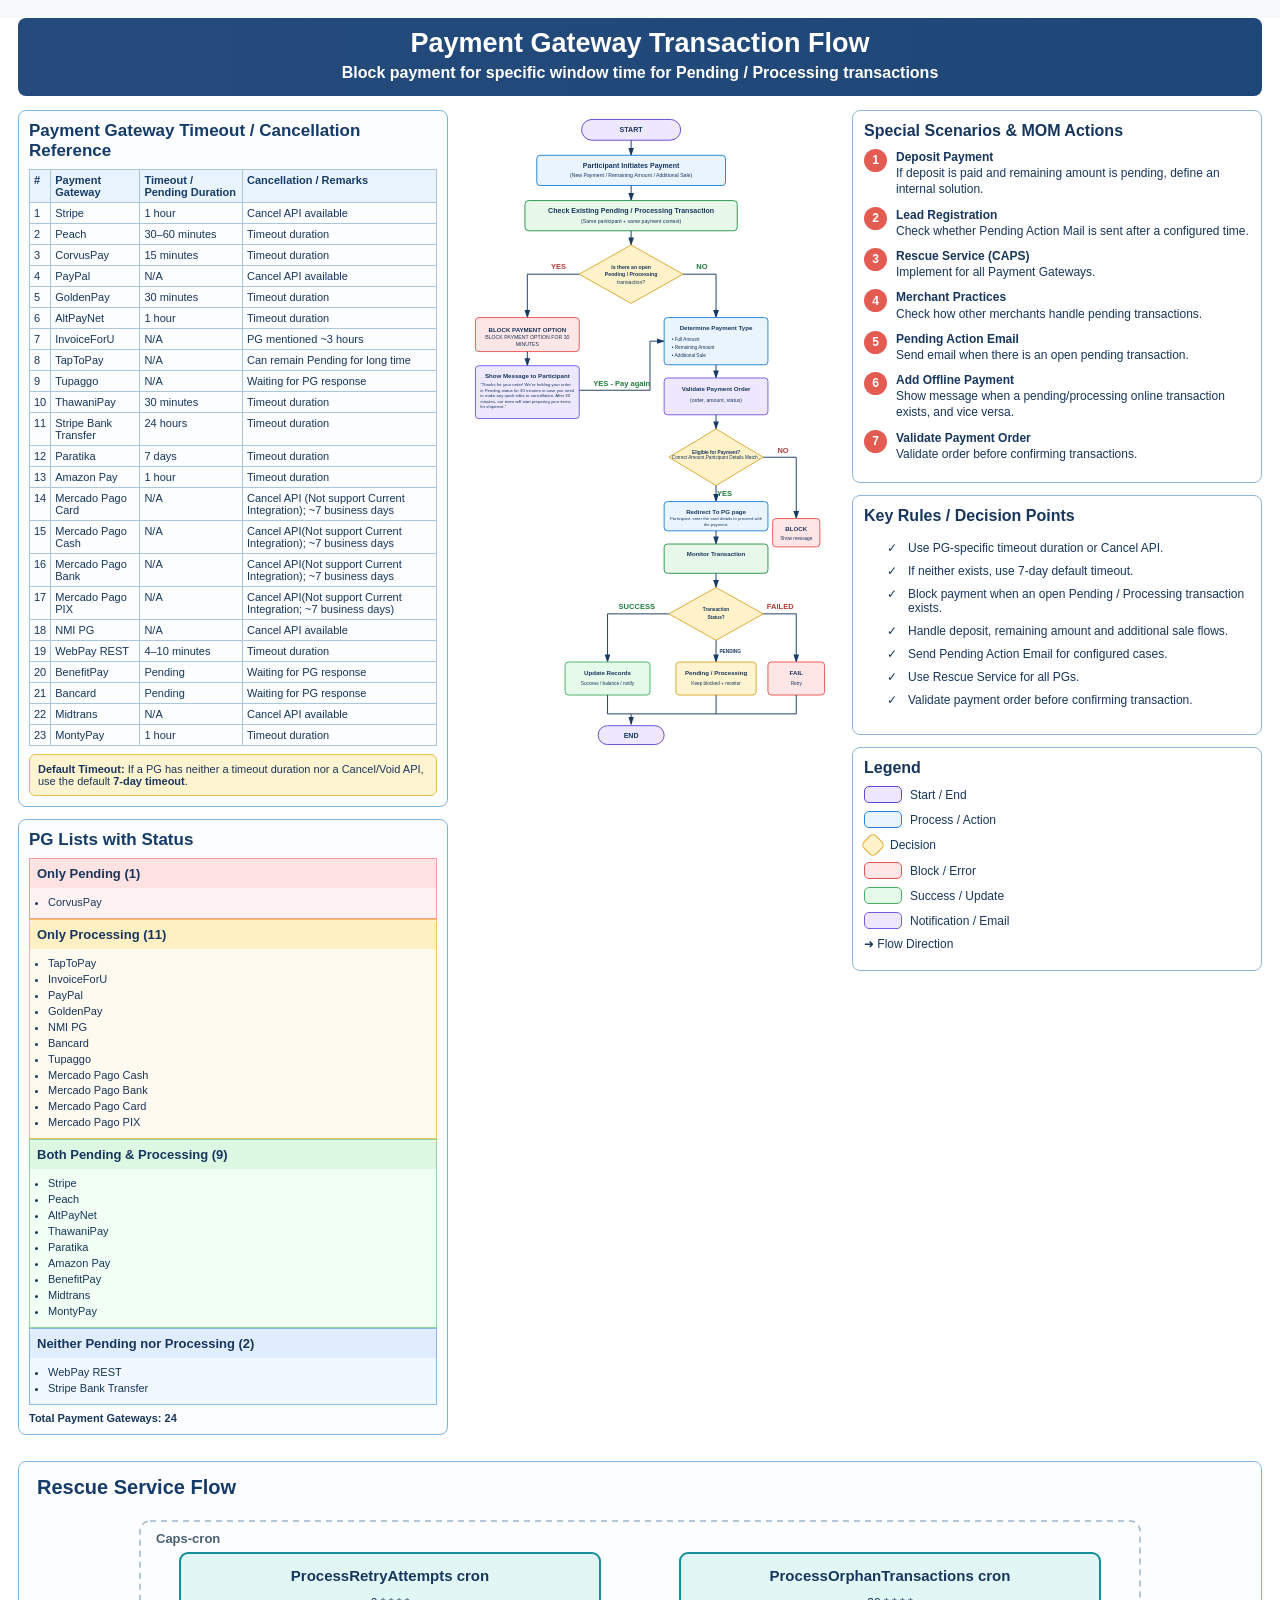
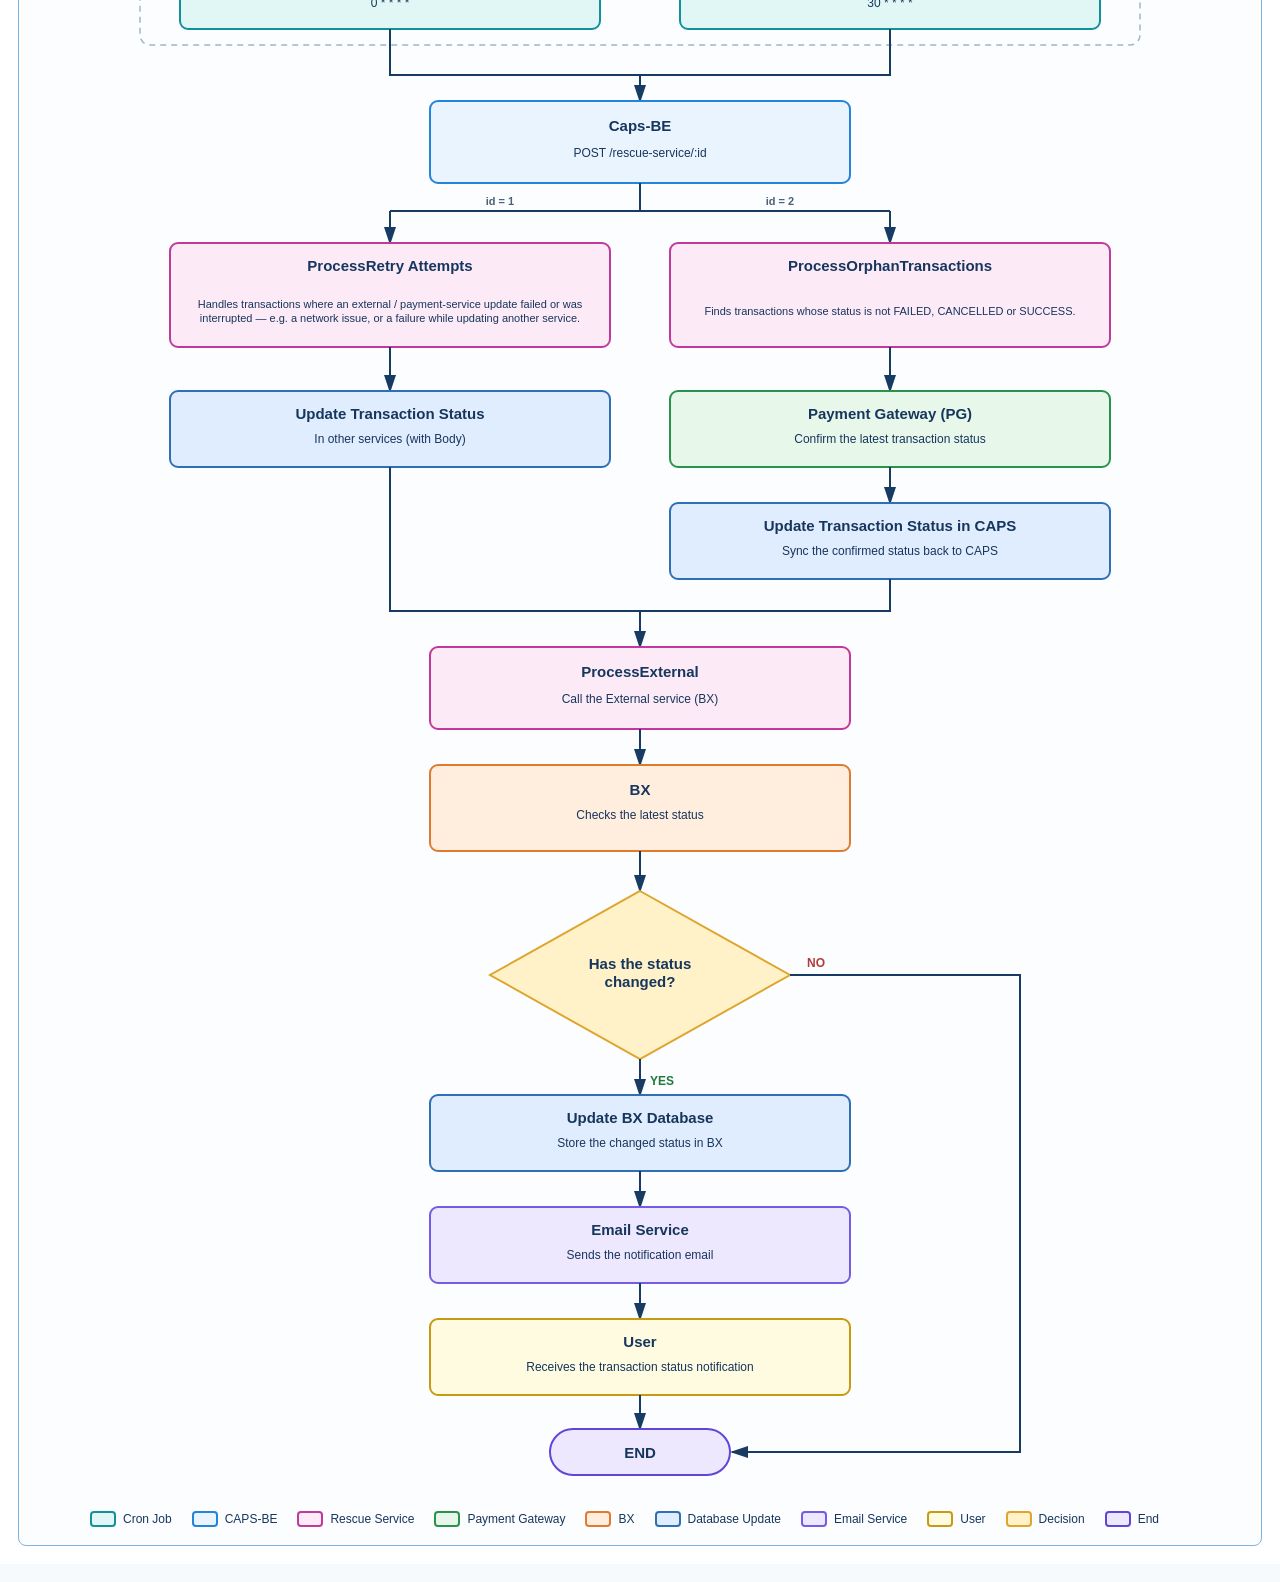
<file: index.html>
<!DOCTYPE html>
<html lang="en">
<head>
<meta charset="UTF-8">
<meta name="viewport" content="width=device-width, initial-scale=1.0">
<title>Payment Gateway Transaction Flow</title>
<link rel="stylesheet" href="style.css">
</head>

<body>
<div class="page">

  <!-- ==================== HEADER ==================== -->
  <header class="header">
    <h1>Payment Gateway Transaction Flow</h1>
    <p>Block payment for specific window time for Pending / Processing transactions</p>
  </header>

  <div class="layout">

    <!-- ==================== LEFT COLUMN ==================== -->
    <section aria-label="Payment gateway reference and status lists">

      <!-- Payment gateway timeout / cancellation reference table -->
      <div class="panel">
        <h2>Payment Gateway Timeout / Cancellation Reference</h2>
        <table>
          <thead>
            <tr>
              <th>#</th>
              <th>Payment Gateway</th>
              <th>Timeout / Pending Duration</th>
              <th>Cancellation / Remarks</th>
            </tr>
          </thead>
          <tbody>
            <tr><td>1</td><td>Stripe</td><td>1 hour</td><td>Cancel API available</td></tr>
            <tr><td>2</td><td>Peach</td><td>30–60 minutes</td><td>Timeout duration</td></tr>
            <tr><td>3</td><td>CorvusPay</td><td>15 minutes</td><td>Timeout duration</td></tr>
            <tr><td>4</td><td>PayPal</td><td>N/A</td><td>Cancel API available</td></tr>
            <tr><td>5</td><td>GoldenPay</td><td>30 minutes</td><td>Timeout duration</td></tr>
            <tr><td>6</td><td>AltPayNet</td><td>1 hour</td><td>Timeout duration</td></tr>
            <tr><td>7</td><td>InvoiceForU</td><td>N/A</td><td>PG mentioned ~3 hours</td></tr>
            <tr><td>8</td><td>TapToPay</td><td>N/A</td><td>Can remain Pending for long time</td></tr>
            <tr><td>9</td><td>Tupaggo</td><td>N/A</td><td>Waiting for PG response</td></tr>
            <tr><td>10</td><td>ThawaniPay</td><td>30 minutes</td><td>Timeout duration</td></tr>
            <tr><td>11</td><td>Stripe Bank Transfer</td><td>24 hours</td><td>Timeout duration</td></tr>
            <tr><td>12</td><td>Paratika</td><td>7 days</td><td>Timeout duration</td></tr>
            <tr><td>13</td><td>Amazon Pay</td><td>1 hour</td><td>Timeout duration</td></tr>
            <tr><td>14</td><td>Mercado Pago Card</td><td>N/A</td><td>Cancel API (Not support Current Integration); ~7 business days</td></tr>
            <tr><td>15</td><td>Mercado Pago Cash</td><td>N/A</td><td>Cancel API(Not support Current Integration); ~7 business days</td></tr>
            <tr><td>16</td><td>Mercado Pago Bank</td><td>N/A</td><td>Cancel API(Not support Current Integration); ~7 business days</td></tr>
            <tr><td>17</td><td>Mercado Pago PIX</td><td>N/A</td><td>Cancel API(Not support Current Integration; ~7 business days)</td></tr>
            <tr><td>18</td><td>NMI PG</td><td>N/A</td><td>Cancel API available</td></tr>
            <tr><td>19</td><td>WebPay REST</td><td>4–10 minutes</td><td>Timeout duration</td></tr>
            <tr><td>20</td><td>BenefitPay</td><td>Pending</td><td>Waiting for PG response</td></tr>
            <tr><td>21</td><td>Bancard</td><td>Pending</td><td>Waiting for PG response</td></tr>
            <tr><td>22</td><td>Midtrans</td><td>N/A</td><td>Cancel API available</td></tr>
            <tr><td>23</td><td>MontyPay</td><td>1 hour</td><td>Timeout duration</td></tr>
          </tbody>
        </table>
        <div class="note"><b>Default Timeout:</b> If a PG has neither a timeout duration nor a Cancel/Void API, use the default <b>7-day timeout</b>.</div>
      </div>

      <!-- Payment gateways grouped by status -->
      <div class="panel status">
        <h2>PG Lists with Status</h2>
        <div class="s1"><h3>Only Pending (1)</h3><ul><li>CorvusPay</li></ul></div>
        <div class="s2"><h3>Only Processing (11)</h3><ul>
          <li>TapToPay</li><li>InvoiceForU</li><li>PayPal</li><li>GoldenPay</li><li>NMI PG</li><li>Bancard</li><li>Tupaggo</li><li>Mercado Pago Cash</li><li>Mercado Pago Bank</li><li>Mercado Pago Card</li><li>Mercado Pago PIX</li>
        </ul></div>
        <div class="s3"><h3>Both Pending &amp; Processing (9)</h3><ul>
          <li>Stripe</li><li>Peach</li><li>AltPayNet</li><li>ThawaniPay</li><li>Paratika</li><li>Amazon Pay</li><li>BenefitPay</li><li>Midtrans</li><li>MontyPay</li>
        </ul></div>
        <div class="s4"><h3>Neither Pending nor Processing (2)</h3><ul><li>WebPay REST</li><li>Stripe Bank Transfer</li></ul></div>
        <div class="total">Total Payment Gateways: 24</div>
      </div>
    </section>

    <!-- ==================== CENTER FLOWCHART ==================== -->
    <section class="center" aria-label="Transaction flow diagram">
      <svg viewBox="0 0 780 1420" xmlns="http://www.w3.org/2000/svg" role="img" aria-label="Payment gateway transaction flow">

        <!-- Shared arrow marker and text/line styles -->
        <defs>
          <marker id="arrow" markerWidth="10" markerHeight="10" refX="8" refY="3" orient="auto">
            <path d="M0,0 L0,6 L9,3 z" fill="#183b63"/>
          </marker>
          <style>
            .t{font-family:Arial,Helvetica,sans-serif;fill:#17365d}
            .title{font-size:15px;font-weight:bold}
            .title-sm{font-size:13px;font-weight:bold}
            .small{font-size:11px}.tiny{font-size:10px}
            .line{stroke:#183b63;stroke-width:2;fill:none;marker-end:url(#arrow)}
            .edge{stroke:#183b63;stroke-width:2;fill:none}
            .tag{font-weight:bold;fill:#b23b3b}
            .tag-y{font-weight:bold;fill:#207a3b}
          </style>
        </defs>

        <!-- ==================== COMMON TOP ==================== -->
        <rect x="245" y="20" width="210" height="44" rx="22" fill="#eee8ff" stroke="#6245d8" stroke-width="2"/>
        <text x="350" y="47" text-anchor="middle" class="t title">START</text>
        <path class="line" d="M350 64V96"/>

        <rect x="150" y="96" width="400" height="64" rx="7" fill="#eaf4ff" stroke="#2384dc" stroke-width="2"/>
        <text x="350" y="122" text-anchor="middle" class="t title">Participant Initiates Payment</text>
        <text x="350" y="143" text-anchor="middle" class="t small">(New Payment / Remaining Amount / Additional Sale)</text>
        <path class="line" d="M350 160V192"/>

        <rect x="125" y="192" width="450" height="64" rx="8" fill="#e7f8ea" stroke="#29934b" stroke-width="2"/>
        <text x="350" y="218" text-anchor="middle" class="t title">Check Existing Pending / Processing Transaction</text>
        <text x="350" y="239" text-anchor="middle" class="t small">(Same participant + same payment context)</text>
        <path class="line" d="M350 256V286"/>

        <polygon points="350,286 460,348 350,410 240,348" fill="#fff2c8" stroke="#dfa52d" stroke-width="2"/>
        <text x="350" y="336" text-anchor="middle" class="t small" font-weight="bold">Is there an open</text>
        <text x="350" y="352" text-anchor="middle" class="t small" font-weight="bold">Pending / Processing</text>
        <text x="350" y="368" text-anchor="middle" class="t small">transaction?</text>

        <!-- ==================== LEFT LANE : YES ==================== -->
        <path class="edge" d="M240 348H130V438"/>
        <path class="line" d="M130 438V440"/>
        <text x="196" y="338" text-anchor="middle" class="t tag">YES</text>

        <rect x="20" y="440" width="220" height="72" rx="7" fill="#ffe6e6" stroke="#ef5350" stroke-width="2"/>
        <text x="130" y="470" text-anchor="middle" class="t title-sm">BLOCK PAYMENT OPTION</text>
        <foreignObject x="30" y="476" width="200" height="32">
          <div xmlns="http://www.w3.org/1999/xhtml" class="flow-note flow-note-md">BLOCK PAYMENT OPTION FOR 30 MINUTES</div>
        </foreignObject>
        <path class="line" d="M130 512V542"/>

        <rect x="20" y="542" width="220" height="112" rx="7" fill="#eee8ff" stroke="#745ce6" stroke-width="2"/>
        <text x="130" y="568" text-anchor="middle" class="t title-sm">Show Message to Participant</text>
        <foreignObject x="30" y="578" width="200" height="68">
          <div xmlns="http://www.w3.org/1999/xhtml" class="flow-note flow-note-left">"Thanks for your order! We're holding your order in Pending status for 30 minutes in case you need to make any quick edits or cancellation. After 30 minutes, our team will start preparing your items for shipment."</div>
        </foreignObject>

        <!-- If the participant is willing to pay again, redirect to Determine Payment Type -->
        <path class="line" d="M240 594H390V490H420"/>
        <text x="330" y="584" text-anchor="middle" class="t tag-y">YES - Pay again</text>

        <!-- ==================== RIGHT LANE : NO ==================== -->
        <path class="edge" d="M460 348H530V438"/>
        <path class="line" d="M530 438V440"/>
        <text x="500" y="338" text-anchor="middle" class="t tag-y">NO</text>

        <rect x="420" y="440" width="220" height="100" rx="7" fill="#eaf4ff" stroke="#2384dc" stroke-width="2"/>
        <text x="530" y="466" text-anchor="middle" class="t title-sm">Determine Payment Type</text>
        <text x="436" y="490" class="t tiny">• Full Amount</text>
        <text x="436" y="507" class="t tiny">• Remaining Amount</text>
        <text x="436" y="524" class="t tiny">• Additional Sale</text>
        <path class="line" d="M530 540V568"/>

        <rect x="420" y="568" width="220" height="78" rx="7" fill="#eee8ff" stroke="#745ce6" stroke-width="2"/>
        <text x="530" y="596" text-anchor="middle" class="t title-sm">Validate Payment Order</text>
        <text x="530" y="618" text-anchor="middle" class="t small">(order, amount, status)</text>
        <path class="line" d="M530 646V676"/>

        <polygon points="530,676 630,736 530,796 430,736" fill="#fff2c8" stroke="#dfa52d" stroke-width="2"/>
        <text x="530" y="730" text-anchor="middle" class="t tiny" font-weight="bold">Eligible for Payment?</text>
        <text x="530" y="740" text-anchor="middle" class="t tiny">Correct Amount,Participant Details Match .</text>

        <!-- Ineligible branch to the right -->
        <path class="edge" d="M630 736H700V864"/>
        <path class="line" d="M700 864V866"/>
        <text x="672" y="726" text-anchor="middle" class="t tag">NO</text>
        <rect x="650" y="866" width="100" height="60" rx="7" fill="#ffe6e6" stroke="#ef5350" stroke-width="2"/>
        <text x="700" y="892" text-anchor="middle" class="t title-sm">BLOCK</text>
        <text x="700" y="911" text-anchor="middle" class="t tiny">Show message</text>

        <!-- Eligible continuation -->
        <path class="line" d="M530 796V830"/>
        <text x="548" y="818" text-anchor="middle" class="t tag-y">YES</text>
        <rect x="420" y="830" width="220" height="62" rx="7" fill="#eaf4ff" stroke="#2384dc" stroke-width="2"/>
        <text x="530" y="856" text-anchor="middle" class="t title-sm">Redirect To PG page</text>
        <foreignObject x="430" y="862" width="200" height="28">
          <div xmlns="http://www.w3.org/1999/xhtml" class="flow-note">Participant, enter the card details to proceed with the payment.</div>
        </foreignObject>
        <path class="line" d="M530 892V920"/>

        <rect x="420" y="920" width="220" height="62" rx="7" fill="#e7f8ea" stroke="#29934b" stroke-width="2"/>
        <text x="530" y="946" text-anchor="middle" class="t title-sm">Monitor Transaction</text>
        <path class="line" d="M530 982V1012"/>

        <polygon points="530,1012 630,1068 530,1124 430,1068" fill="#fff2c8" stroke="#dfa52d" stroke-width="2"/>
        <text x="530" y="1062" text-anchor="middle" class="t tiny" font-weight="bold">Transaction</text>
        <text x="530" y="1078" text-anchor="middle" class="t tiny" font-weight="bold">Status?</text>

        <!-- ==================== OUTCOMES ==================== -->
        <!-- SUCCESS -> left outcome -->
        <path class="edge" d="M430 1068H300V1168"/>
        <path class="line" d="M300 1168V1170"/>
        <text x="362" y="1058" text-anchor="middle" class="t tag-y">SUCCESS</text>
        <rect x="210" y="1170" width="180" height="70" rx="7" fill="#e5fae9" stroke="#4cae65" stroke-width="2"/>
        <text x="300" y="1198" text-anchor="middle" class="t title-sm">Update Records</text>
        <text x="300" y="1218" text-anchor="middle" class="t tiny">Success / balance / notify</text>

        <!-- PENDING -> center outcome -->
        <path class="line" d="M530 1124V1170"/>
        <text x="560" y="1152" text-anchor="middle" class="t tiny" font-weight="bold">PENDING</text>
        <rect x="445" y="1170" width="170" height="70" rx="7" fill="#fff4cf" stroke="#dfa52d" stroke-width="2"/>
        <text x="530" y="1198" text-anchor="middle" class="t title-sm">Pending / Processing</text>
        <text x="530" y="1218" text-anchor="middle" class="t tiny">Keep blocked + monitor</text>

        <!-- FAIL -> right outcome -->
        <path class="edge" d="M630 1068H700V1168"/>
        <path class="line" d="M700 1168V1170"/>
        <text x="666" y="1058" text-anchor="middle" class="t tag">FAILED</text>
        <rect x="640" y="1170" width="120" height="70" rx="7" fill="#ffe6e6" stroke="#ef5350" stroke-width="2"/>
        <text x="700" y="1198" text-anchor="middle" class="t title-sm">FAIL</text>
        <text x="700" y="1218" text-anchor="middle" class="t tiny">Retry</text>

        <!-- ==================== MERGE BUS -> END ==================== -->
        <path class="edge" d="M300 1240V1280"/>
        <path class="edge" d="M530 1240V1280"/>
        <path class="edge" d="M700 1240V1280"/>
        <path class="edge" d="M300 1280H700"/>
        <path class="line" d="M350 1280V1302"/>

        <rect x="280" y="1305" width="140" height="40" rx="20" fill="#eee8ff" stroke="#6245d8" stroke-width="2"/>
        <text x="350" y="1331" text-anchor="middle" class="t title">END</text>

      </svg>
    </section>

    <!-- ==================== RIGHT COLUMN ==================== -->
    <section class="right" aria-label="Scenarios, rules and legend">

      <!-- Special scenarios and MOM actions -->
      <div class="box">
        <h3>Special Scenarios &amp; MOM Actions</h3>
        <div class="action"><span class="num">1</span><div><b>Deposit Payment</b><br>If deposit is paid and remaining amount is pending, define an internal solution.</div></div>
        <div class="action"><span class="num">2</span><div><b>Lead Registration</b><br>Check whether Pending Action Mail is sent after a configured time.</div></div>
        <div class="action"><span class="num">3</span><div><b>Rescue Service (CAPS)</b><br>Implement for all Payment Gateways.</div></div>
        <div class="action"><span class="num">4</span><div><b>Merchant Practices</b><br>Check how other merchants handle pending transactions.</div></div>
        <div class="action"><span class="num">5</span><div><b>Pending Action Email</b><br>Send email when there is an open pending transaction.</div></div>
        <div class="action"><span class="num">6</span><div><b>Add Offline Payment</b><br>Show message when a pending/processing online transaction exists, and vice versa.</div></div>
        <div class="action"><span class="num">7</span><div><b>Validate Payment Order</b><br>Validate order before confirming transactions.</div></div>
      </div>

      <!-- Key rules / decision points -->
      <div class="box rules">
        <h3>Key Rules / Decision Points</h3>
        <ul>
          <li>Use PG-specific timeout duration or Cancel API.</li>
          <li>If neither exists, use 7-day default timeout.</li>
          <li>Block payment when an open Pending / Processing transaction exists.</li>
          <li>Handle deposit, remaining amount and additional sale flows.</li>
          <li>Send Pending Action Email for configured cases.</li>
          <li>Use Rescue Service for all PGs.</li>
          <li>Validate payment order before confirming transaction.</li>
        </ul>
      </div>

      <!-- Legend -->
      <div class="box legend">
        <h3>Legend</h3>
        <div><span class="sw start"></span> Start / End</div>
        <div><span class="sw process"></span> Process / Action</div>
        <div><span class="sw decision"></span> Decision</div>
        <div><span class="sw block"></span> Block / Error</div>
        <div><span class="sw success"></span> Success / Update</div>
        <div><span class="sw mail"></span> Notification / Email</div>
        <div>➜ Flow Direction</div>
      </div>
    </section>

  </div>

  <!-- ==================== RESCUE SERVICE FLOW ==================== -->
  <section class="rescue" aria-label="Rescue service flow diagram">
    <h2>Rescue Service Flow</h2>

    <svg viewBox="0 0 1100 1590" xmlns="http://www.w3.org/2000/svg" role="img" aria-label="Rescue service flow diagram: caps-cron to caps-be to rescue service workers to PG, CAPS, BX, email and user">

      <defs>
        <marker id="rs-arrow" markerWidth="10" markerHeight="10" refX="8" refY="3" orient="auto">
          <path d="M0,0 L0,6 L9,3 z" fill="#183b63"/>
        </marker>
      </defs>

      <!-- ==================== CAPS-CRON ==================== -->
      <rect x="50" y="16" width="1000" height="124" rx="10" fill="none" stroke="#9db6cc" stroke-width="1.5" stroke-dasharray="6 5"/>
      <text x="66" y="38" class="rs-t rs-group-label">Caps-cron</text>

      <rect x="90" y="48" width="420" height="76" rx="8" fill="#e0f7f6" stroke="#12909b" stroke-width="2"/>
      <text x="300" y="76" text-anchor="middle" class="rs-t rs-title">ProcessRetryAttempts cron</text>
      <text x="300" y="102" text-anchor="middle" class="rs-t rs-sub">0 * * * *</text>

      <rect x="590" y="48" width="420" height="76" rx="8" fill="#e0f7f6" stroke="#12909b" stroke-width="2"/>
      <text x="800" y="76" text-anchor="middle" class="rs-t rs-title">ProcessOrphanTransactions cron</text>
      <text x="800" y="102" text-anchor="middle" class="rs-t rs-sub">30 * * * *</text>

      <path class="rs-edge" d="M300 124V170H550"/>
      <path class="rs-edge" d="M800 124V170H550"/>
      <path class="rs-line" d="M550 170V196"/>

      <!-- ==================== CAPS-BE ==================== -->
      <rect x="340" y="196" width="420" height="82" rx="8" fill="#eaf4ff" stroke="#2384dc" stroke-width="2"/>
      <text x="550" y="226" text-anchor="middle" class="rs-t rs-title">Caps-BE</text>
      <text x="550" y="252" text-anchor="middle" class="rs-t rs-sub">POST /rescue-service/:id</text>

      <path class="rs-edge" d="M550 278V306H300"/>
      <path class="rs-edge" d="M550 306H800"/>
      <text x="410" y="300" text-anchor="middle" class="rs-t rs-tag-id">id = 1</text>
      <text x="690" y="300" text-anchor="middle" class="rs-t rs-tag-id">id = 2</text>
      <path class="rs-line" d="M300 306V338"/>
      <path class="rs-line" d="M800 306V338"/>

      <!-- ==================== LANE 1 : ProcessExternalAttempts ==================== -->
      <rect x="80" y="338" width="440" height="104" rx="8" fill="#fdeaf7" stroke="#c0399b" stroke-width="2"/>
      <text x="300" y="366" text-anchor="middle" class="rs-t rs-title">ProcessRetry Attempts</text>
      <foreignObject x="100" y="378" width="400" height="56">
        <div xmlns="http://www.w3.org/1999/xhtml" class="rs-note">Handles transactions where an external / payment-service update failed or was interrupted — e.g. a network issue, or a failure while updating another service.</div>
      </foreignObject>

      <path class="rs-line" d="M300 442V486"/>
      <rect x="80" y="486" width="440" height="76" rx="8" fill="#dfedff" stroke="#2f6fb5" stroke-width="2"/>
      <text x="300" y="514" text-anchor="middle" class="rs-t rs-title">Update Transaction Status</text>
      <text x="300" y="538" text-anchor="middle" class="rs-t rs-sub">In other services (with Body)</text>

      <!-- ==================== LANE 2 : ProcessOrphanTransactions ==================== -->
      <rect x="580" y="338" width="440" height="104" rx="8" fill="#fdeaf7" stroke="#c0399b" stroke-width="2"/>
      <text x="800" y="366" text-anchor="middle" class="rs-t rs-title">ProcessOrphanTransactions</text>
      <foreignObject x="600" y="378" width="400" height="56">
        <div xmlns="http://www.w3.org/1999/xhtml" class="rs-note">Finds transactions whose status is not FAILED, CANCELLED or SUCCESS.</div>
      </foreignObject>

      <path class="rs-line" d="M800 442V486"/>
      <rect x="580" y="486" width="440" height="76" rx="8" fill="#e7f8ea" stroke="#29934b" stroke-width="2"/>
      <text x="800" y="514" text-anchor="middle" class="rs-t rs-title">Payment Gateway (PG)</text>
      <text x="800" y="538" text-anchor="middle" class="rs-t rs-sub">Confirm the latest transaction status</text>

      <path class="rs-line" d="M800 562V598"/>
      <rect x="580" y="598" width="440" height="76" rx="8" fill="#dfedff" stroke="#2f6fb5" stroke-width="2"/>
      <text x="800" y="626" text-anchor="middle" class="rs-t rs-title">Update Transaction Status in CAPS</text>
      <text x="800" y="650" text-anchor="middle" class="rs-t rs-sub">Sync the confirmed status back to CAPS</text>

      <!-- ==================== RESCUE SERVICE ==================== -->
      <path class="rs-edge" d="M300 562V706H550"/>
      <path class="rs-edge" d="M800 674V706H550"/>
      <path class="rs-line" d="M550 706V742"/>

      <rect x="340" y="742" width="420" height="82" rx="8" fill="#fdeaf7" stroke="#c0399b" stroke-width="2"/>
      <text x="550" y="772" text-anchor="middle" class="rs-t rs-title">ProcessExternal</text>
      <text x="550" y="798" text-anchor="middle" class="rs-t rs-sub">Call the External service (BX)</text>

      <path class="rs-line" d="M550 824V860"/>

      <!-- ==================== BX ==================== -->
      <rect x="340" y="860" width="420" height="86" rx="8" fill="#ffeede" stroke="#e07a2f" stroke-width="2"/>
      <text x="550" y="890" text-anchor="middle" class="rs-t rs-title">BX</text>
      <text x="550" y="914" text-anchor="middle" class="rs-t rs-sub">Checks the latest status</text>

      <path class="rs-line" d="M550 946V986"/>

      <!-- ==================== DECISION ==================== -->
      <polygon points="550,986 700,1070 550,1154 400,1070" fill="#fff2c8" stroke="#dfa52d" stroke-width="2"/>
      <text x="550" y="1064" text-anchor="middle" class="rs-t rs-title">Has the status</text>
      <text x="550" y="1082" text-anchor="middle" class="rs-t rs-title">changed?</text>

      <!-- YES -> update BX database, email, user, end -->
      <path class="rs-line" d="M550 1154V1190"/>
      <text x="572" y="1180" text-anchor="middle" class="rs-t rs-tag-y">YES</text>

      <rect x="340" y="1190" width="420" height="76" rx="8" fill="#dfedff" stroke="#2f6fb5" stroke-width="2"/>
      <text x="550" y="1218" text-anchor="middle" class="rs-t rs-title">Update BX Database</text>
      <text x="550" y="1242" text-anchor="middle" class="rs-t rs-sub">Store the changed status in BX</text>

      <path class="rs-line" d="M550 1266V1302"/>

      <rect x="340" y="1302" width="420" height="76" rx="8" fill="#eee8ff" stroke="#745ce6" stroke-width="2"/>
      <text x="550" y="1330" text-anchor="middle" class="rs-t rs-title">Email Service</text>
      <text x="550" y="1354" text-anchor="middle" class="rs-t rs-sub">Sends the notification email</text>

      <path class="rs-line" d="M550 1378V1414"/>

      <rect x="340" y="1414" width="420" height="76" rx="8" fill="#fffbe0" stroke="#c69a12" stroke-width="2"/>
      <text x="550" y="1442" text-anchor="middle" class="rs-t rs-title">User</text>
      <text x="550" y="1466" text-anchor="middle" class="rs-t rs-sub">Receives the transaction status notification</text>

      <path class="rs-line" d="M550 1490V1524"/>

      <!-- NO -> status unchanged, straight to end -->
      <path class="rs-line" d="M700 1070H930V1547H642"/>
      <text x="726" y="1062" text-anchor="middle" class="rs-t rs-tag">NO</text>

      <rect x="460" y="1524" width="180" height="46" rx="23" fill="#eee8ff" stroke="#6245d8" stroke-width="2"/>
      <text x="550" y="1553" text-anchor="middle" class="rs-t rs-title">END</text>

    </svg>

    <div class="rs-legend">
      <span><i class="rs-sw rs-cron"></i>Cron Job</span>
      <span><i class="rs-sw rs-be"></i>CAPS-BE</span>
      <span><i class="rs-sw rs-rescue"></i>Rescue Service</span>
      <span><i class="rs-sw rs-pg"></i>Payment Gateway</span>
      <span><i class="rs-sw rs-bx"></i>BX</span>
      <span><i class="rs-sw rs-db"></i>Database Update</span>
      <span><i class="rs-sw rs-email"></i>Email Service</span>
      <span><i class="rs-sw rs-user"></i>User</span>
      <span><i class="rs-sw rs-decision"></i>Decision</span>
      <span><i class="rs-sw rs-end"></i>End</span>
    </div>
  </section>
</div>
</body>
</html>
</file>
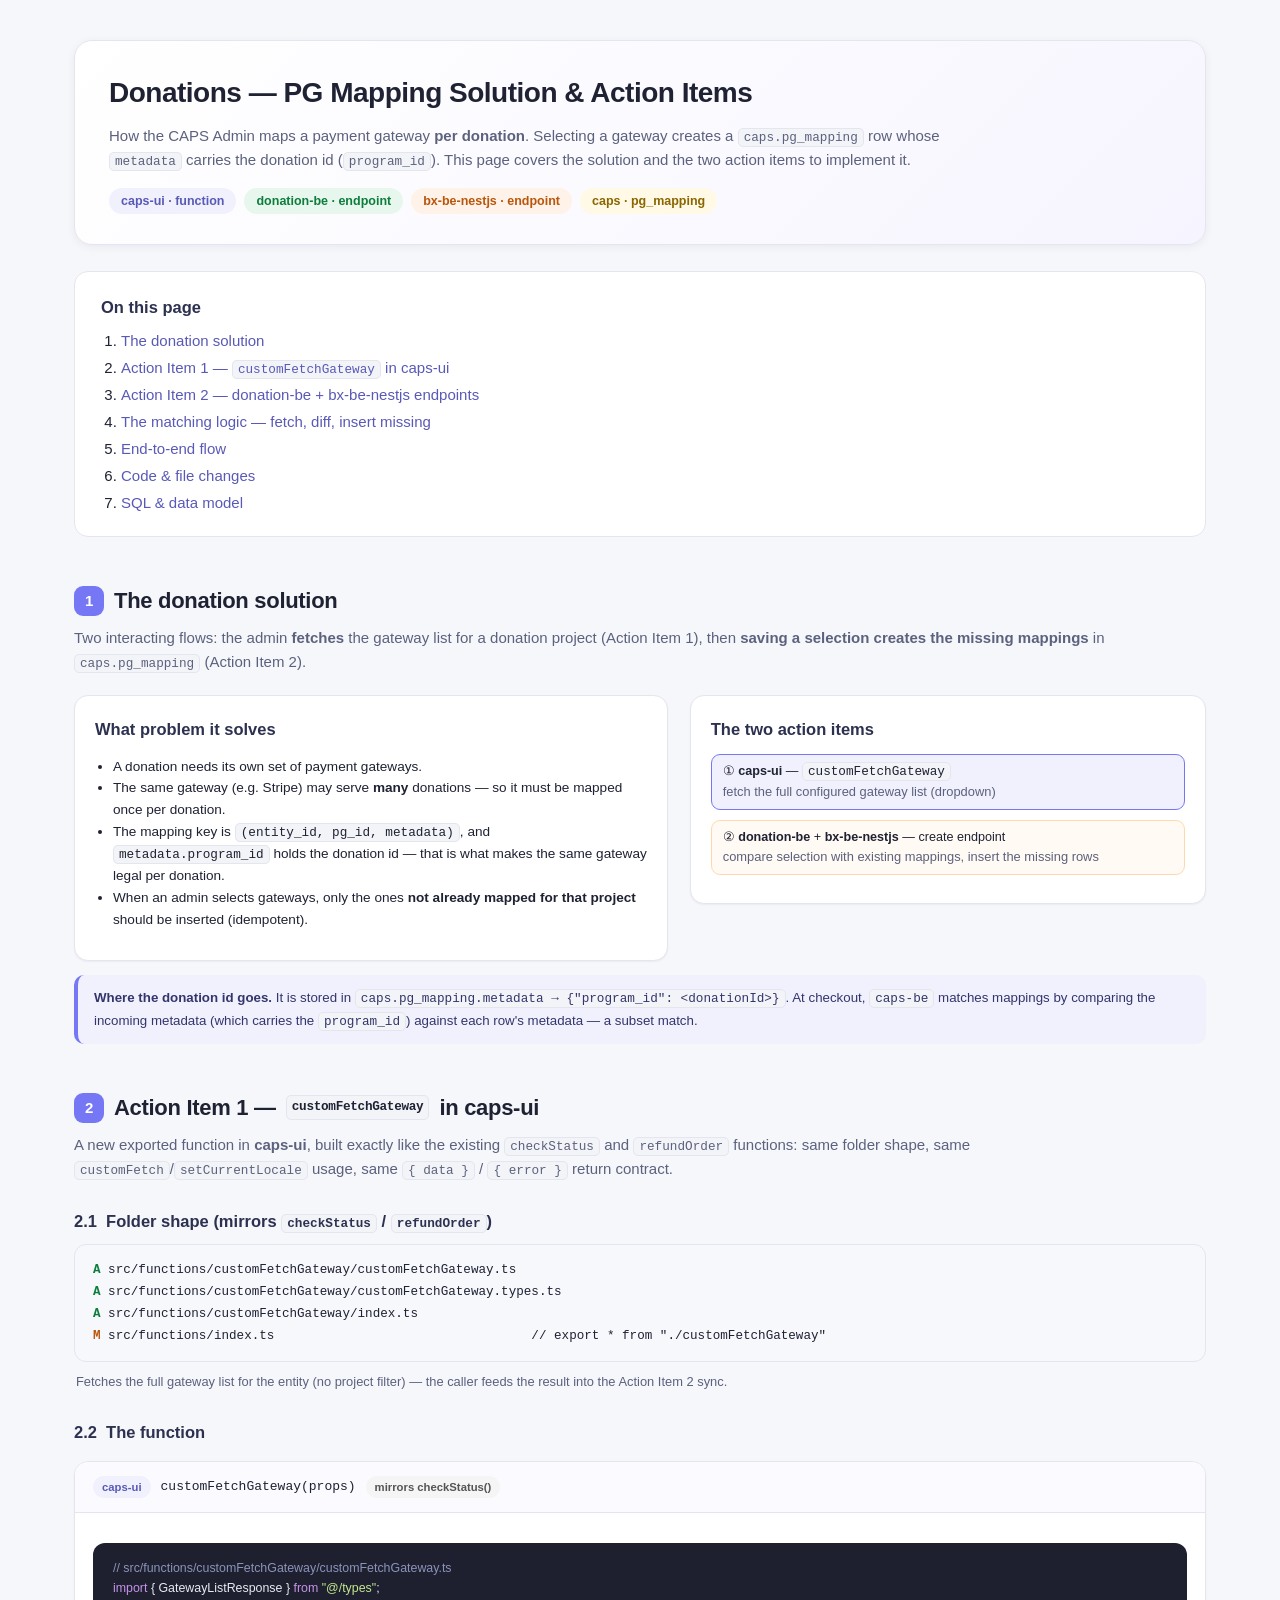
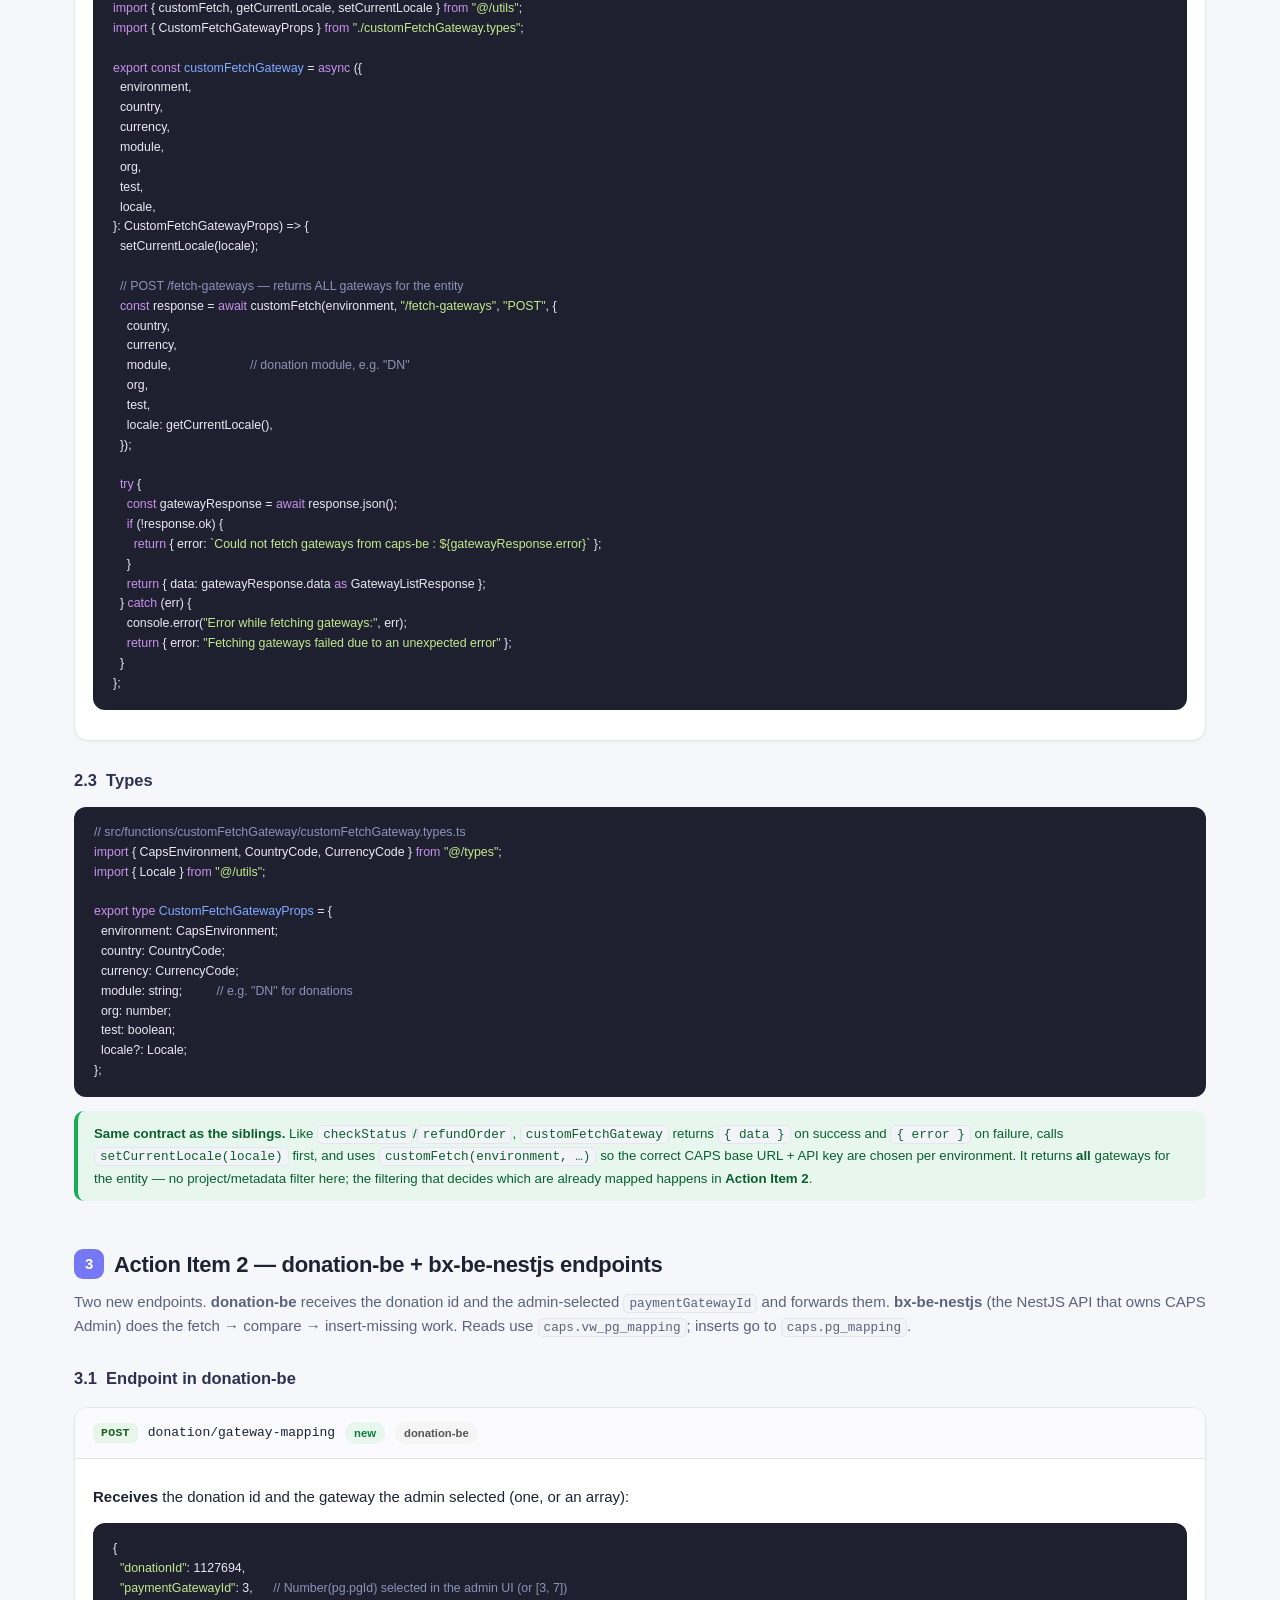
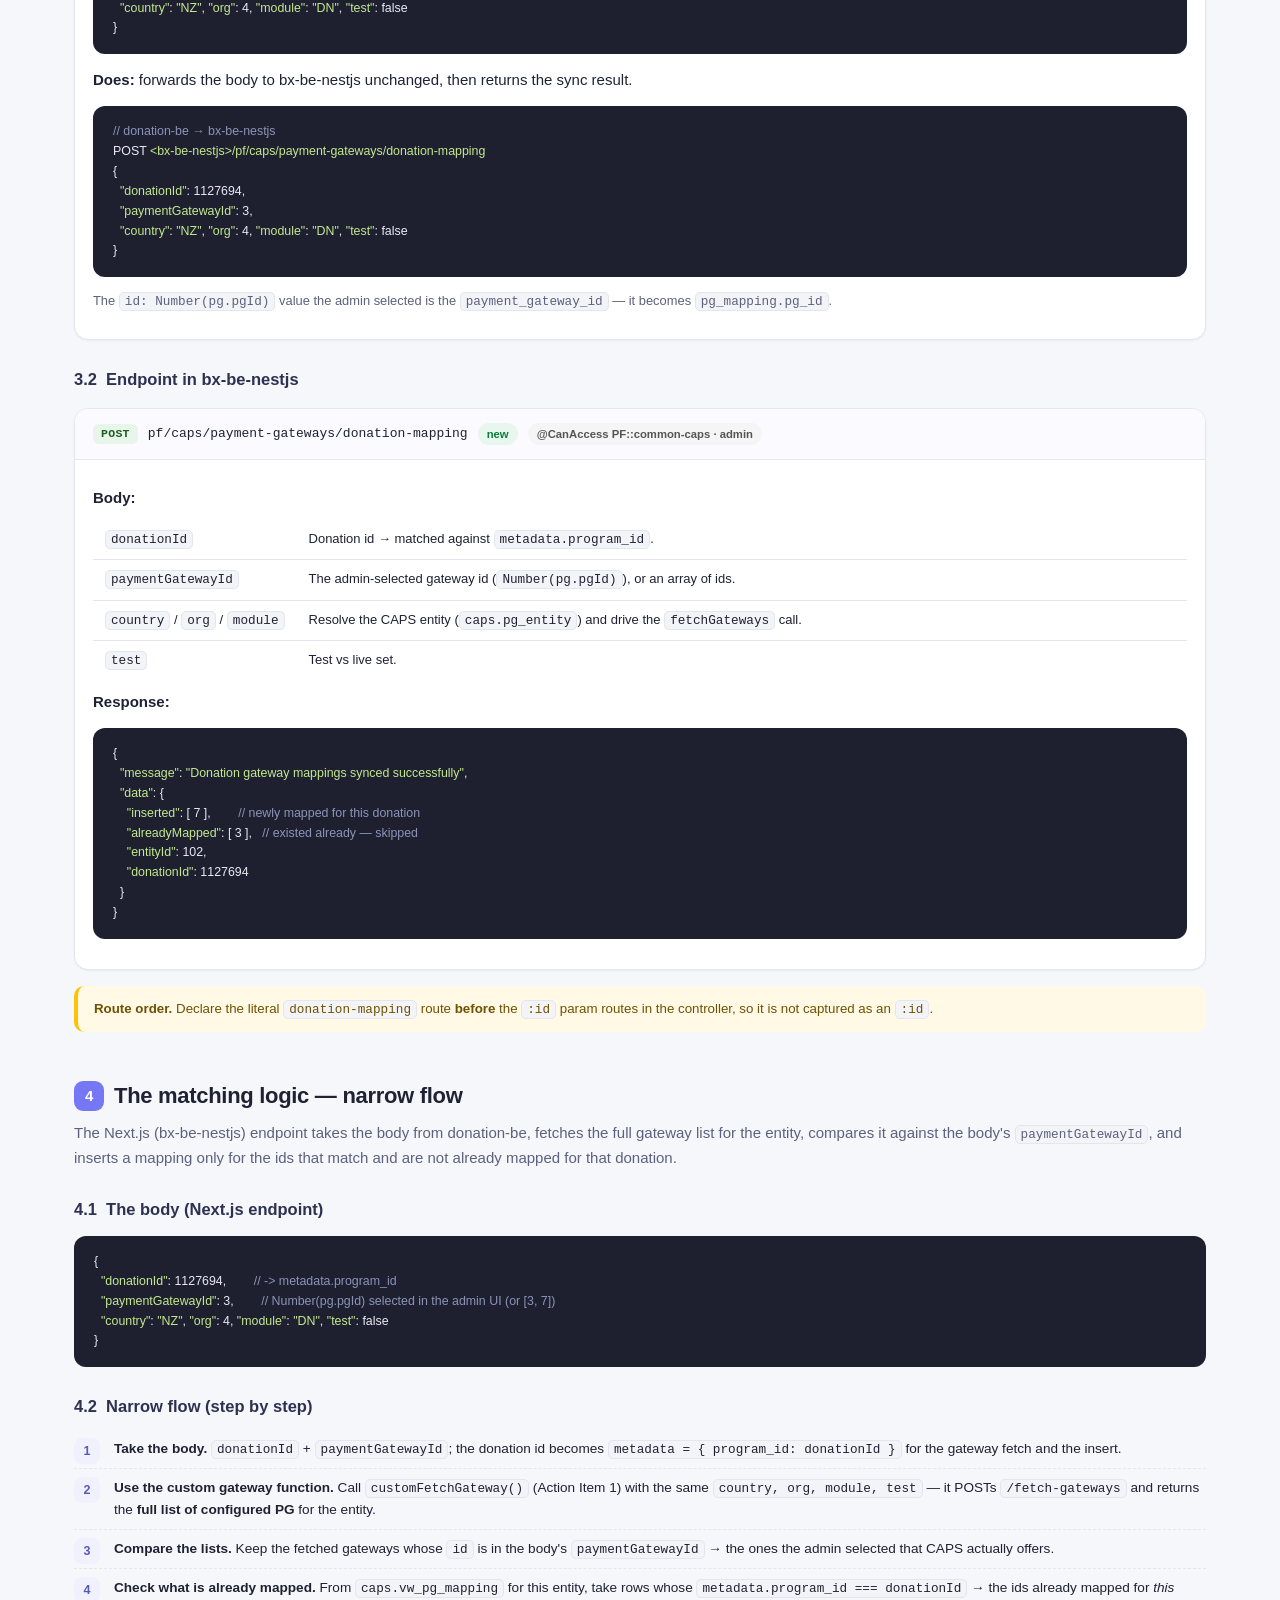
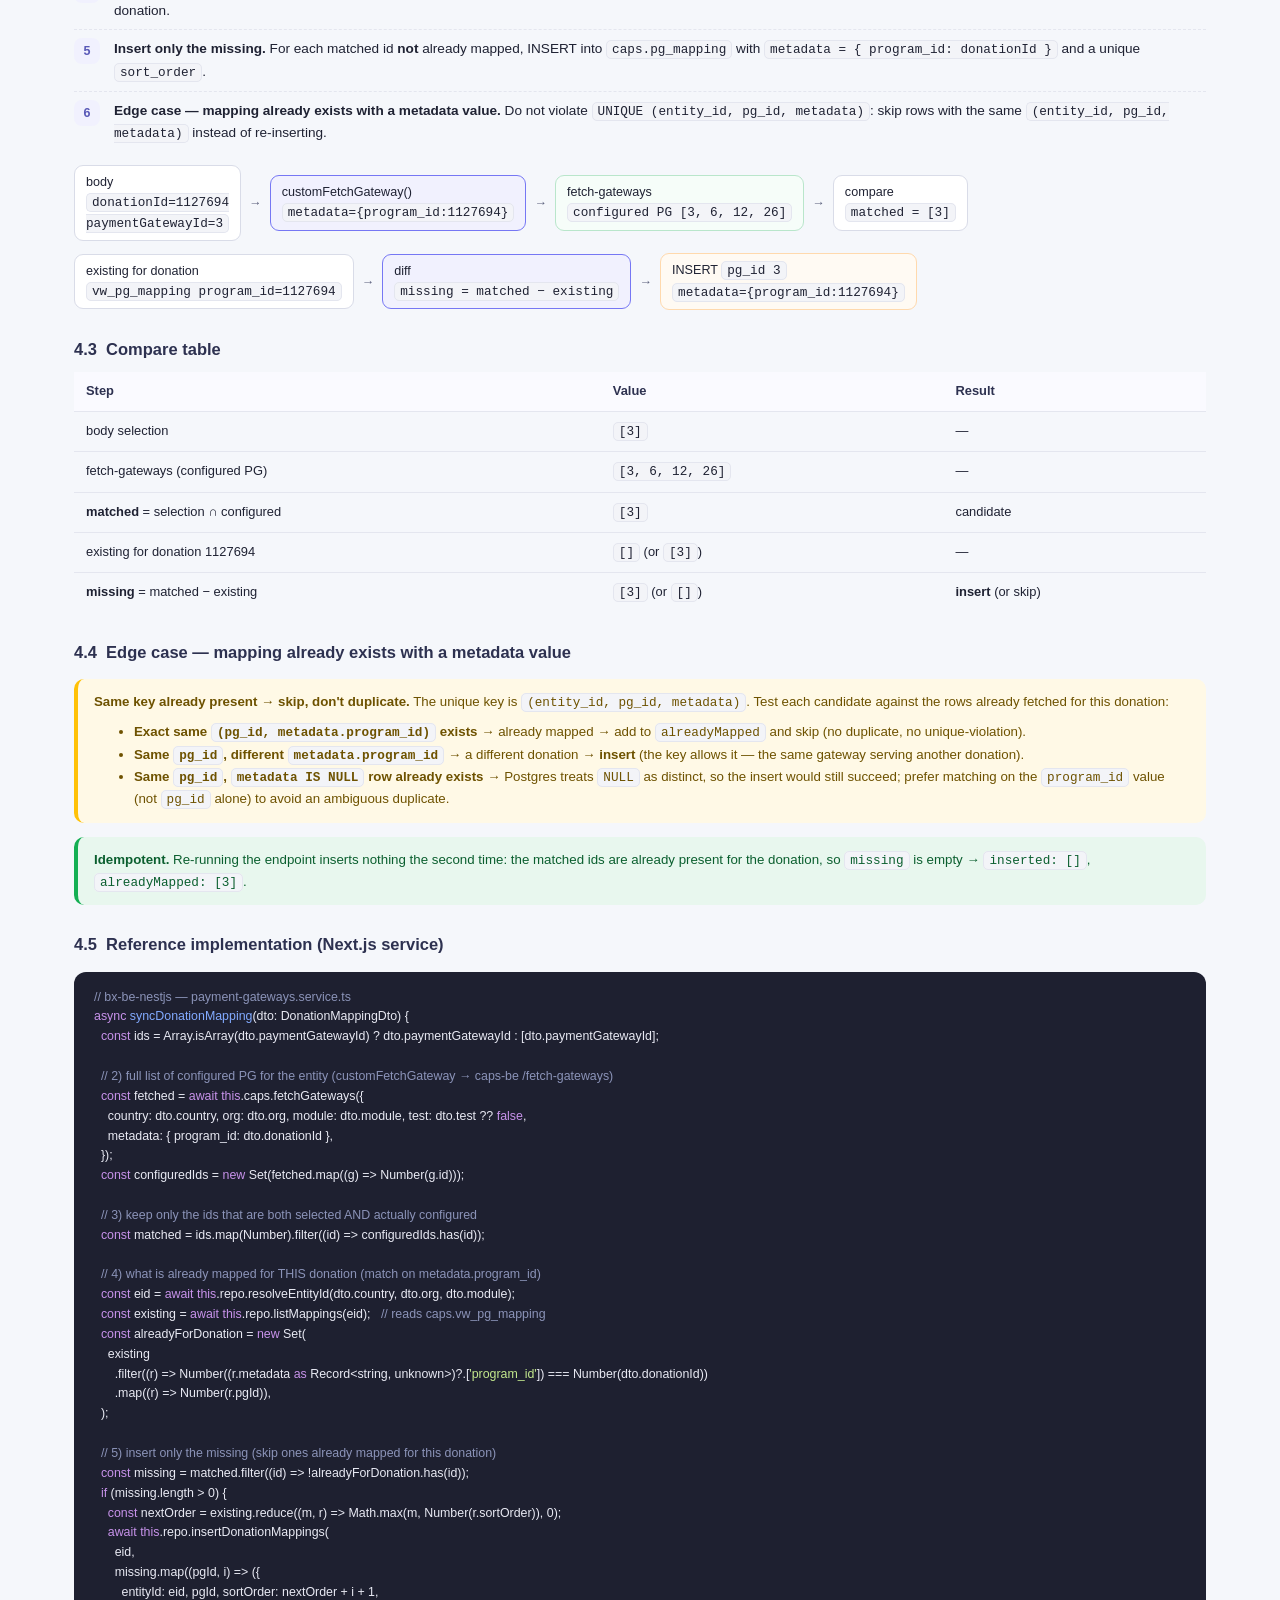
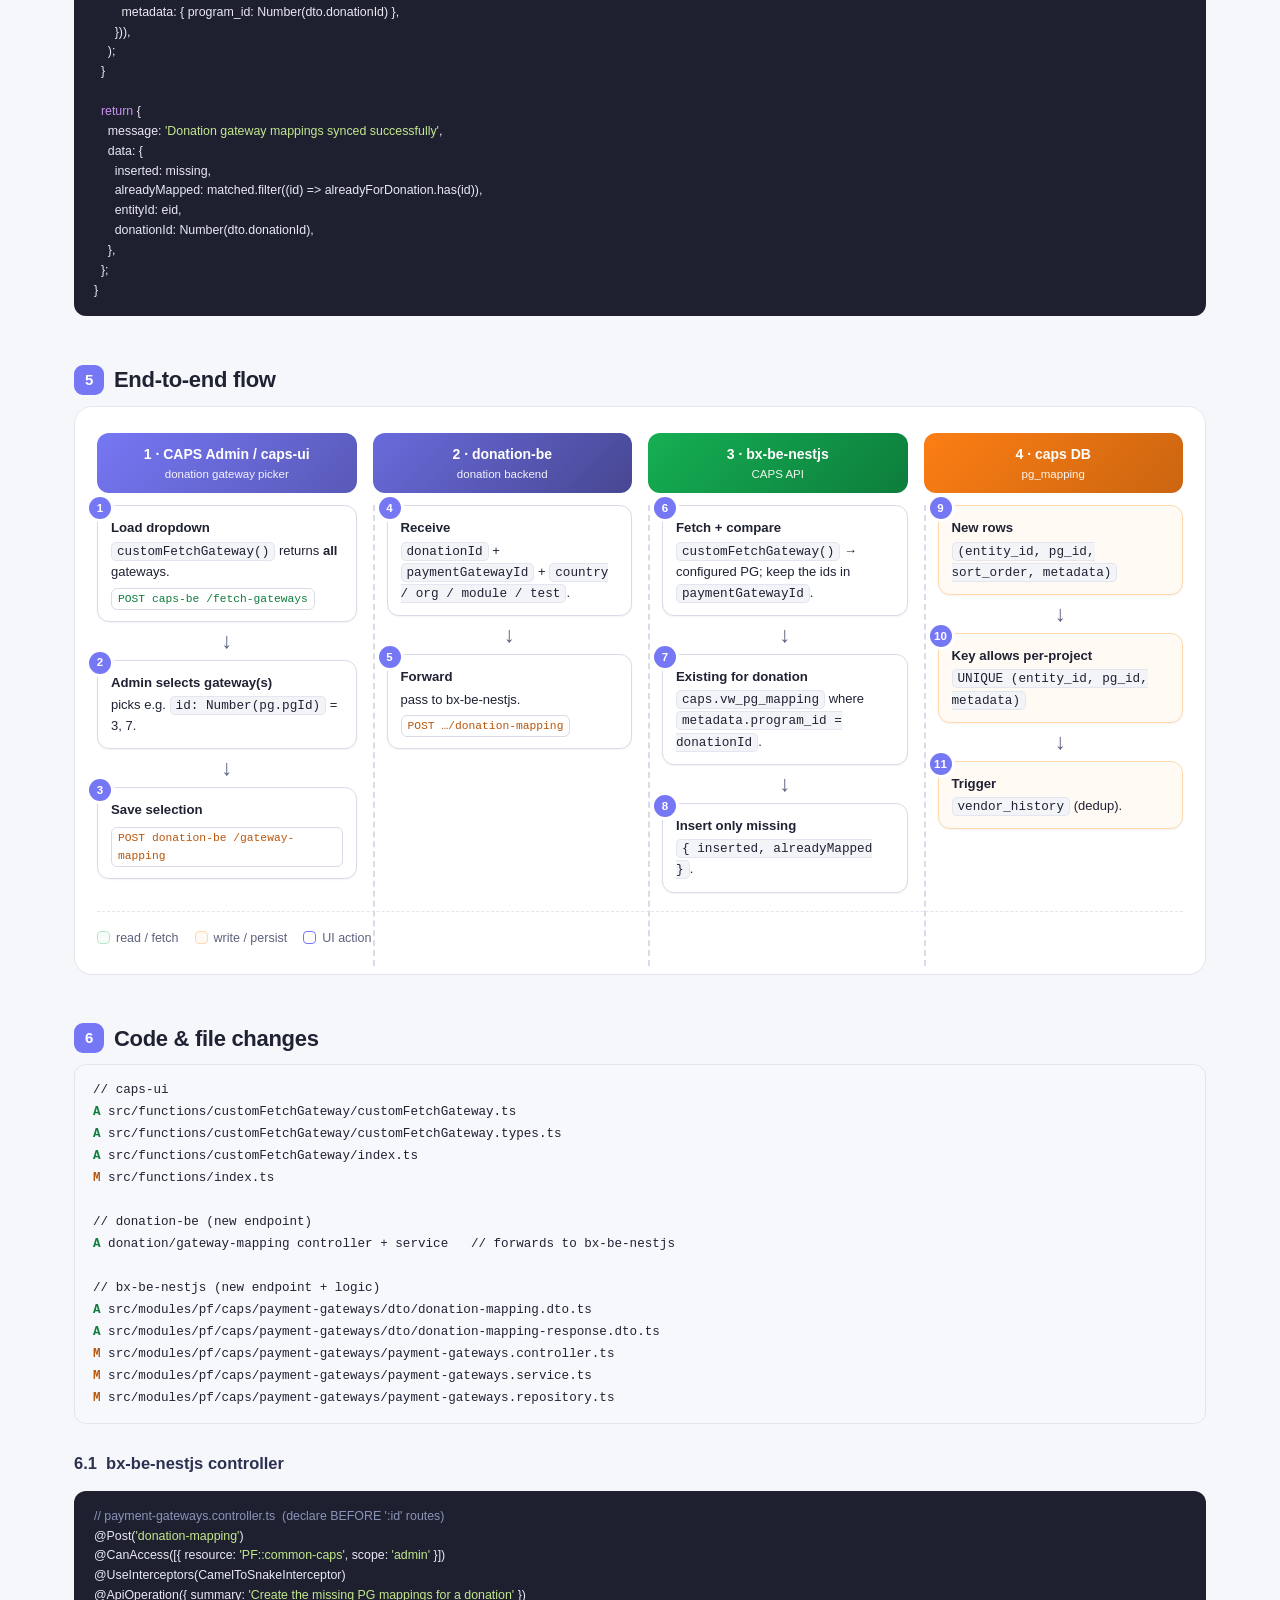
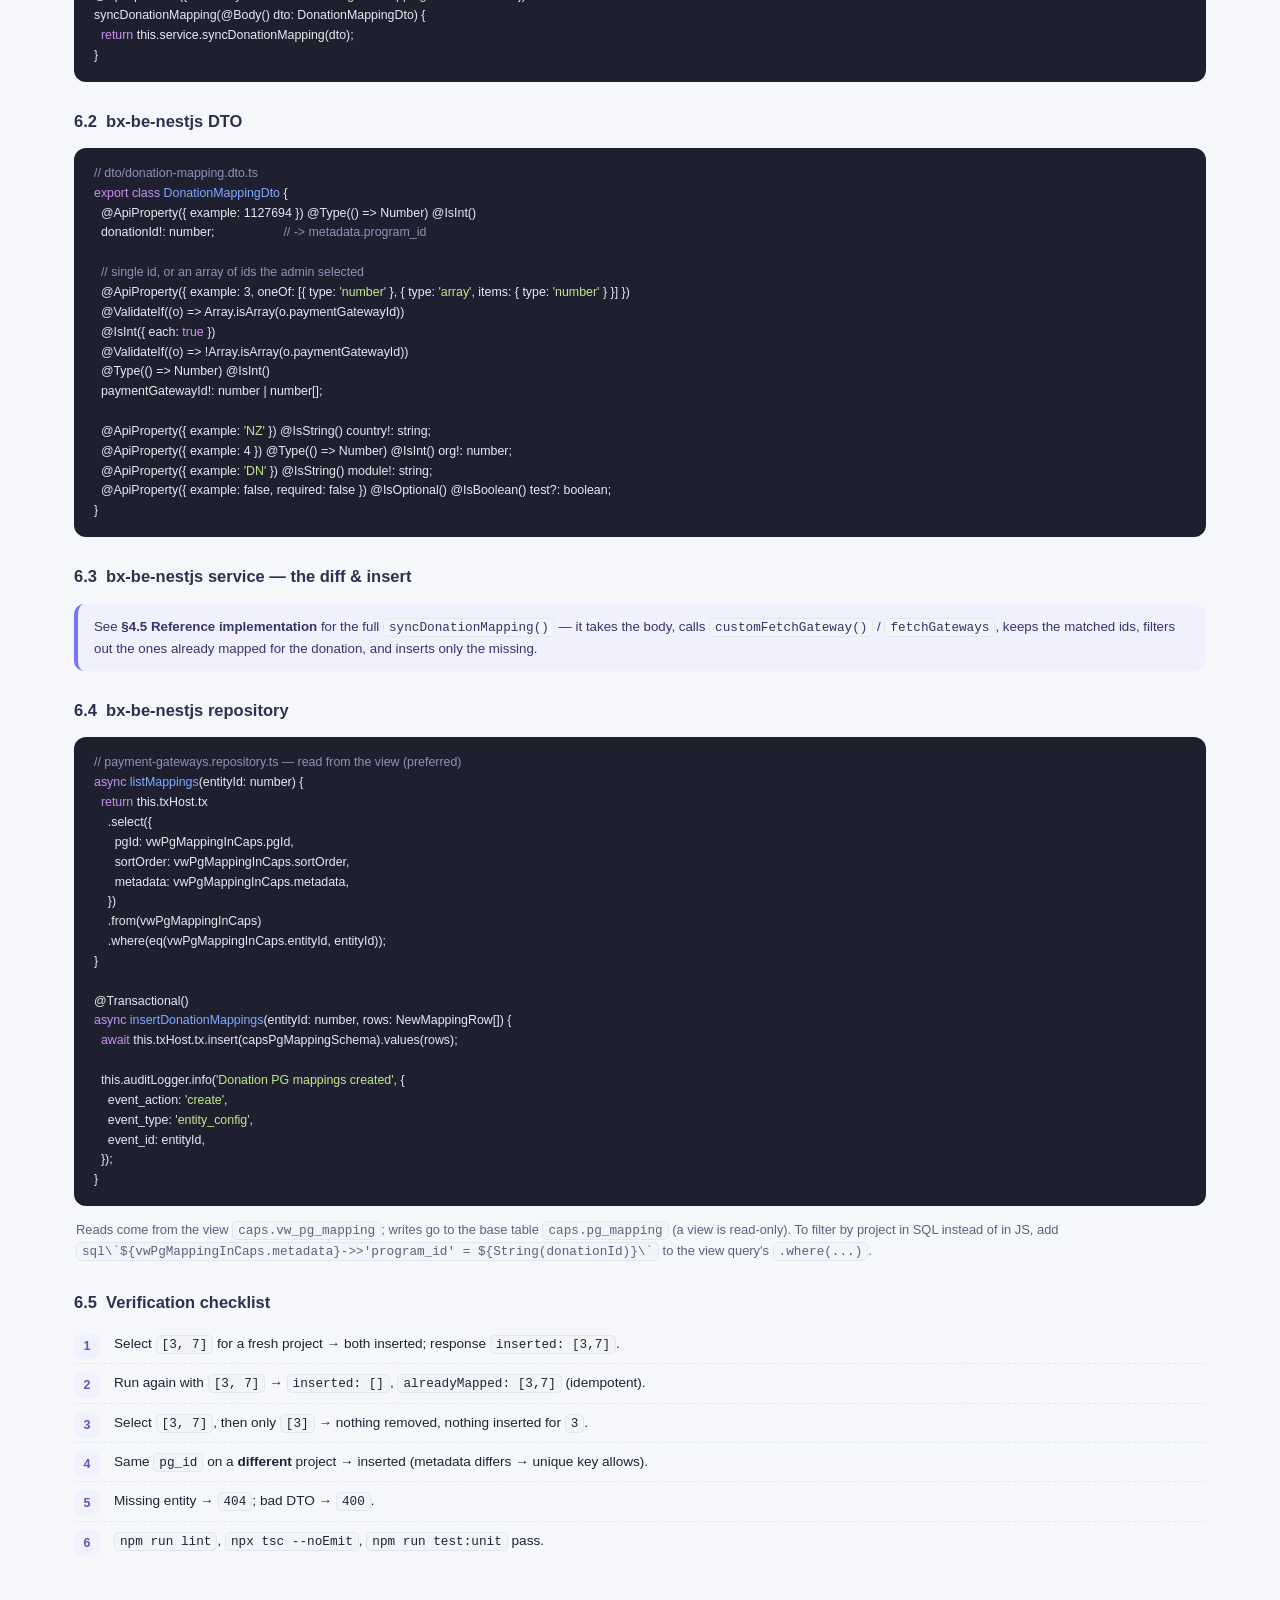
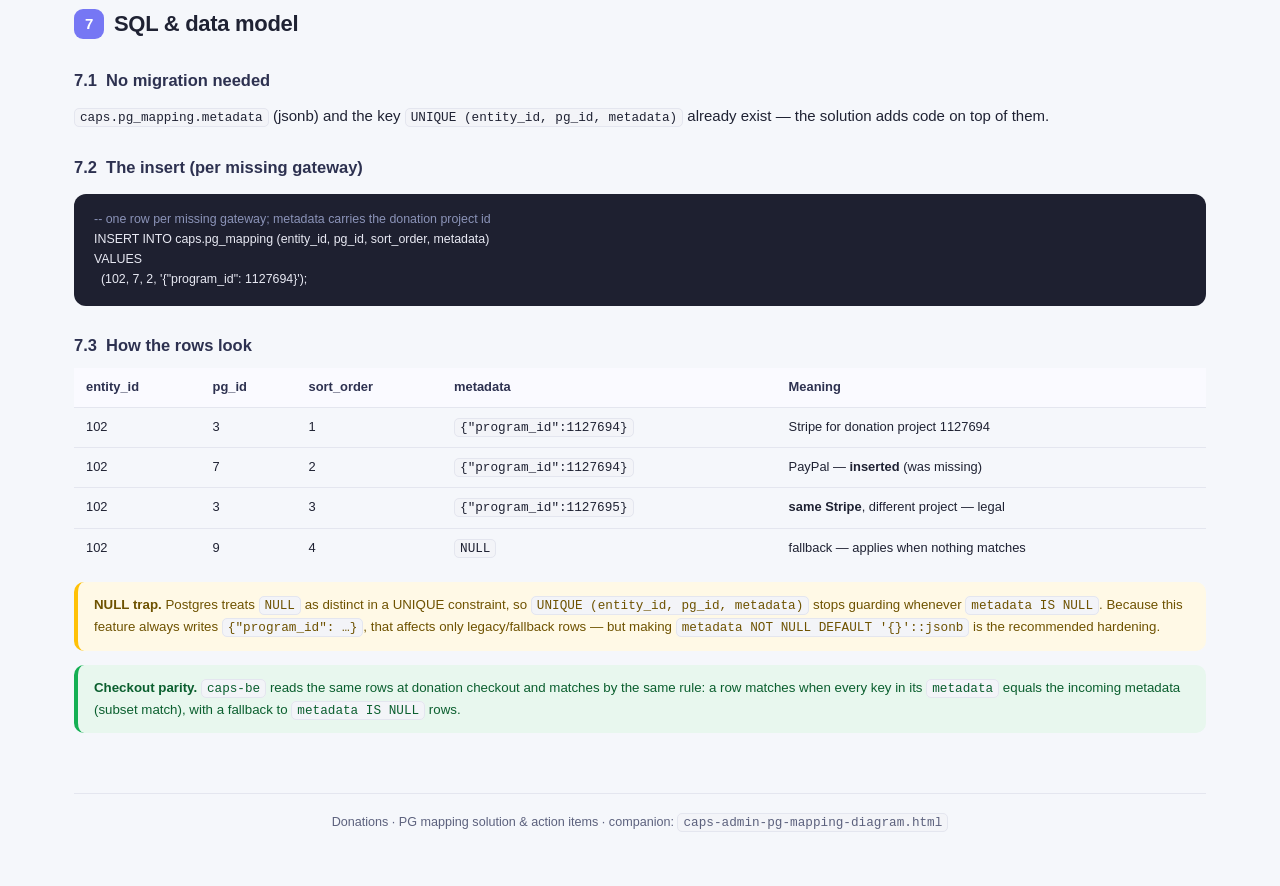
<file: donations-pg-mapping-endpoints.html>
<!DOCTYPE html>
<html lang="en">
<head>
<meta charset="UTF-8" />
<meta name="viewport" content="width=device-width, initial-scale=1.0" />
<title>Donations — PG Mapping Solution &amp; Action Items</title>
<style>
  :root {
    --primary: #7677f4;
    --primary-light: #f1f1fe;
    --primary-dark: #5959b7;
    --green: #15af53;
    --green-light: #e8f7ee;
    --orange: #fd7e14;
    --orange-light: #fff2e8;
    --yellow: #ffc107;
    --yellow-light: #fff9e6;
    --grey2-light: #f5f5f5;

    --bg: #f5f7fb;
    --card: #ffffff;
    --ink: #1f2233;
    --muted: #5c617d;
    --line: #e4e6ef;
    --stroke: #d9dce8;
    --code-bg: #f3f4f8;
  }
  * { box-sizing: border-box; }
  html { scroll-behavior: smooth; }
  body {
    margin: 0;
    font-family: -apple-system, BlinkMacSystemFont, "Segoe UI", Roboto, Helvetica, Arial, sans-serif;
    background: var(--bg);
    color: var(--ink);
    line-height: 1.6;
    font-size: 15px;
  }
  .wrap { max-width: 1180px; margin: 0 auto; padding: 40px 24px 100px; }

  header.title {
    background: linear-gradient(135deg, #ffffff 0%, #f6f5ff 100%);
    border: 1px solid var(--line);
    border-radius: 18px;
    padding: 30px 34px;
    box-shadow: 0 2px 10px rgba(20, 22, 40, 0.06);
    margin-bottom: 26px;
  }
  header.title h1 { margin: 0 0 8px; font-size: 28px; letter-spacing: -0.5px; }
  header.title p { margin: 0; color: var(--muted); max-width: 860px; }
  .badges { margin-top: 16px; display: flex; flex-wrap: wrap; gap: 8px; }
  .badge {
    display: inline-block; border-radius: 999px; padding: 3px 12px;
    font-size: 12.5px; font-weight: 650;
  }
  .badge.b-primary { background: var(--primary-light); color: var(--primary-dark); }
  .badge.b-green { background: var(--green-light); color: #0d7d3c; }
  .badge.b-orange { background: var(--orange-light); color: #b8560b; }
  .badge.b-yellow { background: var(--yellow-light); color: #8a6500; }
  .badge.b-grey { background: var(--grey2-light); color: #555; }

  h2 {
    font-size: 22px; margin: 46px 0 8px; letter-spacing: -0.3px;
    display: flex; align-items: center; gap: 10px;
  }
  h2 .num {
    background: var(--primary); color: #fff; width: 30px; height: 30px;
    border-radius: 9px; display: inline-flex; align-items: center; justify-content: center;
    font-size: 15px; font-weight: 700; flex: 0 0 auto;
  }
  h3 { font-size: 16.5px; margin: 26px 0 10px; color: #2d3150; }
  .sub { color: var(--muted); margin: 4px 0 20px; }
  p { margin: 10px 0; }
  code {
    font-family: "SF Mono", ui-monospace, Menlo, Consolas, monospace;
    background: var(--code-bg); border: 1px solid var(--line); border-radius: 5px;
    padding: 1px 5px; font-size: 12.7px;
  }
  pre {
    background: #1e2030; color: #e8e9f3; border-radius: 12px; padding: 16px 20px;
    overflow-x: auto; font-size: 12.5px; line-height: 1.6;
  }
  pre code { background: none; border: none; padding: 0; color: inherit; font-size: inherit; }
  .toc {
    background: var(--card); border: 1px solid var(--line); border-radius: 14px;
    padding: 18px 26px; margin: 18px 0;
  }
  .toc h3 { margin: 4px 0 8px; }
  .toc a { color: var(--primary-dark); text-decoration: none; }
  .toc a:hover { text-decoration: underline; }
  .toc ol { margin: 0; padding-left: 20px; }
  .toc li { margin: 3px 0; }

  .m-card {
    background: var(--card); border: 1px solid var(--line); border-radius: 14px;
    box-shadow: 0 1px 2px rgba(20,22,40,.05);
  }
  .m-card-head { padding: 18px 20px 12px; border-bottom: 1px solid var(--line); }
  .m-card-body { padding: 18px 20px; }
  .m-title { font-size: 17px; font-weight: 700; }
  .m-desc { font-size: 12.9px; color: var(--muted); }
  .m-icon {
    width: 44px; height: 44px; border-radius: 50%; display: flex; align-items: center;
    justify-content: center; font-size: 20px; flex: 0 0 auto;
  }
  .ic-blue { background: var(--primary-light); color: var(--primary); }
  .ic-orange { background: var(--orange-light); color: var(--orange); }
  .ic-green { background: var(--green-light); color: var(--green); }
  .ic-yellow { background: var(--yellow-light); color: #b8860b; }

  .m-btn {
    display: inline-flex; align-items: center; gap: 6px; border-radius: 10px;
    padding: 7px 15px; font-size: 13px; font-weight: 650; border: 1px solid transparent;
    white-space: nowrap;
  }
  .m-btn.primary { background: var(--primary); color: #fff; }
  .m-btn.outline { background: #fff; border-color: var(--stroke); color: #454a6b; }

  table.m-table { width: 100%; border-collapse: collapse; font-size: 13px; }
  table.m-table th {
    text-align: left; padding: 9px 12px; background: #fafaff; color: #2d3150;
    font-weight: 650; border-bottom: 1px solid var(--line); white-space: nowrap;
  }
  table.m-table td { padding: 9px 12px; border-bottom: 1px solid var(--line); vertical-align: top; }
  table.m-table tr:last-child td { border-bottom: none; }

  .m-badge {
    display: inline-block; border-radius: 999px; padding: 2px 9px; font-size: 11.3px;
    font-weight: 650; white-space: nowrap;
  }
  .bd-primary { background: var(--primary-light); color: var(--primary-dark); }
  .bd-warn { background: var(--yellow-light); color: #8a6500; }
  .bd-ok { background: var(--green-light); color: #0d7d3c; }
  .bd-grey { background: var(--grey2-light); color: #555; }

  .m-section {
    display: flex; align-items: center; gap: 9px; font-weight: 700; font-size: 14px;
    margin: 20px 0 12px;
  }
  .m-section .pill { width: 30px; height: 30px; border-radius: 50%; display: flex;
    align-items: center; justify-content: center; font-size: 15px; }

  .callout {
    border-radius: 10px; padding: 12px 16px; font-size: 13.3px; margin: 14px 0;
    border-left: 4px solid;
  }
  .callout.info { background: var(--primary-light); border-color: var(--primary); color: #33356b; }
  .callout.warn { background: var(--yellow-light); border-color: var(--yellow); color: #6e5200; }
  .callout.good { background: var(--green-light); border-color: var(--green); color: #0b5f2f; }

  .caption { text-align: center; font-size: 12.6px; color: var(--muted); margin: 8px 0 0; }
  .two-col { display: grid; grid-template-columns: 1.15fr 1fr; gap: 22px; align-items: start; }
  @media (max-width: 900px) { .two-col { grid-template-columns: 1fr; } }

  .step-list { counter-reset: s; list-style: none; padding: 0; margin: 0; }
  .step-list li {
    position: relative; padding: 8px 0 8px 40px; font-size: 13.6px;
    border-bottom: 1px dashed var(--line);
  }
  .step-list li:last-child { border-bottom: none; }
  .step-list li::before {
    counter-increment: s; content: counter(s); position: absolute; left: 0; top: 8px;
    width: 26px; height: 26px; border-radius: 8px; background: var(--primary-light);
    color: var(--primary-dark); font-weight: 700; font-size: 12.5px;
    display: flex; align-items: center; justify-content: center;
  }
  .kbd {
    font-family: "SF Mono", ui-monospace, Menlo, monospace; font-size: 11.8px;
    border: 1px solid var(--stroke); border-bottom-width: 2px; border-radius: 6px;
    padding: 1px 6px; background: #fff;
  }

  /* ---- method pills ---- */
  .http { display:inline-block; border-radius:6px; padding:1px 8px; font-size:11.5px;
          font-weight:800; letter-spacing:.3px; font-family:"SF Mono",ui-monospace,Menlo,monospace; }
  .http.get { background:#e3f2fd; color:#0d47a1; }
  .http.post { background:#e8f5e9; color:#1b5e20; }
  .http.put { background:#fff3e0; color:#b8560b; }
  .http.patch { background:#f3e5f5; color:#6a1b9a; }
  .http.del { background:#ffebee; color:#b71c1c; }
  .endpoint { font-family:"SF Mono", ui-monospace, Menlo, monospace; font-size:13px; }
  .code-block { background:#1e2030; color:#e8e9f3; border-radius:12px; padding:16px 20px;
                overflow-x:auto; font-size:12.4px; line-height:1.6; margin:14px 0; white-space:pre; }
  .code-block .c { color:#8b93b8; }
  .code-block .k { color:#c792ea; }
  .code-block .s { color:#c3e88d; }
  .code-block .t { color:#82aaff; }
  .filetree { font-family:"SF Mono", ui-monospace, Menlo, monospace; font-size:12.6px;
              background:#f7f8fc; border:1px solid var(--line); border-radius:12px; padding:14px 18px;
              line-height:1.75; white-space:pre; overflow-x:auto; }
  .filetree .new { color:#0d7d3c; font-weight:700; }
  .filetree .mod { color:#b8560b; font-weight:700; }
  .pill-row { display:flex; flex-wrap:wrap; gap:8px; margin:10px 0; }
  .api-card { background:#fff; border:1px solid var(--line); border-radius:14px; padding:0; margin:16px 0;
              overflow:hidden; box-shadow:0 1px 2px rgba(20,22,40,.05); }
  .api-card-head { padding:14px 18px; border-bottom:1px solid var(--line); background:#fafaff;
                   display:flex; align-items:center; gap:10px; flex-wrap:wrap; }
  .api-card-body { padding:16px 18px; }
  .api-card h4 { margin:0; font-size:14.6px; }
  .meta-table { font-size:12.8px; }
  .meta-table td:first-child { white-space:nowrap; width:1%; }
  .flow-mini { display:flex; flex-wrap:wrap; align-items:center; gap:8px; margin:12px 0; font-size:12.6px; }
  .flow-mini .box { border:1px solid var(--stroke); border-radius:9px; padding:6px 11px; background:#fff; }
  .flow-mini .box.hi { border-color:var(--primary); background:var(--primary-light); }
  .flow-mini .box.db { border-color:#ffd9ad; background:#fffaf3; }
  .flow-mini .box.ok { border-color:#b9e6cb; background:#f6fdf9; }
  .flow-mini .ar { color:var(--muted); font-weight:700; }

  /* ---- diagram (swimlane) ---- */
  .diagram { background: var(--card); border: 1px solid var(--line); border-radius: 18px;
             padding: 26px 22px; overflow-x: auto; }
  .lanes { display: grid; grid-template-columns: repeat(4, minmax(210px, 1fr)); gap: 16px; min-width: 920px; }
  .lane-head { border-radius: 12px; padding: 10px 14px; text-align: center; font-weight: 700;
               font-size: 14px; color: #fff; }
  .lane-head small { display: block; font-weight: 500; font-size: 11.5px; opacity: 0.92; }
  .lh-ui { background: linear-gradient(135deg, #7677f4, #5959b7); }
  .lh-api { background: linear-gradient(135deg, #6a6bdc, #474792); }
  .lh-db { background: linear-gradient(135deg, #fd7e14, #ca6510); }
  .lh-consumer { background: linear-gradient(135deg, #15af53, #0d7d3c); }
  .lane-body { display: flex; flex-direction: column; gap: 12px; margin-top: 12px;
               border-left: 2px dashed var(--stroke); padding-left: 12px; min-height: 100%; }
  .lane-body.first { border-left: none; padding-left: 0; }
  .node { background: #fff; border: 1px solid var(--stroke); border-radius: 12px;
          padding: 11px 13px; box-shadow: 0 1px 2px rgba(20,22,40,.05); font-size: 13px; position: relative; }
  .node .step { position: absolute; top: -9px; left: -9px; width: 22px; height: 22px;
                border-radius: 50%; background: var(--primary); color: #fff; font-size: 11.5px;
                font-weight: 700; display: flex; align-items: center; justify-content: center;
                box-shadow: 0 0 0 3px #fff; }
  .node strong { display: block; font-size: 13.2px; margin-bottom: 2px; }
  .node .ep { display: inline-block; font-family: "SF Mono", ui-monospace, Menlo, monospace;
              font-size: 11.3px; background: #fff; border: 1px solid var(--stroke);
              border-radius: 6px; padding: 1px 6px; margin-top: 5px; color: #343a5e; }
  .node.persist { border-color: #ffd9ad; background: #fffaf3; }
  .node.read { border-color: #b9e6cb; background: #f6fdf9; }
  .m-get .ep { color: #0d7d3c; }
  .m-write .ep { color: #b8560b; }
  .arrow { text-align: center; color: var(--muted); font-size: 22px; line-height: 1; margin: -4px 0; }
  .legend { display: flex; flex-wrap: wrap; gap: 16px; margin-top: 18px;
            padding-top: 16px; border-top: 1px dashed var(--line); font-size: 12.5px; color: var(--muted); }
  .legend span { display: inline-flex; align-items: center; gap: 6px; }
  .swatch { width: 13px; height: 13px; border-radius: 4px; border: 1px solid var(--stroke); }

  footer {
    margin-top: 60px; padding-top: 18px; border-top: 1px solid var(--line);
    color: var(--muted); font-size: 12.6px; text-align: center;
  }
</style>
</head>
<body>
<div class="wrap">

<header class="title">
  <h1>Donations — PG Mapping Solution &amp; Action Items</h1>
  <p>How the CAPS Admin maps a payment gateway <b>per donation</b>. Selecting a gateway creates a
     <code>caps.pg_mapping</code> row whose <code>metadata</code> carries the donation id (<code>program_id</code>).
     This page covers the solution and the two action items to implement it.</p>
  <div class="badges">
    <span class="badge b-primary">caps-ui · function</span>
    <span class="badge b-green">donation-be · endpoint</span>
    <span class="badge b-orange">bx-be-nestjs · endpoint</span>
    <span class="badge b-yellow">caps · pg_mapping</span>
  </div>
</header>

<div class="toc">
  <h3>On this page</h3>
  <ol>
    <li><a href="#solution">The donation solution</a></li>
    <li><a href="#ai1">Action Item 1 — <code>customFetchGateway</code> in caps-ui</a></li>
    <li><a href="#ai2">Action Item 2 — donation-be + bx-be-nestjs endpoints</a></li>
    <li><a href="#matching">The matching logic — fetch, diff, insert missing</a></li>
    <li><a href="#flow">End-to-end flow</a></li>
    <li><a href="#code">Code &amp; file changes</a></li>
    <li><a href="#data">SQL &amp; data model</a></li>
  </ol>
</div>

<!-- ================= 1. SOLUTION ================= -->
<h2 id="solution"><span class="num">1</span> The donation solution</h2>
<p class="sub">Two interacting flows: the admin <b>fetches</b> the gateway list for a donation project
  (Action Item 1), then <b>saving a selection creates the missing mappings</b> in <code>caps.pg_mapping</code>
  (Action Item 2).</p>

<div class="two-col">
  <div class="m-card" style="padding:6px 20px 16px">
    <h3 style="margin-top:14px">What problem it solves</h3>
    <ul style="font-size:13.6px;padding-left:18px">
      <li>A donation needs its own set of payment gateways.</li>
      <li>The same gateway (e.g. Stripe) may serve <b>many</b> donations — so it must be mapped once per donation.</li>
      <li>The mapping key is <code>(entity_id, pg_id, metadata)</code>, and <code>metadata.program_id</code> holds the donation id — that is what makes the same gateway legal per donation.</li>
      <li>When an admin selects gateways, only the ones <b>not already mapped for that project</b> should be inserted (idempotent).</li>
    </ul>
  </div>
  <div class="m-card" style="padding:6px 20px 16px">
    <h3 style="margin-top:14px">The two action items</h3>
    <div class="flow-mini" style="flex-direction:column;align-items:stretch;gap:10px">
      <span class="box hi">① <b>caps-ui</b> — <code>customFetchGateway</code><br>
        <span class="m-desc">fetch the full configured gateway list (dropdown)</span></span>
      <span class="box db">② <b>donation-be</b> + <b>bx-be-nestjs</b> — create endpoint<br>
        <span class="m-desc">compare selection with existing mappings, insert the missing rows</span></span>
    </div>
  </div>
</div>

<div class="callout info">
  <b>Where the donation id goes.</b> It is stored in
  <code>caps.pg_mapping.metadata → {"program_id": &lt;donationId&gt;}</code>. At checkout,
  <code>caps-be</code> matches mappings by comparing the incoming metadata (which carries the
  <code>program_id</code>) against each row's metadata — a subset match.
</div>

<!-- ================= 2. ACTION ITEM 1 ================= -->
<h2 id="ai1"><span class="num">2</span> Action Item 1 — <code>customFetchGateway</code> in caps-ui</h2>
<p class="sub">A new exported function in <b>caps-ui</b>, built exactly like the existing
  <code>checkStatus</code> and <code>refundOrder</code> functions: same folder shape, same
  <code>customFetch</code>/<code>setCurrentLocale</code> usage, same <code>{ data }</code> /
  <code>{ error }</code> return contract.</p>

<h3>2.1 &nbsp;Folder shape (mirrors <code>checkStatus</code> / <code>refundOrder</code>)</h3>
<div class="filetree"><span class="new">A</span> src/functions/customFetchGateway/customFetchGateway.ts
<span class="new">A</span> src/functions/customFetchGateway/customFetchGateway.types.ts
<span class="new">A</span> src/functions/customFetchGateway/index.ts
<span class="mod">M</span> src/functions/index.ts                                  <span class="c">// export * from "./customFetchGateway"</span></div>
<p class="m-desc" style="margin:10px 2px 0">Fetches the full gateway list for the entity (no project filter) — the caller feeds the result into the Action Item 2 sync.</p>

<h3>2.2 &nbsp;The function</h3>
<div class="api-card">
  <div class="api-card-head">
    <span class="m-badge bd-primary">caps-ui</span>
    <span class="endpoint">customFetchGateway(props)</span>
    <span class="m-badge bd-grey">mirrors checkStatus()</span>
  </div>
  <div class="api-card-body">
    <div class="code-block"><span class="c">// src/functions/customFetchGateway/customFetchGateway.ts</span>
<span class="k">import</span> { GatewayListResponse } <span class="k">from</span> <span class="s">"@/types"</span>;
<span class="k">import</span> { customFetch, getCurrentLocale, setCurrentLocale } <span class="k">from</span> <span class="s">"@/utils"</span>;
<span class="k">import</span> { CustomFetchGatewayProps } <span class="k">from</span> <span class="s">"./customFetchGateway.types"</span>;

<span class="k">export const</span> <span class="t">customFetchGateway</span> = <span class="k">async</span> ({
  environment,
  country,
  currency,
  module,
  org,
  test,
  locale,
}: CustomFetchGatewayProps) =&gt; {
  setCurrentLocale(locale);

  <span class="c">// POST /fetch-gateways — returns ALL gateways for the entity</span>
  <span class="k">const</span> response = <span class="k">await</span> customFetch(environment, <span class="s">"/fetch-gateways"</span>, <span class="s">"POST"</span>, {
    country,
    currency,
    module,                       <span class="c">// donation module, e.g. "DN"</span>
    org,
    test,
    locale: getCurrentLocale(),
  });

  <span class="k">try</span> {
    <span class="k">const</span> gatewayResponse = <span class="k">await</span> response.json();
    <span class="k">if</span> (!response.ok) {
      <span class="k">return</span> { error: <span class="s">`Could not fetch gateways from caps-be : ${gatewayResponse.error}`</span> };
    }
    <span class="k">return</span> { data: gatewayResponse.data <span class="k">as</span> GatewayListResponse };
  } <span class="k">catch</span> (err) {
    console.error(<span class="s">"Error while fetching gateways:"</span>, err);
    <span class="k">return</span> { error: <span class="s">"Fetching gateways failed due to an unexpected error"</span> };
  }
};</div>
  </div>
</div>

<h3>2.3 &nbsp;Types</h3>
<div class="code-block"><span class="c">// src/functions/customFetchGateway/customFetchGateway.types.ts</span>
<span class="k">import</span> { CapsEnvironment, CountryCode, CurrencyCode } <span class="k">from</span> <span class="s">"@/types"</span>;
<span class="k">import</span> { Locale } <span class="k">from</span> <span class="s">"@/utils"</span>;

<span class="k">export type</span> <span class="t">CustomFetchGatewayProps</span> = {
  environment: CapsEnvironment;
  country: CountryCode;
  currency: CurrencyCode;
  module: string;          <span class="c">// e.g. "DN" for donations</span>
  org: number;
  test: boolean;
  locale?: Locale;
};</div>

<div class="callout good">
  <b>Same contract as the siblings.</b> Like <code>checkStatus</code>/<code>refundOrder</code>,
  <code>customFetchGateway</code> returns <code>{ data }</code> on success and <code>{ error }</code> on
  failure, calls <code>setCurrentLocale(locale)</code> first, and uses <code>customFetch(environment, …)</code>
  so the correct CAPS base URL + API key are chosen per environment.
  It returns <b>all</b> gateways for the entity — no project/metadata filter here; the filtering that
  decides which are already mapped happens in <b>Action Item 2</b>.
</div>

<!-- ================= 3. ACTION ITEM 2 ================= -->
<h2 id="ai2"><span class="num">3</span> Action Item 2 — donation-be + bx-be-nestjs endpoints</h2>
<p class="sub">Two new endpoints. <b>donation-be</b> receives the donation id and the admin-selected
  <code>paymentGatewayId</code> and forwards them. <b>bx-be-nestjs</b> (the NestJS API that
  owns CAPS Admin) does the fetch → compare → insert-missing work. Reads use <code>caps.vw_pg_mapping</code>;
  inserts go to <code>caps.pg_mapping</code>.</p>

<h3>3.1 &nbsp;Endpoint in donation-be</h3>
<div class="api-card">
  <div class="api-card-head">
    <span class="http post">POST</span>
    <span class="endpoint">donation/gateway-mapping</span>
    <span class="m-badge bd-ok">new</span>
    <span class="m-badge bd-grey">donation-be</span>
  </div>
  <div class="api-card-body">
    <p><b>Receives</b> the donation id and the gateway the admin selected (one, or an array):</p>
    <div class="code-block">{
  <span class="s">"donationId"</span>: 1127694,
  <span class="s">"paymentGatewayId"</span>: 3,      <span class="c">// Number(pg.pgId) selected in the admin UI (or [3, 7])</span>
  <span class="s">"country"</span>: <span class="s">"NZ"</span>, <span class="s">"org"</span>: 4, <span class="s">"module"</span>: <span class="s">"DN"</span>, <span class="s">"test"</span>: false
}</div>
    <p><b>Does:</b> forwards the body to bx-be-nestjs unchanged, then returns the sync result.</p>
    <div class="code-block"><span class="c">// donation-be → bx-be-nestjs</span>
POST <span class="s">&lt;bx-be-nestjs&gt;/pf/caps/payment-gateways/donation-mapping</span>
{
  <span class="s">"donationId"</span>: 1127694,
  <span class="s">"paymentGatewayId"</span>: 3,
  <span class="s">"country"</span>: <span class="s">"NZ"</span>, <span class="s">"org"</span>: 4, <span class="s">"module"</span>: <span class="s">"DN"</span>, <span class="s">"test"</span>: false
}</div>
    <p class="m-desc">The <code>id: Number(pg.pgId)</code> value the admin selected is the
      <code>payment_gateway_id</code> — it becomes <code>pg_mapping.pg_id</code>.</p>
  </div>
</div>

<h3>3.2 &nbsp;Endpoint in bx-be-nestjs</h3>
<div class="api-card">
  <div class="api-card-head">
    <span class="http post">POST</span>
    <span class="endpoint">pf/caps/payment-gateways/donation-mapping</span>
    <span class="m-badge bd-ok">new</span>
    <span class="m-badge bd-grey">@CanAccess PF::common-caps · admin</span>
  </div>
  <div class="api-card-body">
    <p><b>Body:</b></p>
    <table class="m-table meta-table">
      <tbody>
        <tr><td><code>donationId</code></td><td>Donation id → matched against <code>metadata.program_id</code>.</td></tr>
        <tr><td><code>paymentGatewayId</code></td><td>The admin-selected gateway id (<code>Number(pg.pgId)</code>), or an array of ids.</td></tr>
        <tr><td><code>country</code> / <code>org</code> / <code>module</code></td><td>Resolve the CAPS entity (<code>caps.pg_entity</code>) and drive the <code>fetchGateways</code> call.</td></tr>
        <tr><td><code>test</code></td><td>Test vs live set.</td></tr>
      </tbody>
    </table>
    <p><b>Response:</b></p>
    <div class="code-block">{
  <span class="s">"message"</span>: <span class="s">"Donation gateway mappings synced successfully"</span>,
  <span class="s">"data"</span>: {
    <span class="s">"inserted"</span>: [ 7 ],        <span class="c">// newly mapped for this donation</span>
    <span class="s">"alreadyMapped"</span>: [ 3 ],   <span class="c">// existed already — skipped</span>
    <span class="s">"entityId"</span>: 102,
    <span class="s">"donationId"</span>: 1127694
  }
}</div>
  </div>
</div>

<div class="callout warn">
  <b>Route order.</b> Declare the literal <code>donation-mapping</code> route <b>before</b> the
  <code>:id</code> param routes in the controller, so it is not captured as an <code>:id</code>.
</div>

<!-- ================= 4. MATCHING ================= -->
<h2 id="matching"><span class="num">4</span> The matching logic — narrow flow</h2>
<p class="sub">The Next.js (bx-be-nestjs) endpoint takes the body from donation-be, fetches the full
  gateway list for the entity, compares it against the body's <code>paymentGatewayId</code>, and inserts a
  mapping only for the ids that match and are not already mapped for that donation.</p>

<h3>4.1 &nbsp;The body (Next.js endpoint)</h3>
<div class="code-block">{
  <span class="s">"donationId"</span>: 1127694,        <span class="c">// -> metadata.program_id</span>
  <span class="s">"paymentGatewayId"</span>: 3,        <span class="c">// Number(pg.pgId) selected in the admin UI (or [3, 7])</span>
  <span class="s">"country"</span>: <span class="s">"NZ"</span>, <span class="s">"org"</span>: 4, <span class="s">"module"</span>: <span class="s">"DN"</span>, <span class="s">"test"</span>: false
}</div>

<h3>4.2 &nbsp;Narrow flow (step by step)</h3>
<ol class="step-list">
  <li><b>Take the body.</b> <code>donationId</code> + <code>paymentGatewayId</code>; the donation id becomes
    <code>metadata = { program_id: donationId }</code> for the gateway fetch and the insert.</li>
  <li><b>Use the custom gateway function.</b> Call <code>customFetchGateway()</code> (Action Item 1) with the
    same <code>country, org, module, test</code> — it POSTs <code>/fetch-gateways</code> and returns the
    <b>full list of configured PG</b> for the entity.</li>
  <li><b>Compare the lists.</b> Keep the fetched gateways whose <code>id</code> is in the body's
    <code>paymentGatewayId</code> → the ones the admin selected that CAPS actually offers.</li>
  <li><b>Check what is already mapped.</b> From <code>caps.vw_pg_mapping</code> for this entity, take rows
    whose <code>metadata.program_id === donationId</code> → the ids already mapped for <em>this</em> donation.</li>
  <li><b>Insert only the missing.</b> For each matched id <b>not</b> already mapped, INSERT into
    <code>caps.pg_mapping</code> with <code>metadata = { program_id: donationId }</code> and a unique
    <code>sort_order</code>.</li>
  <li><b>Edge case — mapping already exists with a metadata value.</b> Do not violate
    <code>UNIQUE (entity_id, pg_id, metadata)</code>: skip rows with the same
    <code>(entity_id, pg_id, metadata)</code> instead of re-inserting.</li>
</ol>

<div class="flow-mini">
  <span class="box">body<br><code>donationId=1127694<br>paymentGatewayId=3</code></span>
  <span class="ar">→</span>
  <span class="box hi">customFetchGateway()<br><code>metadata={program_id:1127694}</code></span>
  <span class="ar">→</span>
  <span class="box ok">fetch-gateways<br><code>configured PG [3, 6, 12, 26]</code></span>
  <span class="ar">→</span>
  <span class="box">compare<br><code>matched = [3]</code></span>
</div>
<div class="flow-mini">
  <span class="box">existing for donation<br><code>vw_pg_mapping program_id=1127694</code></span>
  <span class="ar">→</span>
  <span class="box hi">diff<br><code>missing = matched − existing</code></span>
  <span class="ar">→</span>
  <span class="box db">INSERT <code>pg_id 3</code><br><code>metadata={program_id:1127694}</code></span>
</div>

<h3>4.3 &nbsp;Compare table</h3>
<table class="m-table" style="font-size:12.9px">
  <thead><tr><th>Step</th><th>Value</th><th>Result</th></tr></thead>
  <tbody>
    <tr><td>body selection</td><td><code>[3]</code></td><td>—</td></tr>
    <tr><td>fetch-gateways (configured PG)</td><td><code>[3, 6, 12, 26]</code></td><td>—</td></tr>
    <tr><td><b>matched</b> = selection ∩ configured</td><td><code>[3]</code></td><td>candidate</td></tr>
    <tr><td>existing for donation 1127694</td><td><code>[]</code> (or <code>[3]</code>)</td><td>—</td></tr>
    <tr><td><b>missing</b> = matched − existing</td><td><code>[3]</code> (or <code>[]</code>)</td><td><b>insert</b> (or skip)</td></tr>
  </tbody>
</table>

<h3>4.4 &nbsp;Edge case — mapping already exists with a metadata value</h3>
<div class="callout warn">
  <b>Same key already present → skip, don't duplicate.</b> The unique key is
  <code>(entity_id, pg_id, metadata)</code>. Test each candidate against the rows already fetched for this
  donation:
  <ul style="margin:8px 0 0">
    <li><b>Exact same <code>(pg_id, metadata.program_id)</code> exists</b> → already mapped → add to
      <code>alreadyMapped</code> and skip (no duplicate, no unique-violation).</li>
    <li><b>Same <code>pg_id</code>, different <code>metadata.program_id</code></b> → a different donation →
      <b>insert</b> (the key allows it — the same gateway serving another donation).</li>
    <li><b>Same <code>pg_id</code>, <code>metadata IS NULL</code> row already exists</b> → Postgres treats
      <code>NULL</code> as distinct, so the insert would still succeed; prefer matching on the
      <code>program_id</code> value (not <code>pg_id</code> alone) to avoid an ambiguous duplicate.</li>
  </ul>
</div>
<div class="callout good">
  <b>Idempotent.</b> Re-running the endpoint inserts nothing the second time: the matched ids are already
  present for the donation, so <code>missing</code> is empty → <code>inserted: []</code>,
  <code>alreadyMapped: [3]</code>.
</div>

<h3>4.5 &nbsp;Reference implementation (Next.js service)</h3>
<div class="code-block"><span class="c">// bx-be-nestjs — payment-gateways.service.ts</span>
<span class="k">async</span> <span class="t">syncDonationMapping</span>(dto: DonationMappingDto) {
  <span class="k">const</span> ids = Array.isArray(dto.paymentGatewayId) ? dto.paymentGatewayId : [dto.paymentGatewayId];

  <span class="c">// 2) full list of configured PG for the entity (customFetchGateway → caps-be /fetch-gateways)</span>
  <span class="k">const</span> fetched = <span class="k">await</span> <span class="k">this</span>.caps.fetchGateways({
    country: dto.country, org: dto.org, module: dto.module, test: dto.test ?? <span class="k">false</span>,
    metadata: { program_id: dto.donationId },
  });
  <span class="k">const</span> configuredIds = <span class="k">new</span> Set(fetched.map((g) =&gt; Number(g.id)));

  <span class="c">// 3) keep only the ids that are both selected AND actually configured</span>
  <span class="k">const</span> matched = ids.map(Number).filter((id) =&gt; configuredIds.has(id));

  <span class="c">// 4) what is already mapped for THIS donation (match on metadata.program_id)</span>
  <span class="k">const</span> eid = <span class="k">await</span> <span class="k">this</span>.repo.resolveEntityId(dto.country, dto.org, dto.module);
  <span class="k">const</span> existing = <span class="k">await</span> <span class="k">this</span>.repo.listMappings(eid);   <span class="c">// reads caps.vw_pg_mapping</span>
  <span class="k">const</span> alreadyForDonation = <span class="k">new</span> Set(
    existing
      .filter((r) =&gt; Number((r.metadata <span class="k">as</span> Record&lt;string, unknown&gt;)?.[<span class="s">'program_id'</span>]) === Number(dto.donationId))
      .map((r) =&gt; Number(r.pgId)),
  );

  <span class="c">// 5) insert only the missing (skip ones already mapped for this donation)</span>
  <span class="k">const</span> missing = matched.filter((id) =&gt; !alreadyForDonation.has(id));
  <span class="k">if</span> (missing.length &gt; 0) {
    <span class="k">const</span> nextOrder = existing.reduce((m, r) =&gt; Math.max(m, Number(r.sortOrder)), 0);
    <span class="k">await</span> <span class="k">this</span>.repo.insertDonationMappings(
      eid,
      missing.map((pgId, i) =&gt; ({
        entityId: eid, pgId, sortOrder: nextOrder + i + 1,
        metadata: { program_id: Number(dto.donationId) },
      })),
    );
  }

  <span class="k">return</span> {
    message: <span class="s">'Donation gateway mappings synced successfully'</span>,
    data: {
      inserted: missing,
      alreadyMapped: matched.filter((id) =&gt; alreadyForDonation.has(id)),
      entityId: eid,
      donationId: Number(dto.donationId),
    },
  };
}</div>

<!-- ================= 5. FLOW ================= -->
<h2 id="flow"><span class="num">5</span> End-to-end flow</h2>
<div class="diagram">
  <div class="lanes">
    <div>
      <div class="lane-head lh-ui">1 · CAPS Admin / caps-ui <small>donation gateway picker</small></div>
      <div class="lane-body first">
        <div class="node m-get"><span class="step">1</span><strong>Load dropdown</strong>
          <code>customFetchGateway()</code> returns <b>all</b> gateways.
          <div><span class="ep">POST caps-be /fetch-gateways</span></div></div>
        <div class="arrow">↓</div>
        <div class="node"><span class="step">2</span><strong>Admin selects gateway(s)</strong>
          picks e.g. <code>id: Number(pg.pgId)</code> = 3, 7.</div>
        <div class="arrow">↓</div>
        <div class="node m-write"><span class="step">3</span><strong>Save selection</strong>
          <div><span class="ep">POST donation-be /gateway-mapping</span></div></div>
      </div>
    </div>
    <div>
      <div class="lane-head lh-api">2 · donation-be <small>donation backend</small></div>
      <div class="lane-body">
        <div class="node m-write"><span class="step">4</span><strong>Receive</strong>
          <code>donationId</code> + <code>paymentGatewayId</code>
          + <code>country / org / module / test</code>.</div>
        <div class="arrow">↓</div>
        <div class="node m-write"><span class="step">5</span><strong>Forward</strong>
          pass to bx-be-nestjs.
          <div><span class="ep">POST …/donation-mapping</span></div></div>
      </div>
    </div>
    <div>
      <div class="lane-head lh-consumer">3 · bx-be-nestjs <small>CAPS API</small></div>
      <div class="lane-body">
        <div class="node m-get"><span class="step">6</span><strong>Fetch + compare</strong>
          <code>customFetchGateway()</code> → configured PG; keep the ids in
          <code>paymentGatewayId</code>.</div>
        <div class="arrow">↓</div>
        <div class="node m-get"><span class="step">7</span><strong>Existing for donation</strong>
          <code>caps.vw_pg_mapping</code> where <code>metadata.program_id = donationId</code>.</div>
        <div class="arrow">↓</div>
        <div class="node m-write"><span class="step">8</span><strong>Insert only missing</strong>
          <code>{ inserted, alreadyMapped }</code>.</div>
      </div>
    </div>
    <div>
      <div class="lane-head lh-db">4 · caps DB <small>pg_mapping</small></div>
      <div class="lane-body">
        <div class="node persist"><span class="step">9</span><strong>New rows</strong>
          <code>(entity_id, pg_id, sort_order, metadata)</code></div>
        <div class="arrow">↓</div>
        <div class="node persist"><span class="step">10</span><strong>Key allows per-project</strong>
          <code>UNIQUE (entity_id, pg_id, metadata)</code></div>
        <div class="arrow">↓</div>
        <div class="node persist"><span class="step">11</span><strong>Trigger</strong>
          <code>vendor_history</code> (dedup).</div>
      </div>
    </div>
  </div>
  <div class="legend">
    <span><i class="swatch" style="background:#f6fdf9;border-color:#b9e6cb"></i> read / fetch</span>
    <span><i class="swatch" style="background:#fffaf3;border-color:#ffd9ad"></i> write / persist</span>
    <span><i class="swatch" style="background:#fff;border-color:#7677f4"></i> UI action</span>
  </div>
</div>

<!-- ================= 6. CODE ================= -->
<h2 id="code"><span class="num">6</span> Code &amp; file changes</h2>
<div class="filetree"><span class="c">// caps-ui</span>
<span class="new">A</span> src/functions/customFetchGateway/customFetchGateway.ts
<span class="new">A</span> src/functions/customFetchGateway/customFetchGateway.types.ts
<span class="new">A</span> src/functions/customFetchGateway/index.ts
<span class="mod">M</span> src/functions/index.ts

<span class="c">// donation-be (new endpoint)</span>
<span class="new">A</span> donation/gateway-mapping controller + service   <span class="c">// forwards to bx-be-nestjs</span>

<span class="c">// bx-be-nestjs (new endpoint + logic)</span>
<span class="new">A</span> src/modules/pf/caps/payment-gateways/dto/donation-mapping.dto.ts
<span class="new">A</span> src/modules/pf/caps/payment-gateways/dto/donation-mapping-response.dto.ts
<span class="mod">M</span> src/modules/pf/caps/payment-gateways/payment-gateways.controller.ts
<span class="mod">M</span> src/modules/pf/caps/payment-gateways/payment-gateways.service.ts
<span class="mod">M</span> src/modules/pf/caps/payment-gateways/payment-gateways.repository.ts</div>

<h3>6.1 &nbsp;bx-be-nestjs controller</h3>
<div class="code-block"><span class="c">// payment-gateways.controller.ts  (declare BEFORE ':id' routes)</span>
@Post(<span class="s">'donation-mapping'</span>)
@CanAccess([{ resource: <span class="s">'PF::common-caps'</span>, scope: <span class="s">'admin'</span> }])
@UseInterceptors(CamelToSnakeInterceptor)
@ApiOperation({ summary: <span class="s">'Create the missing PG mappings for a donation'</span> })
syncDonationMapping(@Body() dto: DonationMappingDto) {
  <span class="k">return</span> this.service.syncDonationMapping(dto);
}</div>

<h3>6.2 &nbsp;bx-be-nestjs DTO</h3>
<div class="code-block"><span class="c">// dto/donation-mapping.dto.ts</span>
<span class="k">export class</span> <span class="t">DonationMappingDto</span> {
  @ApiProperty({ example: 1127694 }) @Type(() =&gt; Number) @IsInt()
  donationId!: number;                    <span class="c">// -> metadata.program_id</span>

  <span class="c">// single id, or an array of ids the admin selected</span>
  @ApiProperty({ example: 3, oneOf: [{ type: <span class="s">'number'</span> }, { type: <span class="s">'array'</span>, items: { type: <span class="s">'number'</span> } }] })
  @ValidateIf((o) =&gt; Array.isArray(o.paymentGatewayId))
  @IsInt({ each: <span class="k">true</span> })
  @ValidateIf((o) =&gt; !Array.isArray(o.paymentGatewayId))
  @Type(() =&gt; Number) @IsInt()
  paymentGatewayId!: number | number[];

  @ApiProperty({ example: <span class="s">'NZ'</span> }) @IsString() country!: string;
  @ApiProperty({ example: 4 }) @Type(() =&gt; Number) @IsInt() org!: number;
  @ApiProperty({ example: <span class="s">'DN'</span> }) @IsString() module!: string;
  @ApiProperty({ example: false, required: false }) @IsOptional() @IsBoolean() test?: boolean;
}</div>

<h3>6.3 &nbsp;bx-be-nestjs service — the diff &amp; insert</h3>
<div class="callout info">
  See <b>§4.5 Reference implementation</b> for the full <code>syncDonationMapping()</code> — it takes the
  body, calls <code>customFetchGateway()</code> / <code>fetchGateways</code>, keeps the matched ids, filters
  out the ones already mapped for the donation, and inserts only the missing.
</div>

<h3>6.4 &nbsp;bx-be-nestjs repository</h3>
<div class="code-block"><span class="c">// payment-gateways.repository.ts — read from the view (preferred)</span>
<span class="k">async</span> <span class="t">listMappings</span>(entityId: number) {
  <span class="k">return</span> this.txHost.tx
    .select({
      pgId: vwPgMappingInCaps.pgId,
      sortOrder: vwPgMappingInCaps.sortOrder,
      metadata: vwPgMappingInCaps.metadata,
    })
    .from(vwPgMappingInCaps)
    .where(eq(vwPgMappingInCaps.entityId, entityId));
}

@Transactional()
<span class="k">async</span> <span class="t">insertDonationMappings</span>(entityId: number, rows: NewMappingRow[]) {
  <span class="k">await</span> this.txHost.tx.insert(capsPgMappingSchema).values(rows);

  this.auditLogger.info(<span class="s">'Donation PG mappings created'</span>, {
    event_action: <span class="s">'create'</span>,
    event_type: <span class="s">'entity_config'</span>,
    event_id: entityId,
  });
}</div>
<p class="m-desc" style="margin:6px 2px 0">
  Reads come from the view <code>caps.vw_pg_mapping</code>; writes go to the base table
  <code>caps.pg_mapping</code> (a view is read-only). To filter by project in SQL instead of in JS,
  add <code>sql\`${vwPgMappingInCaps.metadata}->>'program_id' = ${String(donationId)}\`</code> to the
  view query's <code>.where(...)</code>.
</p>

<h3>6.5 &nbsp;Verification checklist</h3>
<ol class="step-list">
  <li>Select <code>[3, 7]</code> for a fresh project → both inserted; response <code>inserted: [3,7]</code>.</li>
  <li>Run again with <code>[3, 7]</code> → <code>inserted: []</code>, <code>alreadyMapped: [3,7]</code> (idempotent).</li>
  <li>Select <code>[3, 7]</code>, then only <code>[3]</code> → nothing removed, nothing inserted for <code>3</code>.</li>
  <li>Same <code>pg_id</code> on a <b>different</b> project → inserted (metadata differs → unique key allows).</li>
  <li>Missing entity → <code>404</code>; bad DTO → <code>400</code>.</li>
  <li><code>npm run lint</code>, <code>npx tsc --noEmit</code>, <code>npm run test:unit</code> pass.</li>
</ol>

<!-- ================= 7. DATA ================= -->
<h2 id="data"><span class="num">7</span> SQL &amp; data model</h2>

<h3>7.1 &nbsp;No migration needed</h3>
<p><code>caps.pg_mapping.metadata</code> (jsonb) and the key
  <code>UNIQUE (entity_id, pg_id, metadata)</code> already exist — the solution adds code on top of them.</p>

<h3>7.2 &nbsp;The insert (per missing gateway)</h3>
<div class="code-block"><span class="c">-- one row per missing gateway; metadata carries the donation project id</span>
INSERT INTO caps.pg_mapping (entity_id, pg_id, sort_order, metadata)
VALUES
  (102, 7, 2, '{"program_id": 1127694}');</div>

<h3>7.3 &nbsp;How the rows look</h3>
<table class="m-table" style="font-size:12.9px">
  <thead><tr><th>entity_id</th><th>pg_id</th><th>sort_order</th><th>metadata</th><th>Meaning</th></tr></thead>
  <tbody>
    <tr><td>102</td><td>3</td><td>1</td><td><code>{"program_id":1127694}</code></td><td>Stripe for donation project 1127694</td></tr>
    <tr><td>102</td><td>7</td><td>2</td><td><code>{"program_id":1127694}</code></td><td>PayPal — <b>inserted</b> (was missing)</td></tr>
    <tr><td>102</td><td>3</td><td>3</td><td><code>{"program_id":1127695}</code></td><td><b>same Stripe</b>, different project — legal</td></tr>
    <tr><td>102</td><td>9</td><td>4</td><td><code>NULL</code></td><td>fallback — applies when nothing matches</td></tr>
  </tbody>
</table>

<div class="callout warn">
  <b>NULL trap.</b> Postgres treats <code>NULL</code> as distinct in a UNIQUE constraint, so
  <code>UNIQUE (entity_id, pg_id, metadata)</code> stops guarding whenever <code>metadata IS NULL</code>.
  Because this feature always writes <code>{"program_id": …}</code>, that affects only legacy/fallback rows —
  but making <code>metadata NOT NULL DEFAULT '{}'::jsonb</code> is the recommended hardening.
</div>

<div class="callout good">
  <b>Checkout parity.</b> <code>caps-be</code> reads the same rows at donation checkout and matches by the
  same rule: a row matches when every key in its <code>metadata</code> equals the incoming metadata (subset
  match), with a fallback to <code>metadata IS NULL</code> rows.
</div>

<footer>
  Donations · PG mapping solution &amp; action items · companion: <code>caps-admin-pg-mapping-diagram.html</code>
</footer>

</div>
</body>
</html>
</file>
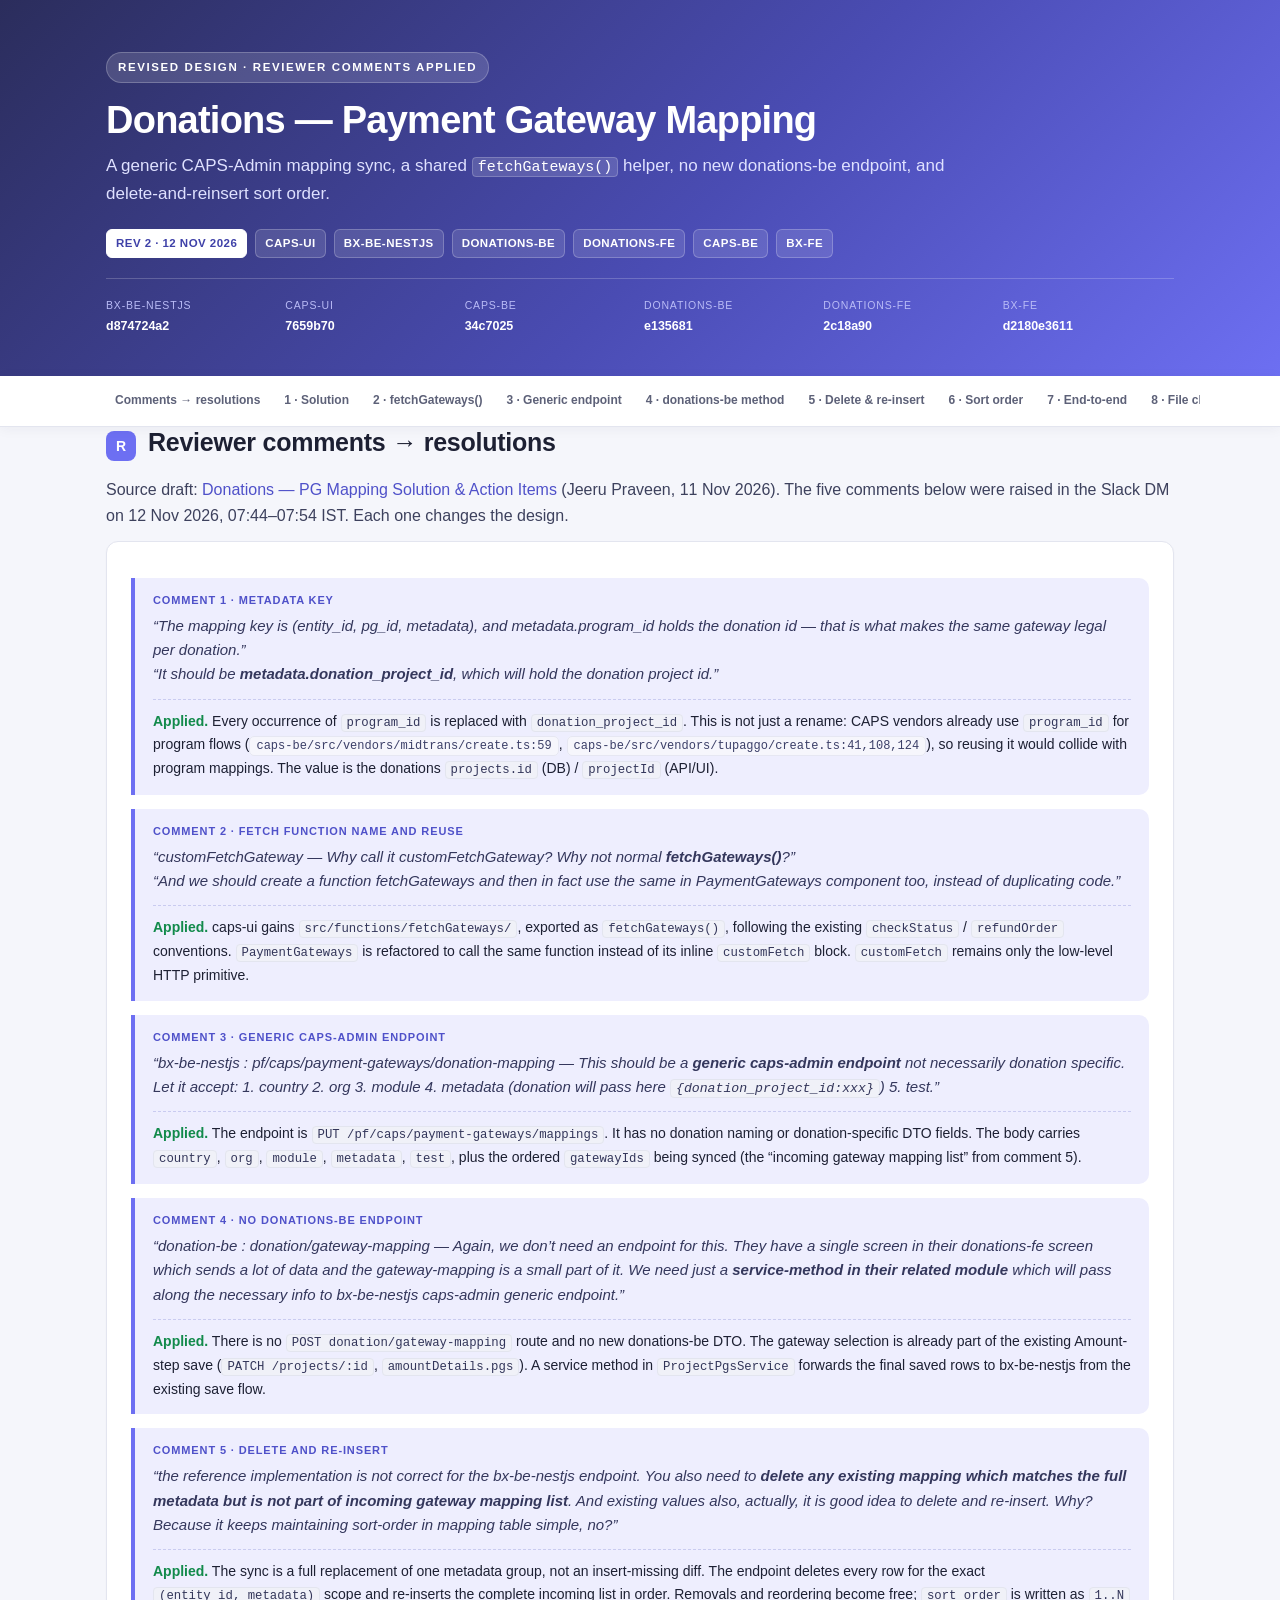
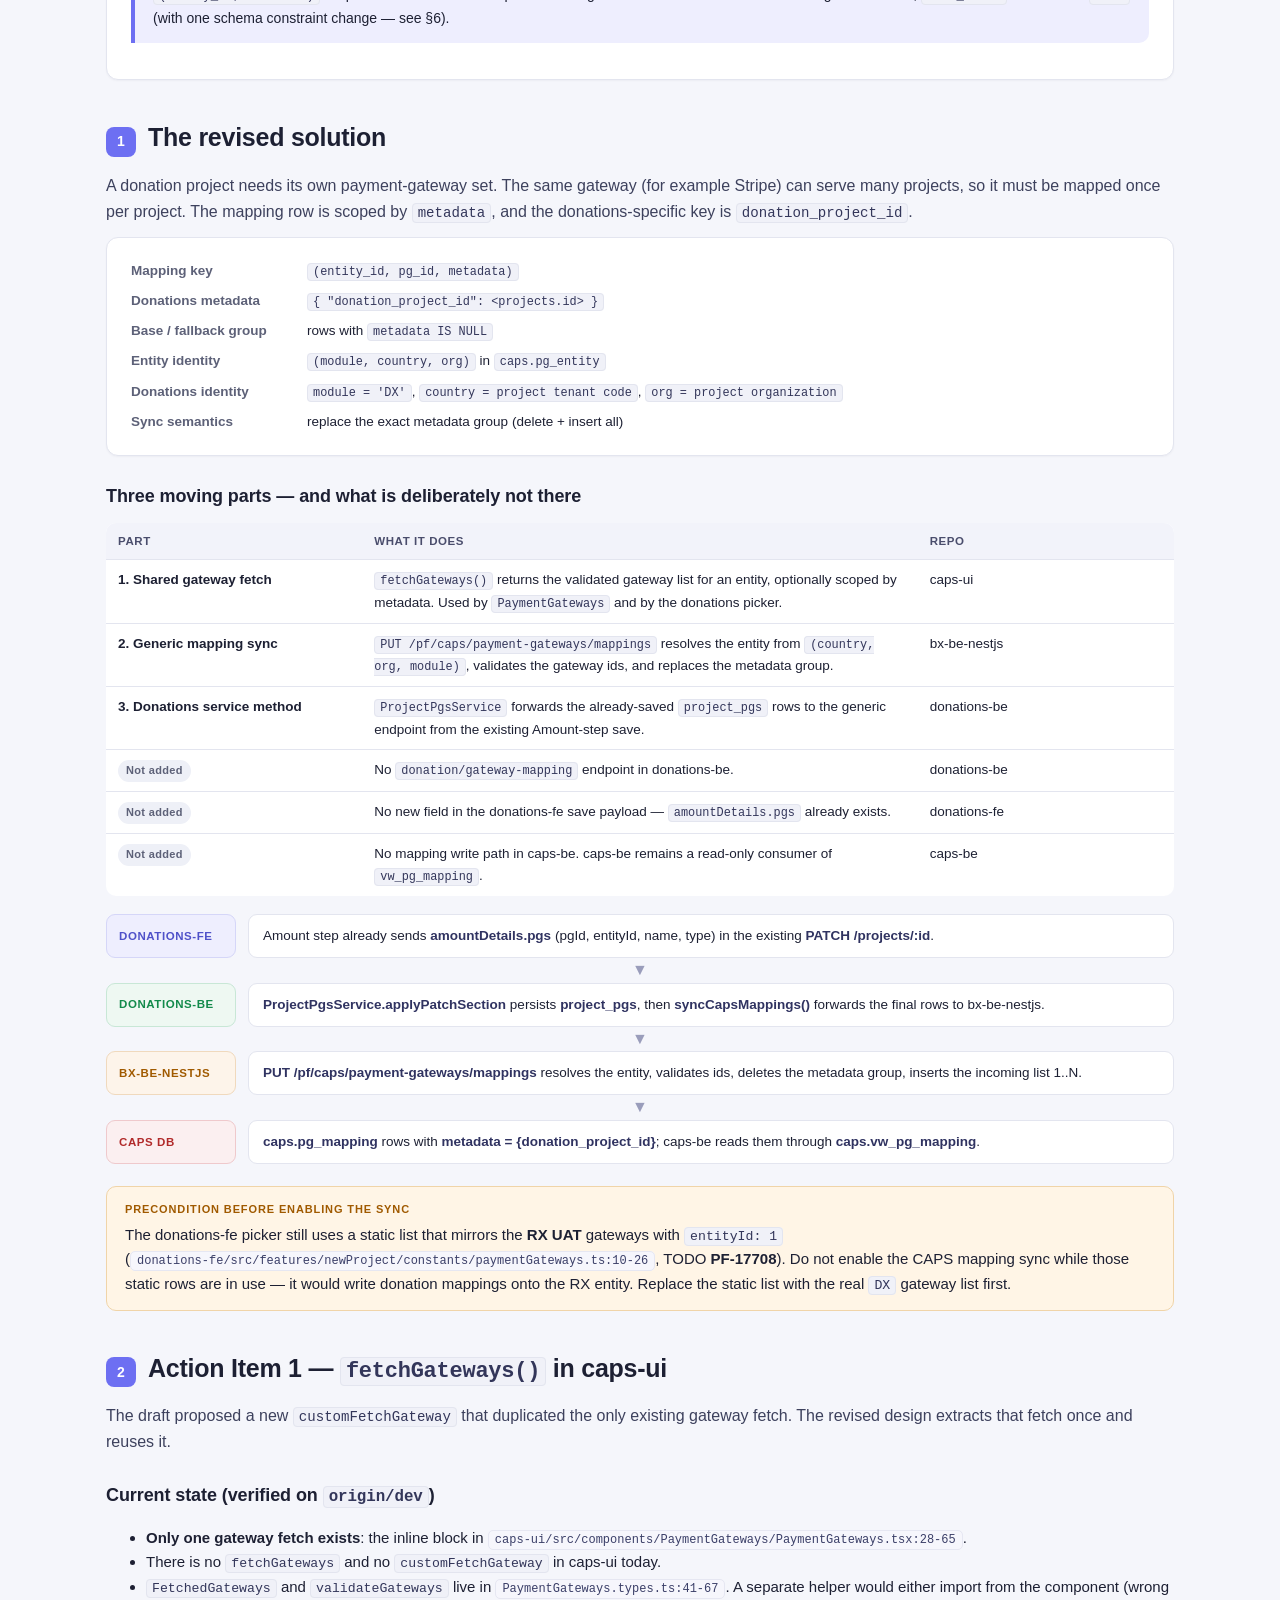
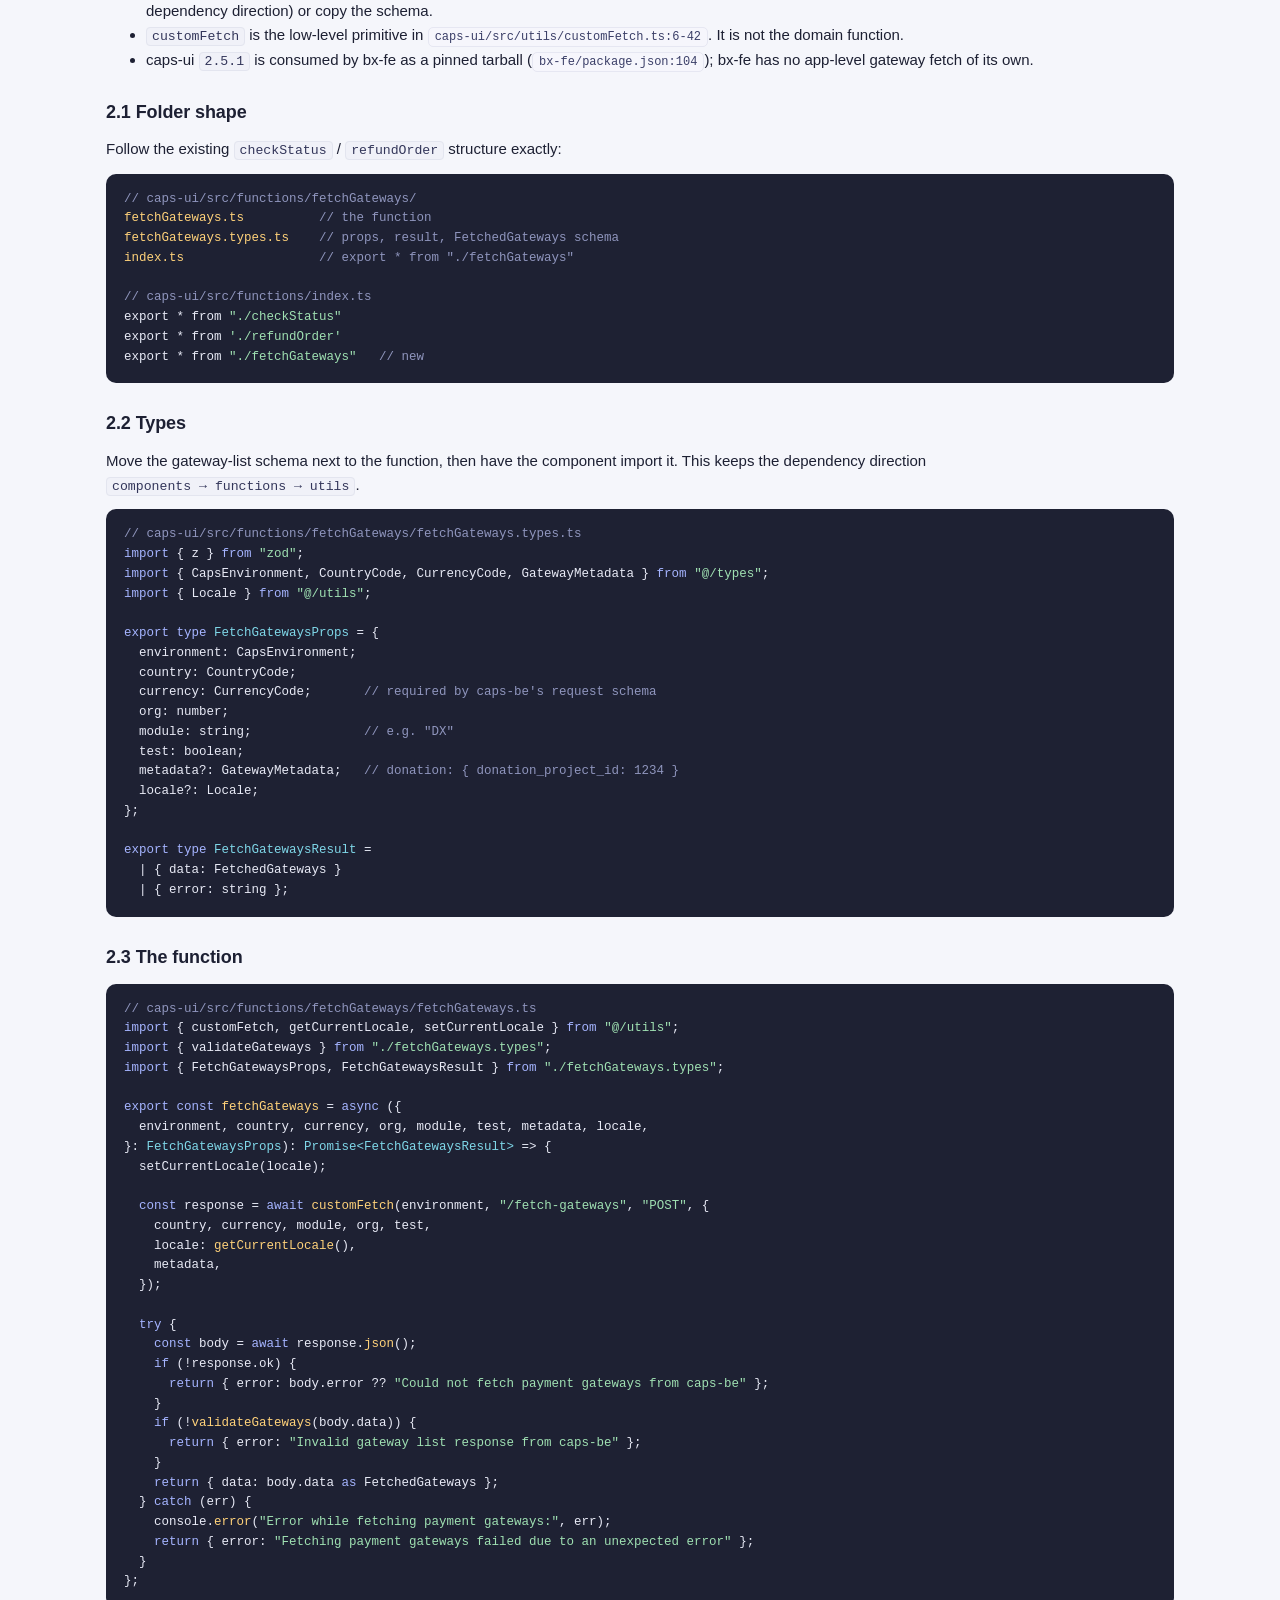
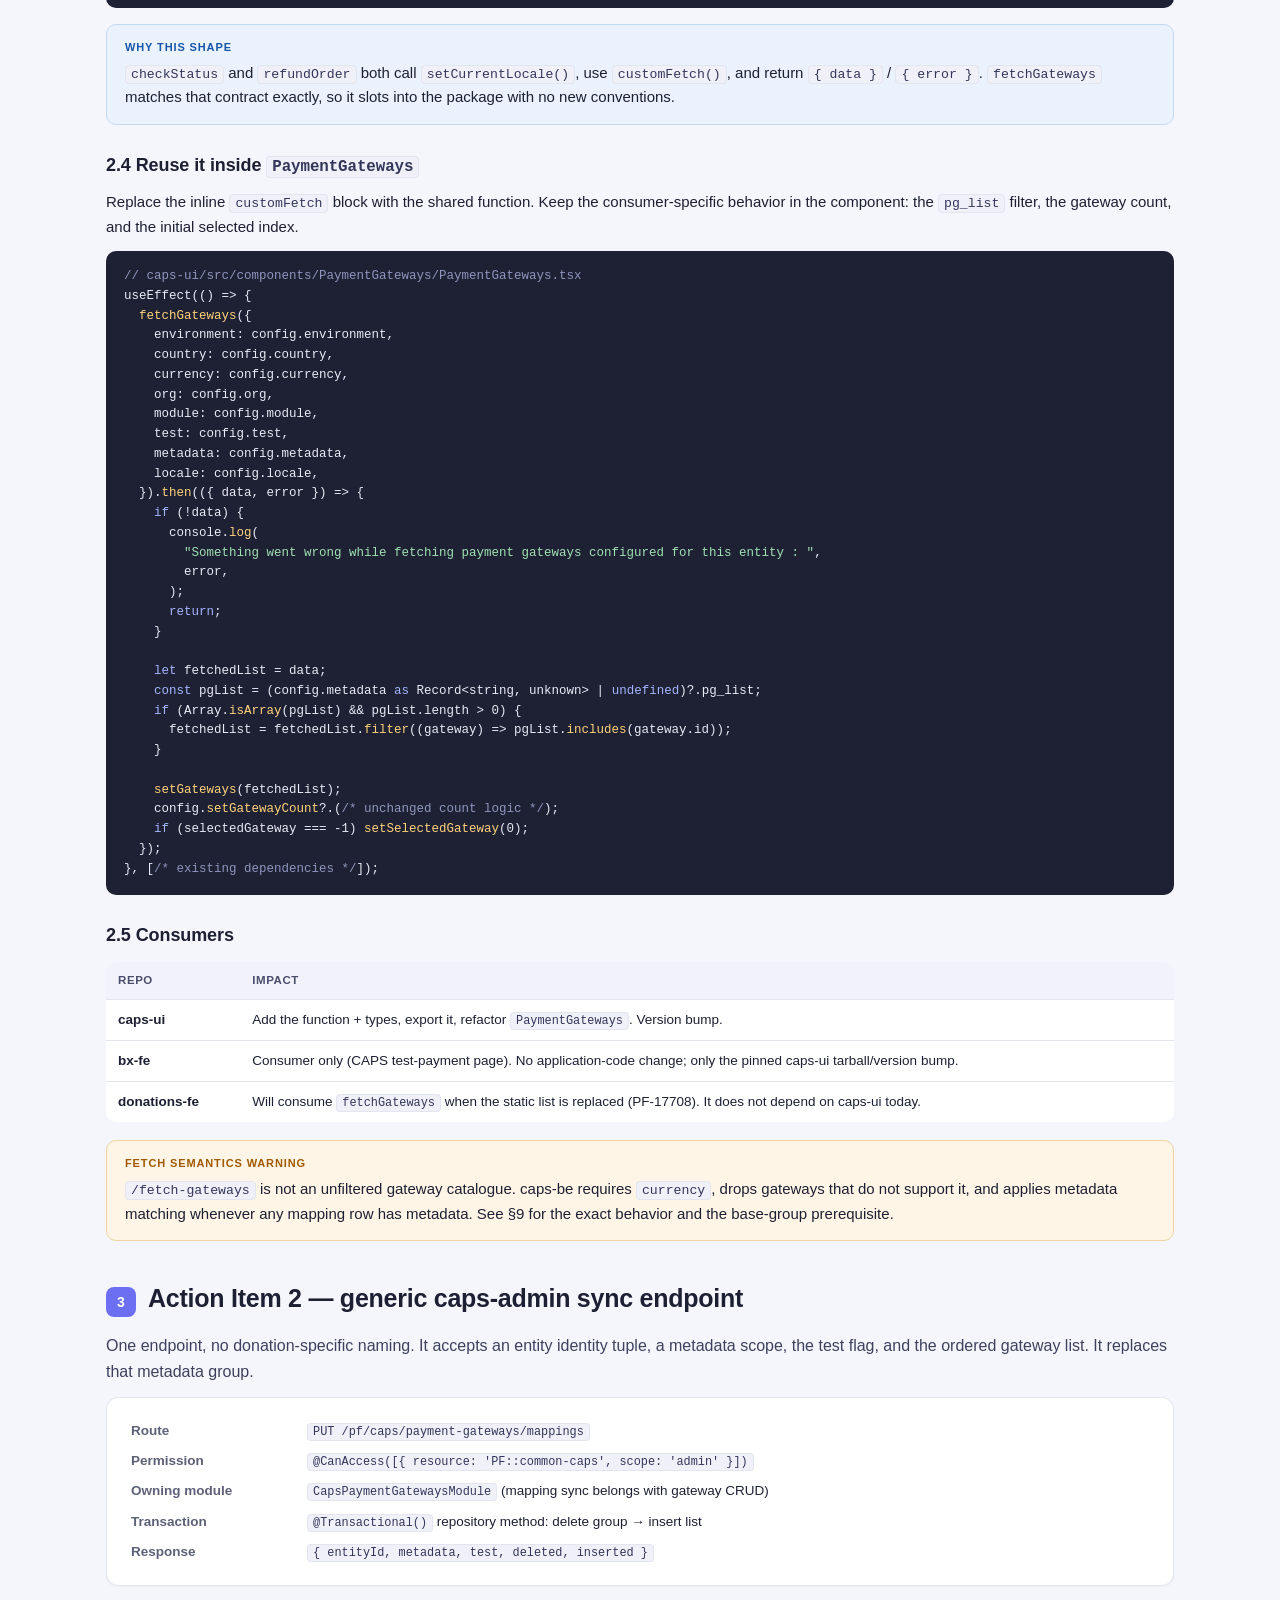
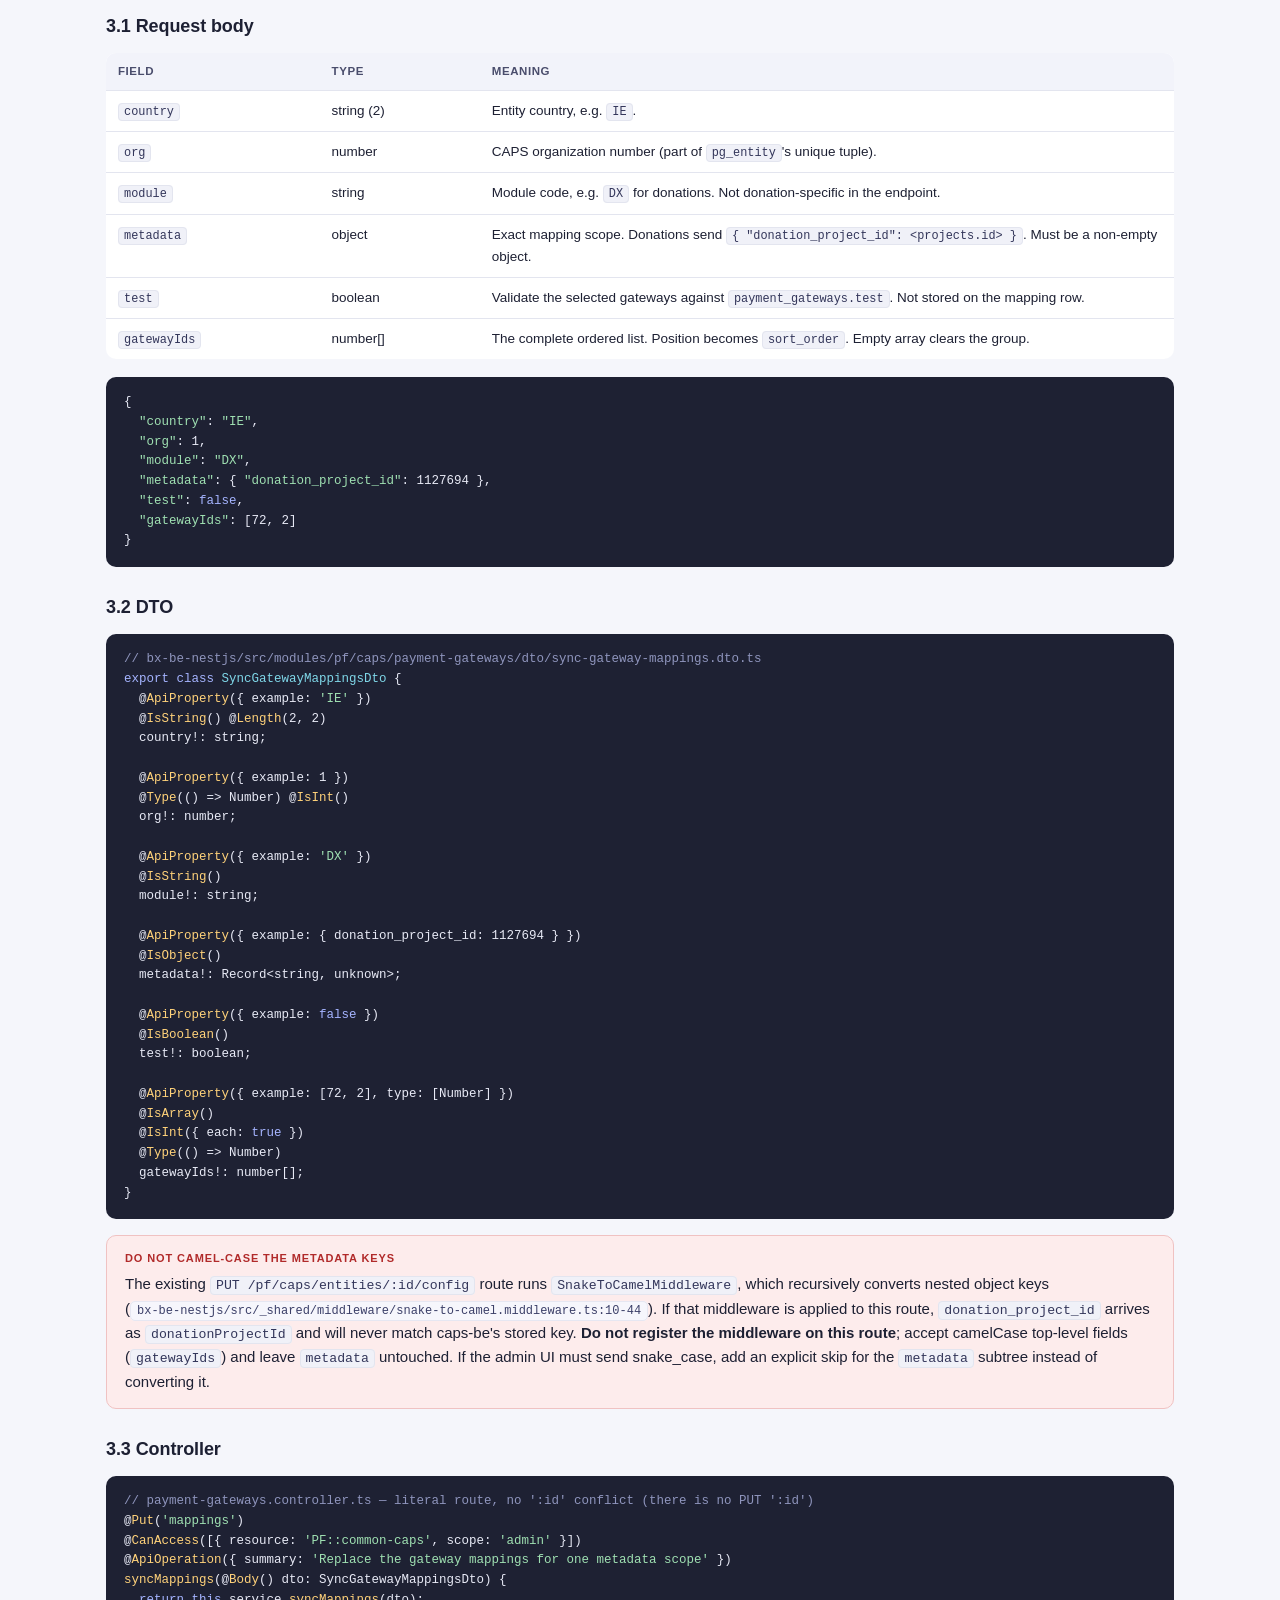
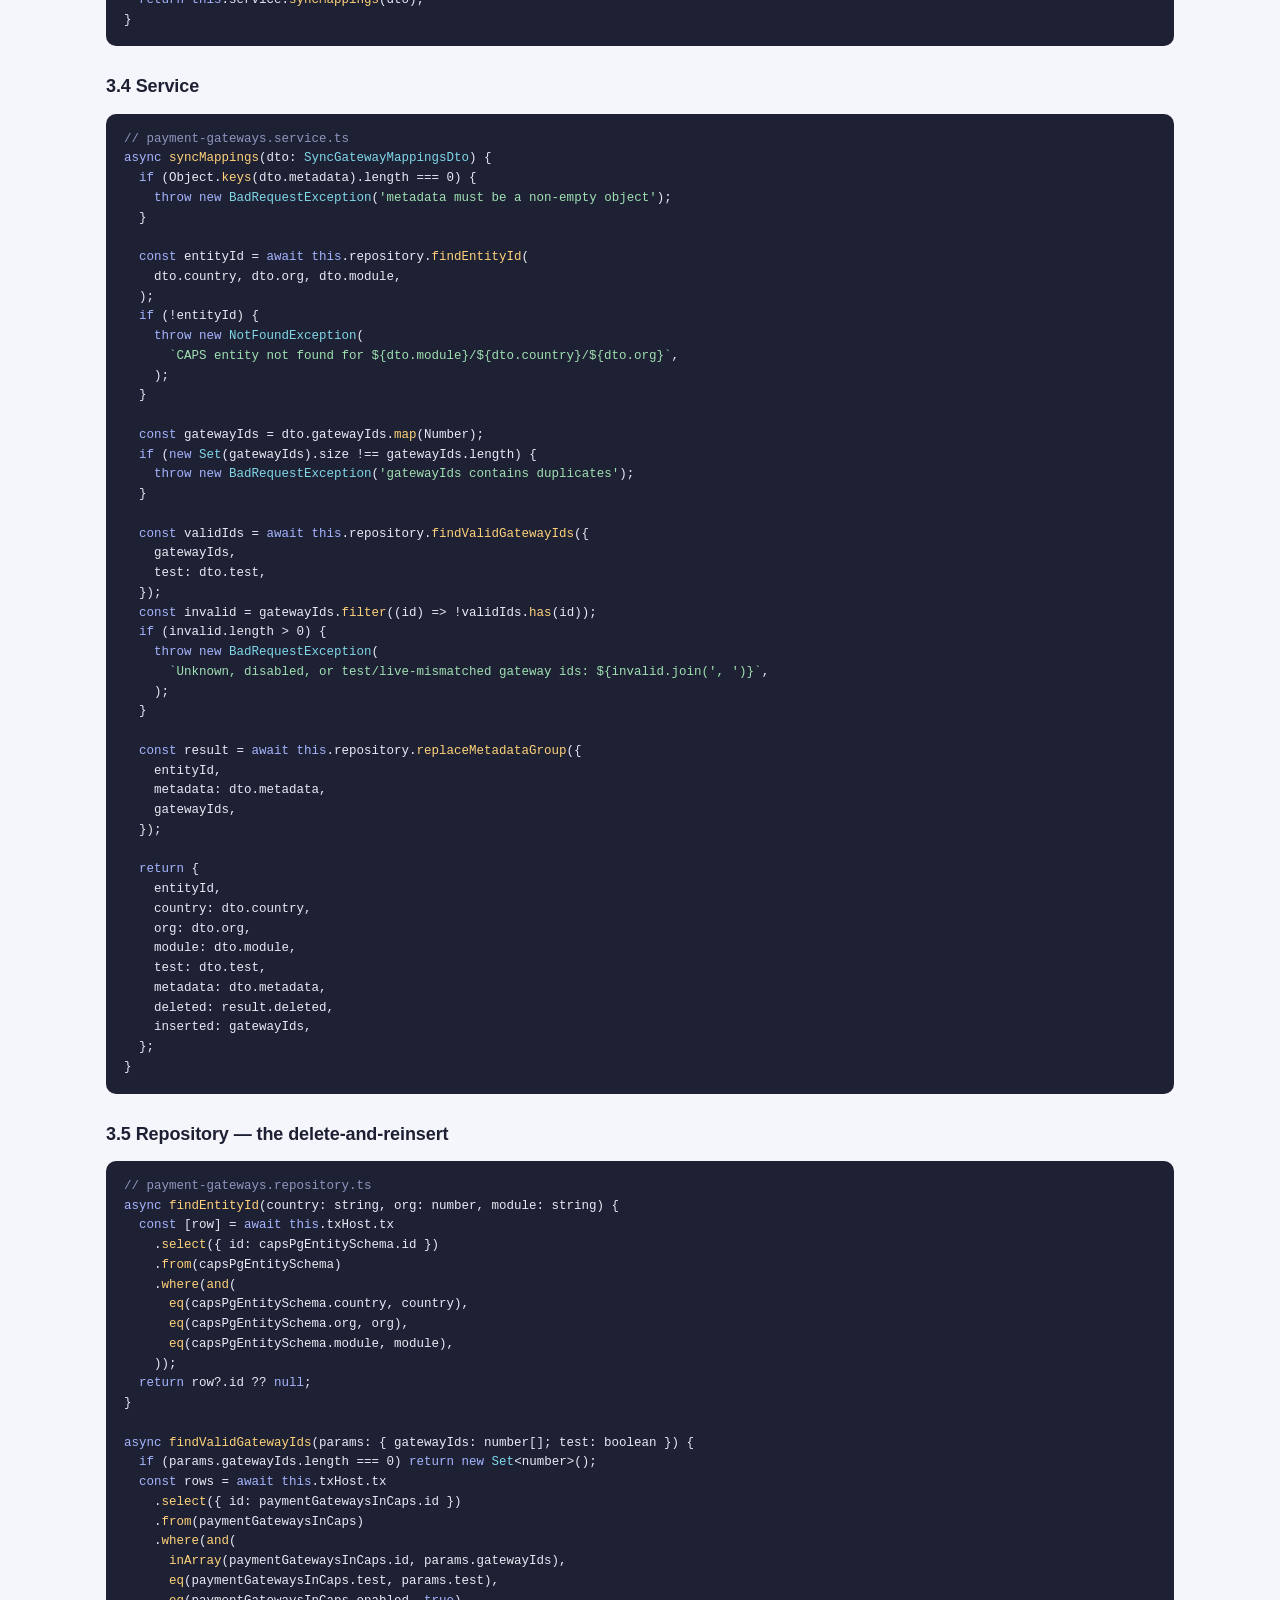
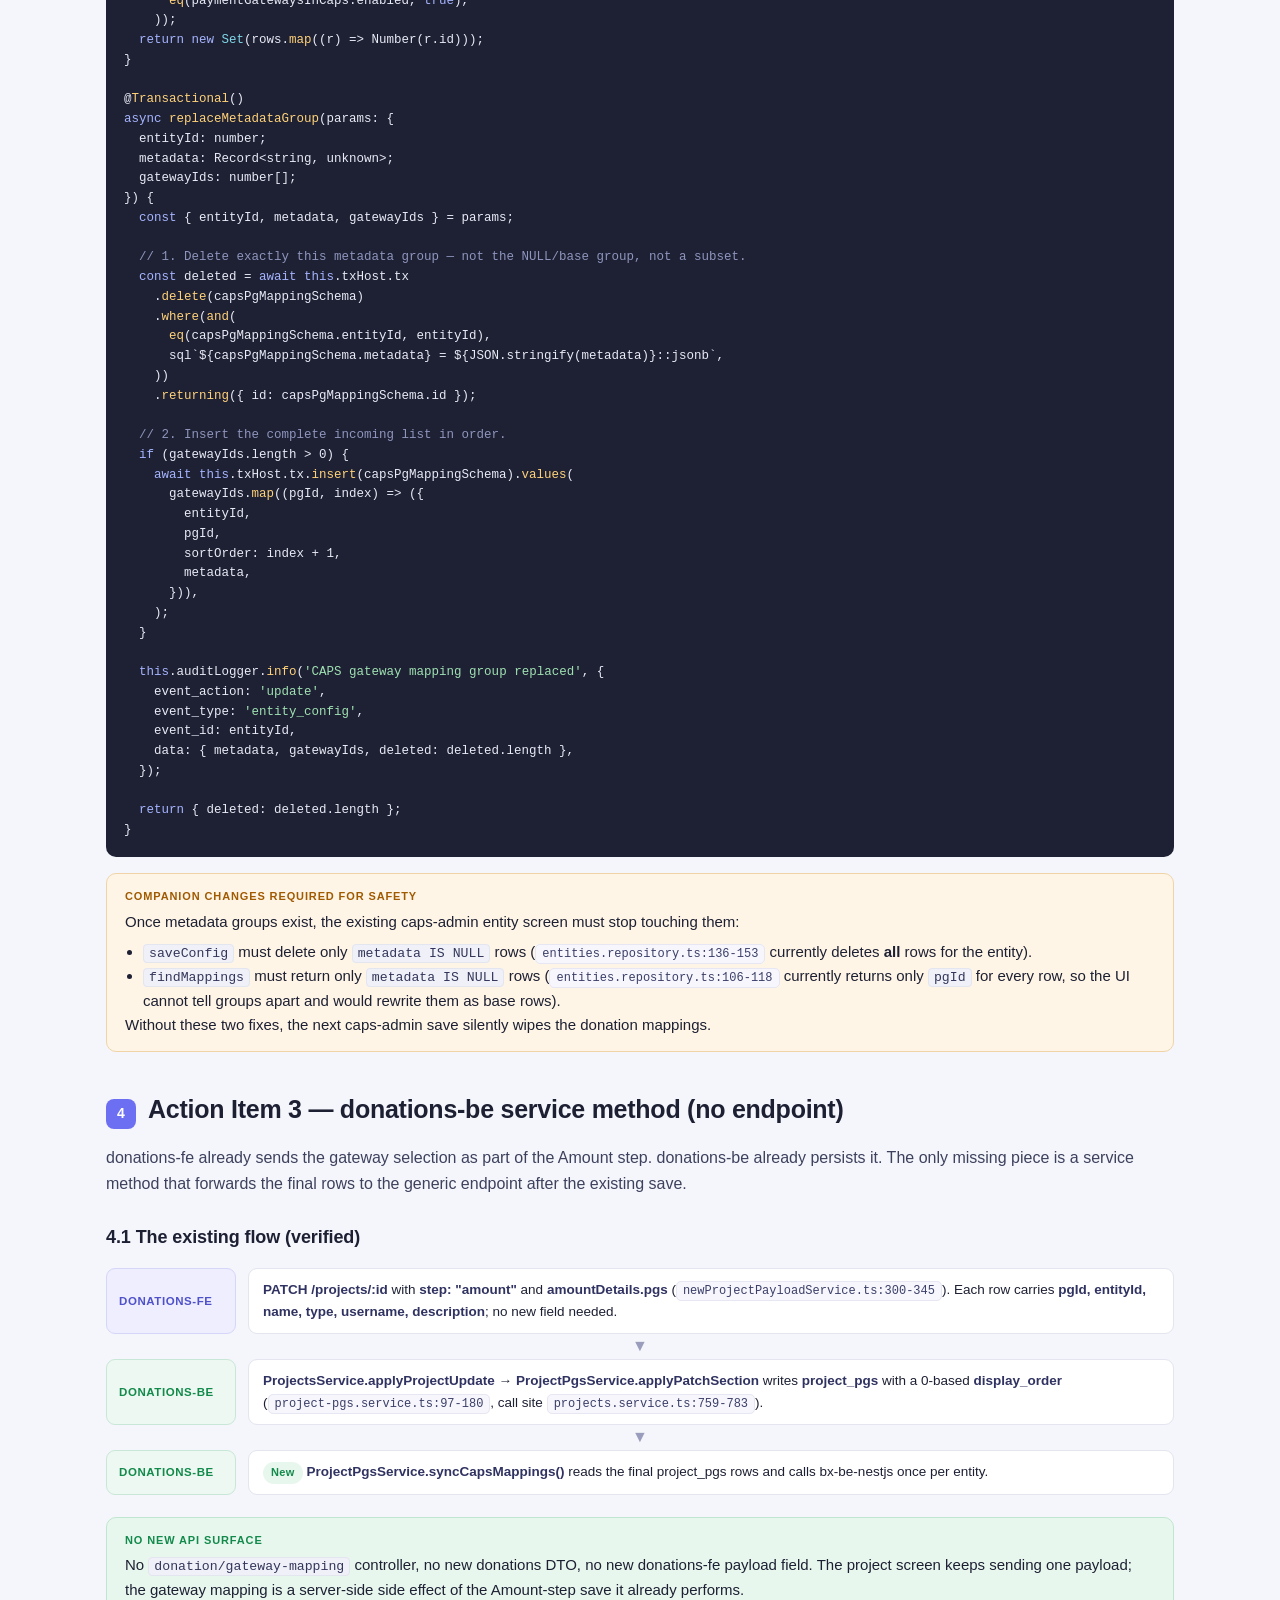
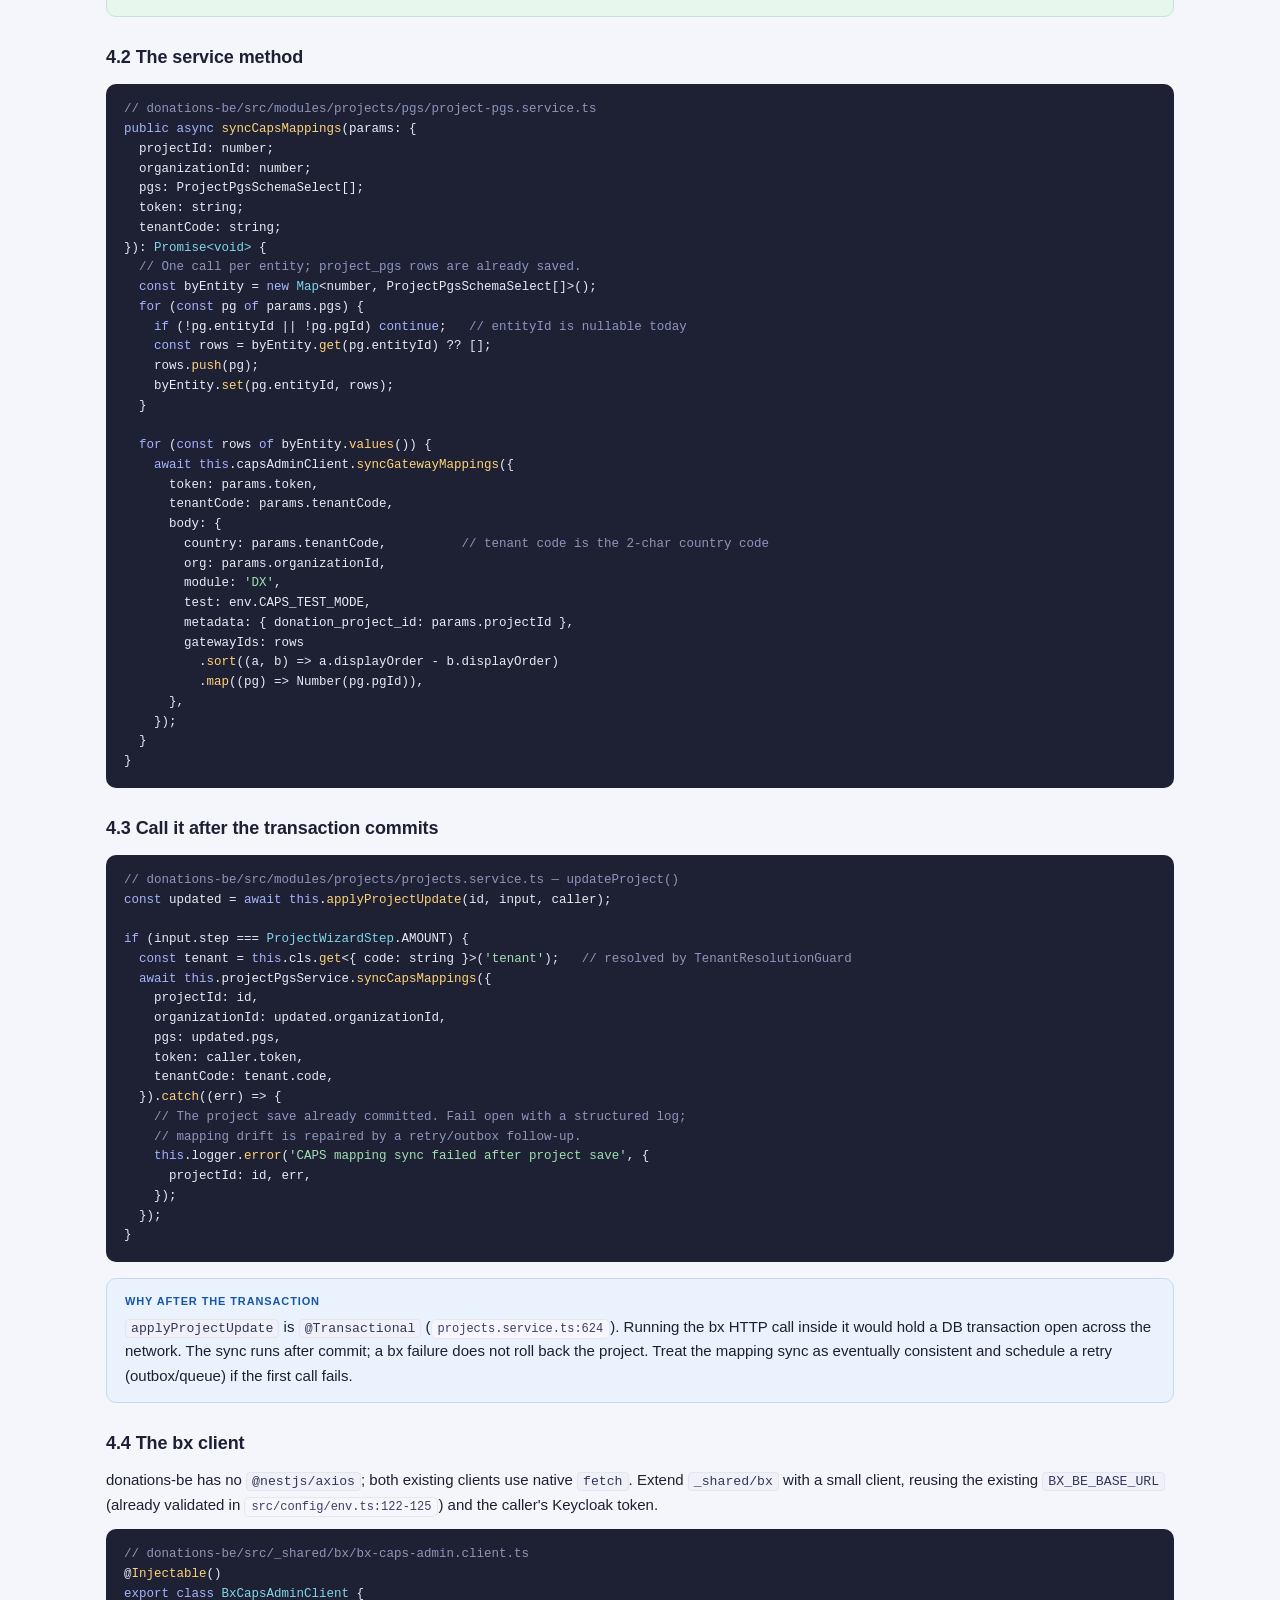
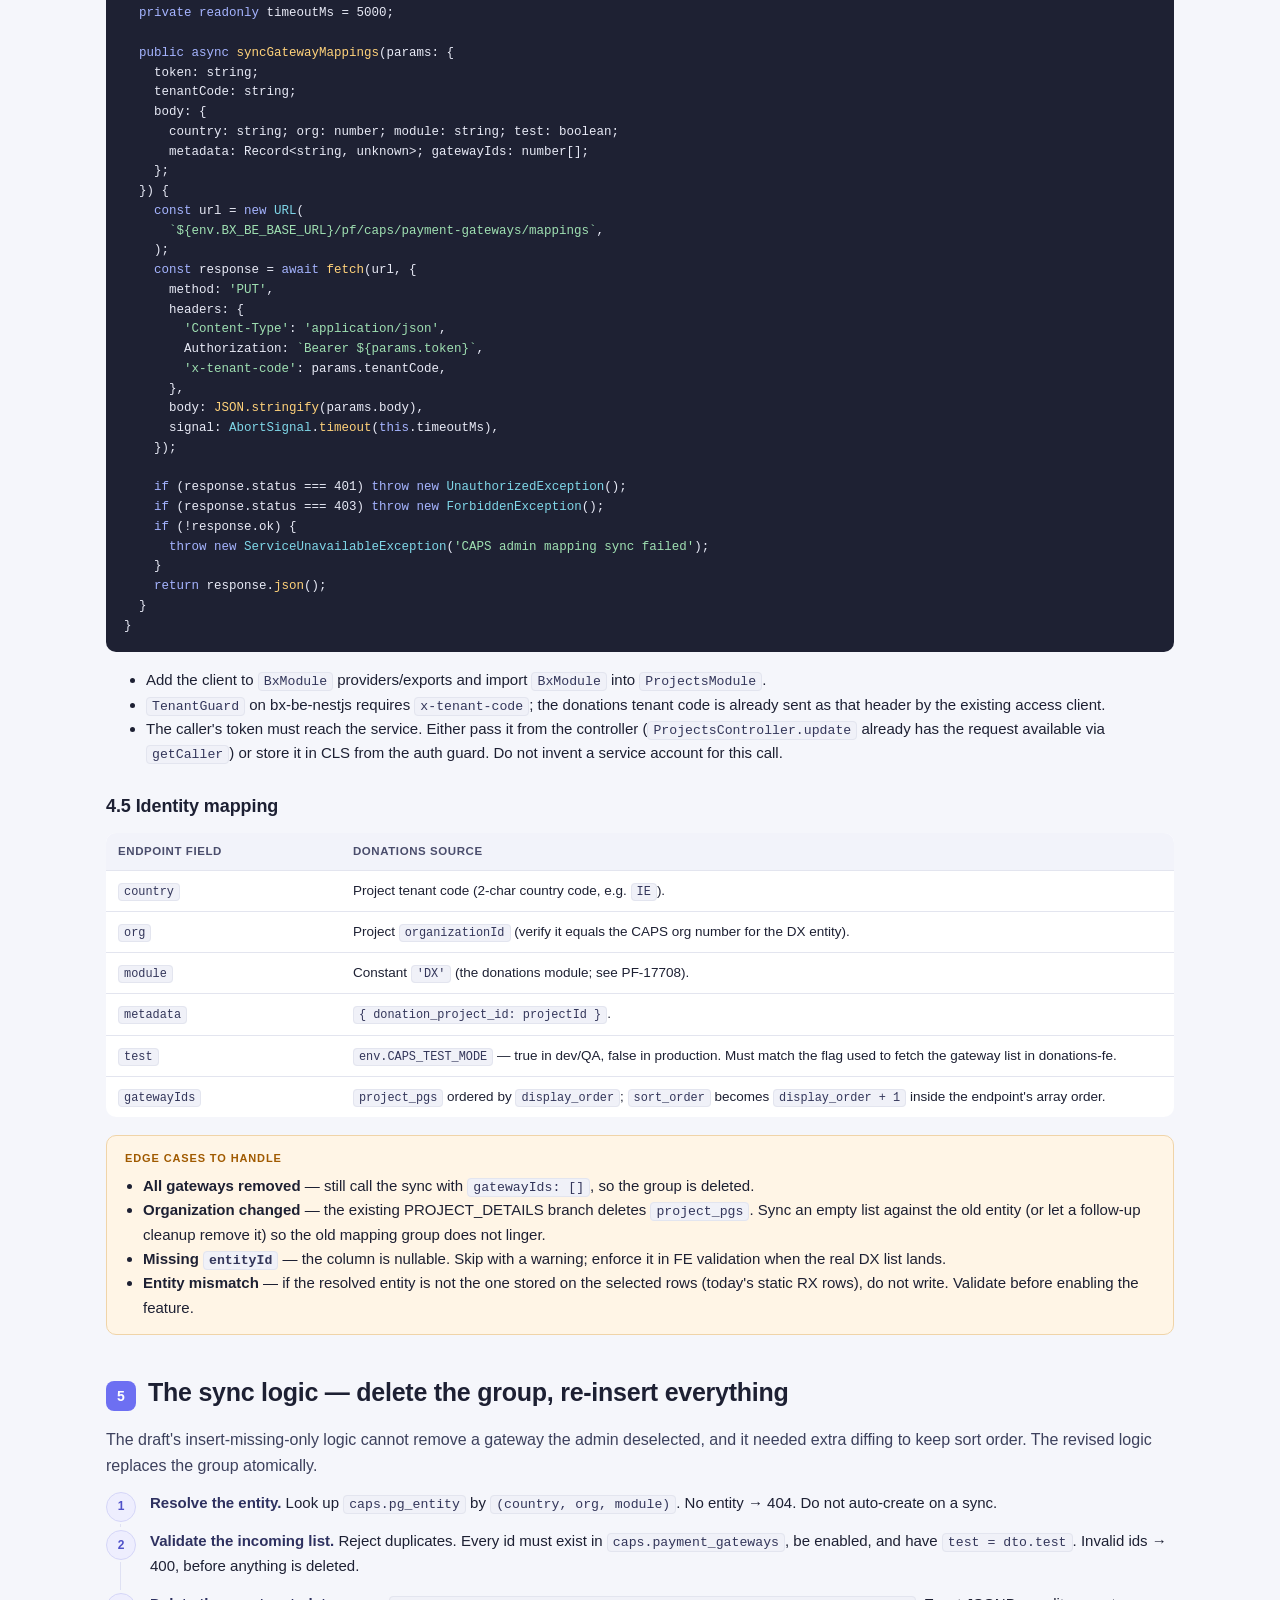
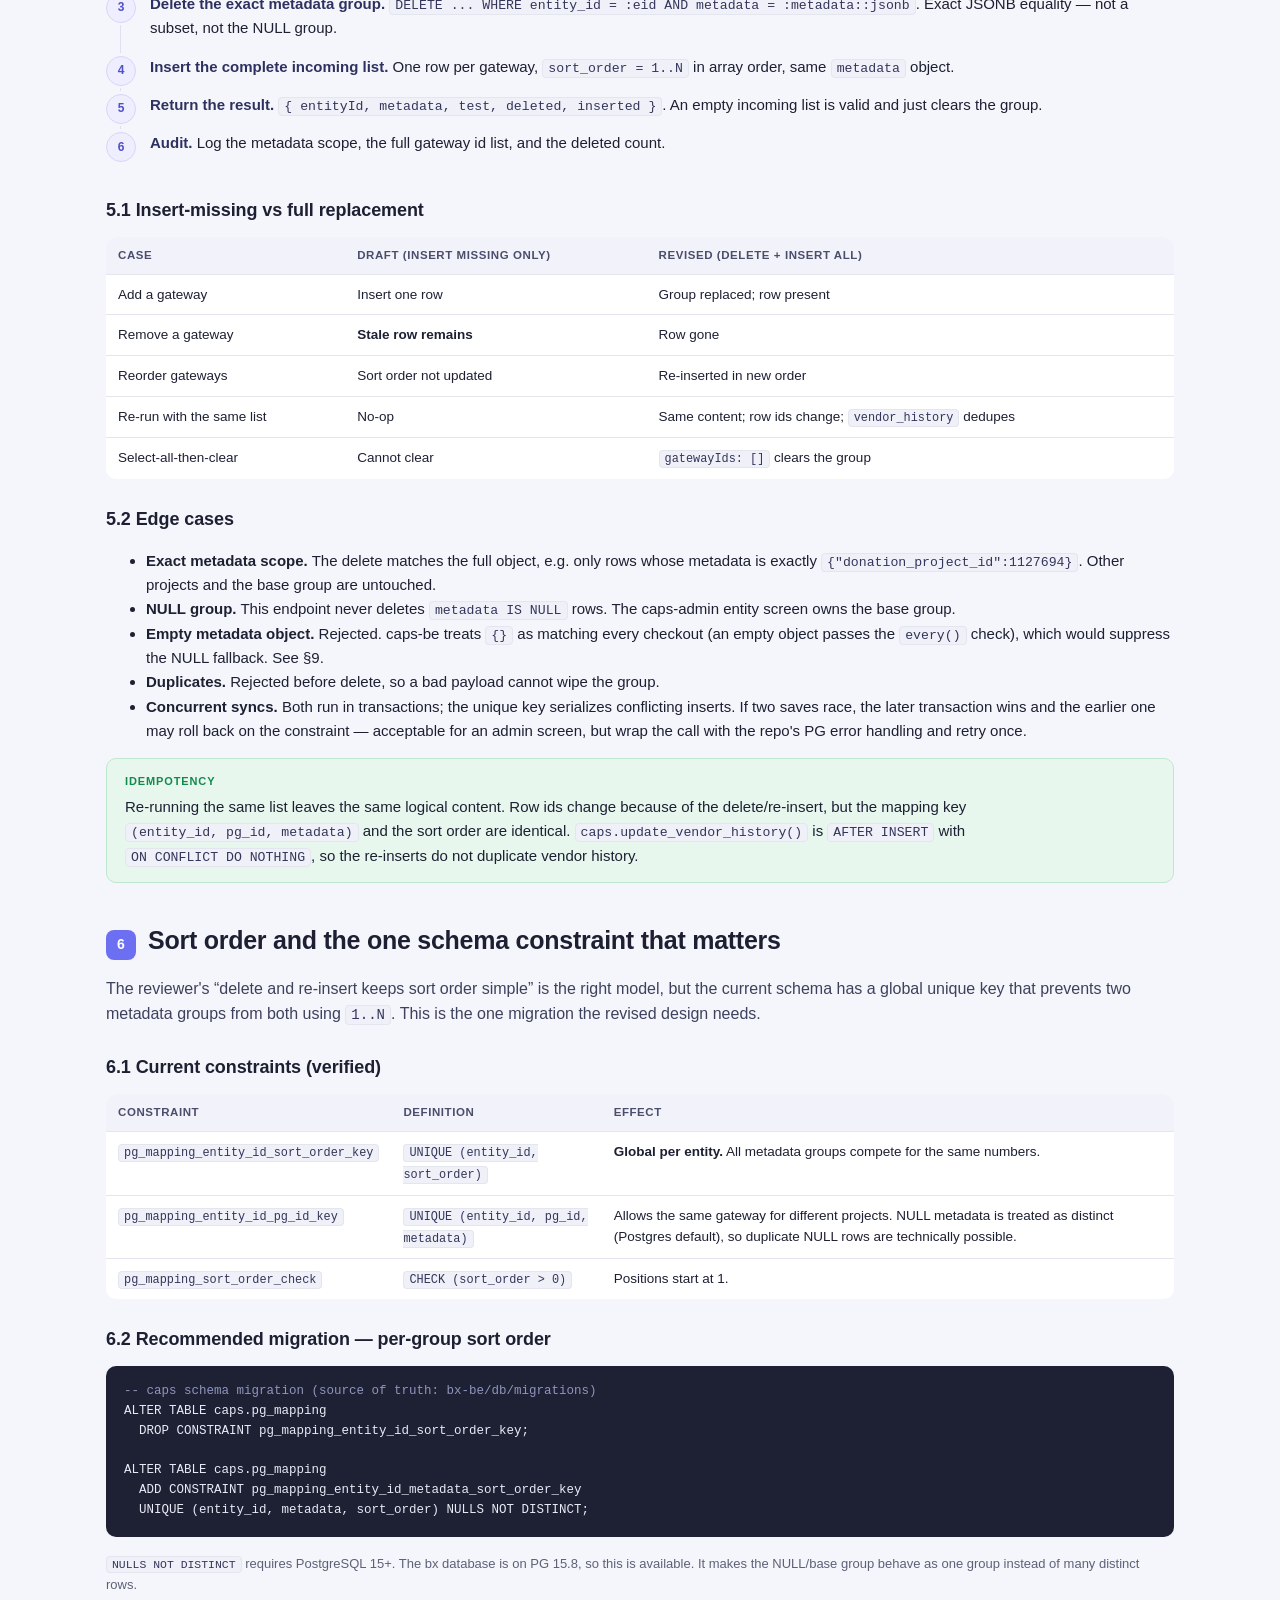
<file: DONATIONS-PG-MAPPING-REVISED-2026-11-12.html>
<!DOCTYPE html>
<html lang="en">
<head>
<meta charset="UTF-8" />
<meta name="viewport" content="width=device-width, initial-scale=1.0" />
<title>Donations — Payment Gateway Mapping (Revised)</title>
<style>
  :root {
    --primary: #6d6ff2;
    --primary-dark: #4f51c9;
    --primary-light: #eeeefe;
    --ink: #1d2033;
    --muted: #5d6178;
    --line: #e3e5ef;
    --bg: #f5f6fb;
    --card: #ffffff;
    --green: #128a4b;
    --green-light: #e8f7ee;
    --amber: #a05a00;
    --amber-light: #fff5e6;
    --red: #b12a2a;
    --red-light: #fdecec;
    --blue: #1656a8;
    --blue-light: #eaf2fd;
    --code-bg: #1e2133;
    --code-ink: #e8eaf6;
  }
  * { box-sizing: border-box; }
  html { scroll-behavior: smooth; }
  body {
    margin: 0;
    background: var(--bg);
    color: var(--ink);
    font: 15px/1.62 -apple-system, BlinkMacSystemFont, "Segoe UI", Roboto, Helvetica, Arial, sans-serif;
    -webkit-font-smoothing: antialiased;
  }
  code, pre, .mono { font-family: "SFMono-Regular", ui-monospace, Menlo, Consolas, "Liberation Mono", monospace; }
  code {
    background: #f0f1f8;
    border: 1px solid #e3e5ef;
    border-radius: 4px;
    padding: 1px 5px;
    font-size: 0.88em;
    color: #33365a;
    white-space: nowrap;
  }
  a { color: var(--primary-dark); text-decoration: none; }
  a:hover { text-decoration: underline; }
  .wrap { max-width: 1120px; margin: 0 auto; padding: 0 26px; }

  header.hero {
    background: linear-gradient(135deg, #2b2d5c 0%, #4a4cb3 55%, #6d6ff2 100%);
    color: #fff;
    padding: 52px 0 40px;
  }
  .eyebrow {
    display: inline-block;
    font-size: 11.5px;
    letter-spacing: 0.14em;
    text-transform: uppercase;
    font-weight: 700;
    background: rgba(255,255,255,0.14);
    border: 1px solid rgba(255,255,255,0.22);
    padding: 5px 11px;
    border-radius: 999px;
    margin-bottom: 16px;
  }
  header.hero h1 { margin: 0 0 10px; font-size: 38px; line-height: 1.15; letter-spacing: -0.02em; }
  header.hero .sub { margin: 0 0 22px; font-size: 17px; color: #dfe1ff; max-width: 860px; }
  header.hero code { background: rgba(255,255,255,0.14); border-color: rgba(255,255,255,0.2); color: #fff; }
  .badges { display: flex; flex-wrap: wrap; gap: 8px; margin-bottom: 20px; }
  .badge {
    font-size: 11.5px;
    font-weight: 700;
    letter-spacing: 0.04em;
    text-transform: uppercase;
    background: rgba(255,255,255,0.12);
    border: 1px solid rgba(255,255,255,0.22);
    padding: 4px 9px;
    border-radius: 6px;
  }
  .badge.new { background: #ffffff; color: #3f41a8; border-color: #ffffff; }
  .baseline {
    display: grid;
    grid-template-columns: repeat(auto-fit, minmax(150px, 1fr));
    gap: 8px;
    border-top: 1px solid rgba(255,255,255,0.2);
    padding-top: 18px;
    margin-top: 4px;
    font-size: 12.5px;
  }
  .baseline div span { display: block; color: #b9bbf6; font-size: 10.5px; text-transform: uppercase; letter-spacing: 0.08em; margin-bottom: 2px; }
  .baseline div b { color: #fff; font-weight: 600; }

  nav.toc {
    position: sticky;
    top: 0;
    z-index: 20;
    background: rgba(255,255,255,0.96);
    backdrop-filter: blur(8px);
    border-bottom: 1px solid var(--line);
    box-shadow: 0 2px 12px rgba(30, 33, 61, 0.05);
  }
  nav.toc .wrap { display: flex; gap: 6px; overflow-x: auto; padding-top: 10px; padding-bottom: 10px; }
  nav.toc a {
    flex: 0 0 auto;
    font-size: 12px;
    font-weight: 600;
    color: var(--muted);
    padding: 5px 9px;
    border-radius: 6px;
    white-space: nowrap;
  }
  nav.toc a:hover { background: var(--primary-light); color: var(--primary-dark); text-decoration: none; }

  main { padding: 36px 0 70px; }
  section { margin-bottom: 42px; scroll-margin-top: 66px; }
  .section-head { display: flex; align-items: baseline; gap: 12px; margin-bottom: 16px; }
  .section-num {
    flex: 0 0 auto;
    width: 30px;
    height: 30px;
    border-radius: 8px;
    background: var(--primary);
    color: #fff;
    font-size: 14px;
    font-weight: 800;
    display: inline-flex;
    align-items: center;
    justify-content: center;
  }
  h2 { margin: 0; font-size: 25px; letter-spacing: -0.01em; line-height: 1.25; }
  h3 { margin: 26px 0 10px; font-size: 18px; letter-spacing: -0.005em; }
  h4 { margin: 20px 0 8px; font-size: 15px; }
  p { margin: 0 0 12px; }
  .lead { font-size: 16px; color: #3d415d; }
  .muted { color: var(--muted); }
  .small { font-size: 13px; }

  .card {
    background: var(--card);
    border: 1px solid var(--line);
    border-radius: 12px;
    padding: 22px 24px;
    box-shadow: 0 1px 2px rgba(30,33,61,0.04);
  }
  .card + .card { margin-top: 14px; }

  .comment {
    border-left: 4px solid var(--primary);
    background: var(--primary-light);
    border-radius: 0 10px 10px 0;
    padding: 14px 18px;
    margin: 14px 0;
  }
  .comment .who { font-size: 11px; font-weight: 800; letter-spacing: 0.08em; text-transform: uppercase; color: var(--primary-dark); margin-bottom: 4px; }
  .comment blockquote { margin: 0; font-style: italic; color: #34375c; }
  .resolution { margin-top: 12px; padding-top: 10px; border-top: 1px dashed #c9cbf0; font-size: 14px; }
  .resolution b { color: var(--green); }

  .callout { border-radius: 10px; padding: 14px 18px; margin: 14px 0; border: 1px solid; }
  .callout .label { font-size: 11px; font-weight: 800; letter-spacing: 0.08em; text-transform: uppercase; display: block; margin-bottom: 4px; }
  .callout.green { background: var(--green-light); border-color: #bfe6ce; }
  .callout.green .label { color: var(--green); }
  .callout.amber { background: var(--amber-light); border-color: #f0d4a8; }
  .callout.amber .label { color: var(--amber); }
  .callout.red { background: var(--red-light); border-color: #f0c2c2; }
  .callout.red .label { color: var(--red); }
  .callout.blue { background: var(--blue-light); border-color: #c4d9f5; }
  .callout.blue .label { color: var(--blue); }

  pre {
    background: var(--code-bg);
    color: var(--code-ink);
    border-radius: 10px;
    padding: 16px 18px;
    overflow-x: auto;
    font-size: 12.5px;
    line-height: 1.58;
    margin: 12px 0 16px;
    tab-size: 2;
  }
  pre code { background: none; border: 0; padding: 0; color: inherit; font-size: inherit; white-space: pre; }
  pre .c { color: #8f95bd; }
  pre .k { color: #a5b4ff; }
  pre .s { color: #9fe0b2; }
  pre .f { color: #ffd27a; }
  pre .t { color: #7fd7e8; }

  table { width: 100%; border-collapse: collapse; margin: 12px 0 18px; font-size: 13.5px; background: #fff; border-radius: 10px; overflow: hidden; }
  th, td { text-align: left; padding: 9px 12px; border-bottom: 1px solid var(--line); vertical-align: top; }
  th { background: #f2f3fa; font-size: 11.5px; text-transform: uppercase; letter-spacing: 0.05em; color: #4a4d6c; }
  tr:last-child td { border-bottom: 0; }
  td code, th code { white-space: normal; }

  .pill { display: inline-block; padding: 2px 8px; border-radius: 999px; font-size: 11px; font-weight: 700; letter-spacing: 0.03em; }
  .pill.add { background: var(--green-light); color: var(--green); }
  .pill.mod { background: var(--amber-light); color: var(--amber); }
  .pill.none { background: #eef0f7; color: var(--muted); }
  .pill.del { background: var(--red-light); color: var(--red); }

  .grid2 { display: grid; grid-template-columns: 1fr 1fr; gap: 14px; }
  @media (max-width: 820px) { .grid2 { grid-template-columns: 1fr; } }

  .flow { display: grid; gap: 10px; margin: 16px 0 22px; }
  .lane {
    display: grid;
    grid-template-columns: 130px 1fr;
    gap: 12px;
    align-items: stretch;
  }
  .lane .who {
    background: #f2f3fa;
    border: 1px solid var(--line);
    border-radius: 9px;
    padding: 10px 12px;
    font-size: 11.5px;
    font-weight: 800;
    letter-spacing: 0.05em;
    text-transform: uppercase;
    color: #484b6d;
    display: flex;
    align-items: center;
  }
  .lane .what {
    background: #fff;
    border: 1px solid var(--line);
    border-radius: 9px;
    padding: 10px 14px;
    font-size: 13.5px;
  }
  .lane .what b { color: #303361; }
  .lane.ui .who { background: var(--primary-light); border-color: #d5d6f8; color: var(--primary-dark); }
  .lane.be .who { background: #eef8f2; border-color: #c8e7d6; color: var(--green); }
  .lane.caps .who { background: #fdf4ea; border-color: #f0d9bd; color: var(--amber); }
  .lane.db .who { background: #fbeff0; border-color: #efc9cc; color: var(--red); }

  .arrow { text-align: center; color: #9a9dbb; font-size: 16px; line-height: 0.8; margin: -4px 0; }

  .steps { counter-reset: step; list-style: none; padding: 0; margin: 12px 0 18px; }
  .steps li { counter-increment: step; position: relative; padding: 0 0 14px 44px; }
  .steps li::before {
    content: counter(step);
    position: absolute;
    left: 0;
    top: 1px;
    width: 28px;
    height: 28px;
    border-radius: 50%;
    background: var(--primary-light);
    border: 1px solid #d5d6f8;
    color: var(--primary-dark);
    font-size: 12px;
    font-weight: 800;
    display: flex;
    align-items: center;
    justify-content: center;
  }
  .steps li:not(:last-child)::after {
    content: "";
    position: absolute;
    left: 13.5px;
    top: 33px;
    bottom: 2px;
    width: 1px;
    background: #dfe1f3;
  }
  .steps li b { color: #2e3160; }

  .kv { display: grid; grid-template-columns: 160px 1fr; gap: 8px 16px; font-size: 13.5px; }
  .kv .k { color: var(--muted); font-weight: 700; }

  footer {
    border-top: 1px solid var(--line);
    background: #fff;
    padding: 26px 0 40px;
    color: var(--muted);
    font-size: 12.5px;
  }
  footer .wrap { display: grid; gap: 6px; }
  footer b { color: var(--ink); }

  .file {
    font-family: "SFMono-Regular", ui-monospace, Menlo, monospace;
    font-size: 12px;
    color: #3b3f68;
    background: #f6f6fc;
    border: 1px solid #e6e7f2;
    border-radius: 5px;
    padding: 2px 6px;
    white-space: nowrap;
  }

  @media print {
    nav.toc { display: none; }
    header.hero { padding: 28px 0; }
    body { background: #fff; font-size: 12px; }
    section { break-inside: avoid; }
    pre { white-space: pre-wrap; word-break: break-word; }
  }
</style>
</head>
<body>

<header class="hero">
  <div class="wrap">
    <div class="eyebrow">Revised design · reviewer comments applied</div>
    <h1>Donations — Payment Gateway Mapping</h1>
    <p class="sub">
      A generic CAPS-Admin mapping sync, a shared <code>fetchGateways()</code> helper,
      no new donations-be endpoint, and delete-and-reinsert sort order.
    </p>
    <div class="badges">
      <span class="badge new">Rev 2 · 12 Nov 2026</span>
      <span class="badge">caps-ui</span>
      <span class="badge">bx-be-nestjs</span>
      <span class="badge">donations-be</span>
      <span class="badge">donations-fe</span>
      <span class="badge">caps-be</span>
      <span class="badge">bx-fe</span>
    </div>
    <div class="baseline">
      <div><span>bx-be-nestjs</span><b>d874724a2</b></div>
      <div><span>caps-ui</span><b>7659b70</b></div>
      <div><span>caps-be</span><b>34c7025</b></div>
      <div><span>donations-be</span><b>e135681</b></div>
      <div><span>donations-fe</span><b>2c18a90</b></div>
      <div><span>bx-fe</span><b>d2180e3611</b></div>
    </div>
  </div>
</header>

<nav class="toc">
  <div class="wrap">
    <a href="#changes">Comments → resolutions</a>
    <a href="#solution">1 · Solution</a>
    <a href="#action1">2 · fetchGateways()</a>
    <a href="#action2">3 · Generic endpoint</a>
    <a href="#action3">4 · donations-be method</a>
    <a href="#sync">5 · Delete &amp; re-insert</a>
    <a href="#sort">6 · Sort order</a>
    <a href="#flow">7 · End-to-end</a>
    <a href="#files">8 · File changes</a>
    <a href="#matching">9 · Matching</a>
    <a href="#reality">10 · Reality checks</a>
    <a href="#verify">11 · Verification</a>
  </div>
</nav>

<main class="wrap">

<!-- ============================================================ -->
<section id="changes">
  <div class="section-head">
    <span class="section-num">R</span>
    <h2>Reviewer comments → resolutions</h2>
  </div>
  <p class="lead">
    Source draft: <a href="https://jeerupraveen04.github.io/PaymentFlowDiagram/donations-pg-mapping-endpoints">Donations — PG Mapping Solution &amp; Action Items</a>
    (Jeeru Praveen, 11 Nov 2026). The five comments below were raised in the Slack DM on
    12 Nov 2026, 07:44–07:54 IST. Each one changes the design.
  </p>

  <div class="card">
    <div class="comment">
      <div class="who">Comment 1 · metadata key</div>
      <blockquote>
        “The mapping key is (entity_id, pg_id, metadata), and metadata.program_id holds the donation id — that is what makes the same gateway legal per donation.”
        <br />“It should be <b>metadata.donation_project_id</b>, which will hold the donation project id.”
      </blockquote>
      <div class="resolution">
        <b>Applied.</b> Every occurrence of <code>program_id</code> is replaced with
        <code>donation_project_id</code>. This is not just a rename: CAPS vendors already use
        <code>program_id</code> for program flows
        (<span class="file">caps-be/src/vendors/midtrans/create.ts:59</span>,
        <span class="file">caps-be/src/vendors/tupaggo/create.ts:41,108,124</span>), so reusing it
        would collide with program mappings. The value is the donations
        <code>projects.id</code> (DB) / <code>projectId</code> (API/UI).
      </div>
    </div>

    <div class="comment">
      <div class="who">Comment 2 · fetch function name and reuse</div>
      <blockquote>
        “customFetchGateway — Why call it customFetchGateway? Why not normal <b>fetchGateways()</b>?”
        <br />“And we should create a function fetchGateways and then in fact use the same in
        PaymentGateways component too, instead of duplicating code.”
      </blockquote>
      <div class="resolution">
        <b>Applied.</b> caps-ui gains <code>src/functions/fetchGateways/</code>, exported as
        <code>fetchGateways()</code>, following the existing <code>checkStatus</code> /
        <code>refundOrder</code> conventions. <code>PaymentGateways</code> is refactored to call
        the same function instead of its inline <code>customFetch</code> block.
        <code>customFetch</code> remains only the low-level HTTP primitive.
      </div>
    </div>

    <div class="comment">
      <div class="who">Comment 3 · generic caps-admin endpoint</div>
      <blockquote>
        “bx-be-nestjs : pf/caps/payment-gateways/donation-mapping — This should be a
        <b>generic caps-admin endpoint</b> not necessarily donation specific.
        Let it accept: 1. country 2. org 3. module 4. metadata (donation will pass here
        <code>{donation_project_id:xxx}</code>) 5. test.”
      </blockquote>
      <div class="resolution">
        <b>Applied.</b> The endpoint is <code>PUT /pf/caps/payment-gateways/mappings</code>.
        It has no donation naming or donation-specific DTO fields. The body carries
        <code>country</code>, <code>org</code>, <code>module</code>, <code>metadata</code>,
        <code>test</code>, plus the ordered <code>gatewayIds</code> being synced
        (the “incoming gateway mapping list” from comment 5).
      </div>
    </div>

    <div class="comment">
      <div class="who">Comment 4 · no donations-be endpoint</div>
      <blockquote>
        “donation-be : donation/gateway-mapping — Again, we don’t need an endpoint for this.
        They have a single screen in their donations-fe screen which sends a lot of data and the
        gateway-mapping is a small part of it. We need just a <b>service-method in their related
        module</b> which will pass along the necessary info to bx-be-nestjs caps-admin generic endpoint.”
      </blockquote>
      <div class="resolution">
        <b>Applied.</b> There is no <code>POST donation/gateway-mapping</code> route and no new
        donations-be DTO. The gateway selection is already part of the existing Amount-step save
        (<code>PATCH /projects/:id</code>, <code>amountDetails.pgs</code>). A service method in
        <code>ProjectPgsService</code> forwards the final saved rows to bx-be-nestjs from the
        existing save flow.
      </div>
    </div>

    <div class="comment">
      <div class="who">Comment 5 · delete and re-insert</div>
      <blockquote>
        “the reference implementation is not correct for the bx-be-nestjs endpoint.
        You also need to <b>delete any existing mapping which matches the full metadata but is
        not part of incoming gateway mapping list</b>. And existing values also, actually, it is
        good idea to delete and re-insert. Why? Because it keeps maintaining sort-order in
        mapping table simple, no?”
      </blockquote>
      <div class="resolution">
        <b>Applied.</b> The sync is a full replacement of one metadata group, not an
        insert-missing diff. The endpoint deletes every row for the exact
        <code>(entity_id, metadata)</code> scope and re-inserts the complete incoming list in
        order. Removals and reordering become free; <code>sort_order</code> is written as
        <code>1..N</code> (with one schema constraint change — see §6).
      </div>
    </div>
  </div>
</section>

<!-- ============================================================ -->
<section id="solution">
  <div class="section-head">
    <span class="section-num">1</span>
    <h2>The revised solution</h2>
  </div>

  <p class="lead">
    A donation project needs its own payment-gateway set. The same gateway (for example Stripe)
    can serve many projects, so it must be mapped once per project. The mapping row is scoped by
    <code>metadata</code>, and the donations-specific key is
    <code>donation_project_id</code>.
  </p>

  <div class="card">
    <div class="kv">
      <div class="k">Mapping key</div><div><code>(entity_id, pg_id, metadata)</code></div>
      <div class="k">Donations metadata</div><div><code>{ "donation_project_id": &lt;projects.id&gt; }</code></div>
      <div class="k">Base / fallback group</div><div>rows with <code>metadata IS NULL</code></div>
      <div class="k">Entity identity</div><div><code>(module, country, org)</code> in <code>caps.pg_entity</code></div>
      <div class="k">Donations identity</div><div><code>module = 'DX'</code>, <code>country = project tenant code</code>, <code>org = project organization</code></div>
      <div class="k">Sync semantics</div><div>replace the exact metadata group (delete + insert all)</div>
    </div>
  </div>

  <h3>Three moving parts — and what is deliberately not there</h3>
  <table>
    <thead>
      <tr><th style="width:24%">Part</th><th>What it does</th><th style="width:24%">Repo</th></tr>
    </thead>
    <tbody>
      <tr>
        <td><b>1. Shared gateway fetch</b></td>
        <td><code>fetchGateways()</code> returns the validated gateway list for an entity, optionally scoped by metadata. Used by <code>PaymentGateways</code> and by the donations picker.</td>
        <td>caps-ui</td>
      </tr>
      <tr>
        <td><b>2. Generic mapping sync</b></td>
        <td><code>PUT /pf/caps/payment-gateways/mappings</code> resolves the entity from <code>(country, org, module)</code>, validates the gateway ids, and replaces the metadata group.</td>
        <td>bx-be-nestjs</td>
      </tr>
      <tr>
        <td><b>3. Donations service method</b></td>
        <td><code>ProjectPgsService</code> forwards the already-saved <code>project_pgs</code> rows to the generic endpoint from the existing Amount-step save.</td>
        <td>donations-be</td>
      </tr>
      <tr>
        <td><span class="pill none">Not added</span></td>
        <td>No <code>donation/gateway-mapping</code> endpoint in donations-be.</td>
        <td>donations-be</td>
      </tr>
      <tr>
        <td><span class="pill none">Not added</span></td>
        <td>No new field in the donations-fe save payload — <code>amountDetails.pgs</code> already exists.</td>
        <td>donations-fe</td>
      </tr>
      <tr>
        <td><span class="pill none">Not added</span></td>
        <td>No mapping write path in caps-be. caps-be remains a read-only consumer of <code>vw_pg_mapping</code>.</td>
        <td>caps-be</td>
      </tr>
    </tbody>
  </table>

  <div class="flow">
    <div class="lane ui">
      <div class="who">donations-fe</div>
      <div class="what">Amount step already sends <b>amountDetails.pgs</b> (pgId, entityId, name, type) in the existing <b>PATCH /projects/:id</b>.</div>
    </div>
    <div class="arrow">▼</div>
    <div class="lane be">
      <div class="who">donations-be</div>
      <div class="what"><b>ProjectPgsService.applyPatchSection</b> persists <b>project_pgs</b>, then <b>syncCapsMappings()</b> forwards the final rows to bx-be-nestjs.</div>
    </div>
    <div class="arrow">▼</div>
    <div class="lane caps">
      <div class="who">bx-be-nestjs</div>
      <div class="what"><b>PUT /pf/caps/payment-gateways/mappings</b> resolves the entity, validates ids, deletes the metadata group, inserts the incoming list 1..N.</div>
    </div>
    <div class="arrow">▼</div>
    <div class="lane db">
      <div class="who">caps DB</div>
      <div class="what"><b>caps.pg_mapping</b> rows with <b>metadata = {donation_project_id}</b>; caps-be reads them through <b>caps.vw_pg_mapping</b>.</div>
    </div>
  </div>

  <div class="callout amber">
    <span class="label">Precondition before enabling the sync</span>
    The donations-fe picker still uses a static list that mirrors the <b>RX UAT</b> gateways with
    <code>entityId: 1</code> (<span class="file">donations-fe/src/features/newProject/constants/paymentGateways.ts:10-26</span>,
    TODO <b>PF-17708</b>). Do not enable the CAPS mapping sync while those static rows are in use —
    it would write donation mappings onto the RX entity. Replace the static list with the real
    <code>DX</code> gateway list first.
  </div>
</section>

<!-- ============================================================ -->
<section id="action1">
  <div class="section-head">
    <span class="section-num">2</span>
    <h2>Action Item 1 — <code>fetchGateways()</code> in caps-ui</h2>
  </div>

  <p class="lead">
    The draft proposed a new <code>customFetchGateway</code> that duplicated the only existing
    gateway fetch. The revised design extracts that fetch once and reuses it.
  </p>

  <h3>Current state (verified on <code>origin/dev</code>)</h3>
  <ul>
    <li><b>Only one gateway fetch exists</b>: the inline block in
      <span class="file">caps-ui/src/components/PaymentGateways/PaymentGateways.tsx:28-65</span>.</li>
    <li>There is no <code>fetchGateways</code> and no <code>customFetchGateway</code> in caps-ui today.</li>
    <li><code>FetchedGateways</code> and <code>validateGateways</code> live in
      <span class="file">PaymentGateways.types.ts:41-67</span>. A separate helper would either import
      from the component (wrong dependency direction) or copy the schema.</li>
    <li><code>customFetch</code> is the low-level primitive in
      <span class="file">caps-ui/src/utils/customFetch.ts:6-42</span>. It is not the domain function.</li>
    <li>caps-ui <code>2.5.1</code> is consumed by bx-fe as a pinned tarball
      (<span class="file">bx-fe/package.json:104</span>); bx-fe has no app-level gateway fetch of its own.</li>
  </ul>

  <h3>2.1 Folder shape</h3>
  <p>Follow the existing <code>checkStatus</code> / <code>refundOrder</code> structure exactly:</p>
  <pre><code><span class="c">// caps-ui/src/functions/fetchGateways/</span>
<span class="f">fetchGateways.ts</span>          <span class="c">// the function</span>
<span class="f">fetchGateways.types.ts</span>    <span class="c">// props, result, FetchedGateways schema</span>
<span class="f">index.ts</span>                  <span class="c">// export * from "./fetchGateways"</span>

<span class="c">// caps-ui/src/functions/index.ts</span>
export * from <span class="s">"./checkStatus"</span>
export * from <span class="s">'./refundOrder'</span>
export * from <span class="s">"./fetchGateways"</span>   <span class="c">// new</span></code></pre>

  <h3>2.2 Types</h3>
  <p>
    Move the gateway-list schema next to the function, then have the component import it. This keeps
    the dependency direction <code>components → functions → utils</code>.
  </p>
  <pre><code><span class="c">// caps-ui/src/functions/fetchGateways/fetchGateways.types.ts</span>
<span class="k">import</span> { z } <span class="k">from</span> <span class="s">"zod"</span>;
<span class="k">import</span> { CapsEnvironment, CountryCode, CurrencyCode, GatewayMetadata } <span class="k">from</span> <span class="s">"@/types"</span>;
<span class="k">import</span> { Locale } <span class="k">from</span> <span class="s">"@/utils"</span>;

<span class="k">export type</span> <span class="t">FetchGatewaysProps</span> = {
  environment: CapsEnvironment;
  country: CountryCode;
  currency: CurrencyCode;       <span class="c">// required by caps-be's request schema</span>
  org: number;
  module: string;               <span class="c">// e.g. "DX"</span>
  test: boolean;
  metadata?: GatewayMetadata;   <span class="c">// donation: { donation_project_id: 1234 }</span>
  locale?: Locale;
};

<span class="k">export type</span> <span class="t">FetchGatewaysResult</span> =
  | { data: FetchedGateways }
  | { error: string };</code></pre>

  <h3>2.3 The function</h3>
  <pre><code><span class="c">// caps-ui/src/functions/fetchGateways/fetchGateways.ts</span>
<span class="k">import</span> { customFetch, getCurrentLocale, setCurrentLocale } <span class="k">from</span> <span class="s">"@/utils"</span>;
<span class="k">import</span> { validateGateways } <span class="k">from</span> <span class="s">"./fetchGateways.types"</span>;
<span class="k">import</span> { FetchGatewaysProps, FetchGatewaysResult } <span class="k">from</span> <span class="s">"./fetchGateways.types"</span>;

<span class="k">export const</span> <span class="f">fetchGateways</span> = <span class="k">async</span> ({
  environment, country, currency, org, module, test, metadata, locale,
}: <span class="t">FetchGatewaysProps</span>): <span class="t">Promise&lt;FetchGatewaysResult&gt;</span> =&gt; {
  setCurrentLocale(locale);

  <span class="k">const</span> response = <span class="k">await</span> <span class="f">customFetch</span>(environment, <span class="s">"/fetch-gateways"</span>, <span class="s">"POST"</span>, {
    country, currency, module, org, test,
    locale: <span class="f">getCurrentLocale</span>(),
    metadata,
  });

  <span class="k">try</span> {
    <span class="k">const</span> body = <span class="k">await</span> response.<span class="f">json</span>();
    <span class="k">if</span> (!response.ok) {
      <span class="k">return</span> { error: body.error ?? <span class="s">"Could not fetch payment gateways from caps-be"</span> };
    }
    <span class="k">if</span> (!<span class="f">validateGateways</span>(body.data)) {
      <span class="k">return</span> { error: <span class="s">"Invalid gateway list response from caps-be"</span> };
    }
    <span class="k">return</span> { data: body.data <span class="k">as</span> FetchedGateways };
  } <span class="k">catch</span> (err) {
    console.<span class="f">error</span>(<span class="s">"Error while fetching payment gateways:"</span>, err);
    <span class="k">return</span> { error: <span class="s">"Fetching payment gateways failed due to an unexpected error"</span> };
  }
};</code></pre>

  <div class="callout blue">
    <span class="label">Why this shape</span>
    <code>checkStatus</code> and <code>refundOrder</code> both call <code>setCurrentLocale()</code>,
    use <code>customFetch()</code>, and return <code>{ data }</code> / <code>{ error }</code>.
    <code>fetchGateways</code> matches that contract exactly, so it slots into the package with no
    new conventions.
  </div>

  <h3>2.4 Reuse it inside <code>PaymentGateways</code></h3>
  <p>
    Replace the inline <code>customFetch</code> block with the shared function. Keep the
    consumer-specific behavior in the component: the <code>pg_list</code> filter, the gateway
    count, and the initial selected index.
  </p>
  <pre><code><span class="c">// caps-ui/src/components/PaymentGateways/PaymentGateways.tsx</span>
useEffect(() =&gt; {
  <span class="f">fetchGateways</span>({
    environment: config.environment,
    country: config.country,
    currency: config.currency,
    org: config.org,
    module: config.module,
    test: config.test,
    metadata: config.metadata,
    locale: config.locale,
  }).<span class="f">then</span>(({ data, error }) =&gt; {
    <span class="k">if</span> (!data) {
      console.<span class="f">log</span>(
        <span class="s">"Something went wrong while fetching payment gateways configured for this entity : "</span>,
        error,
      );
      <span class="k">return</span>;
    }

    <span class="k">let</span> fetchedList = data;
    <span class="k">const</span> pgList = (config.metadata <span class="k">as</span> Record&lt;string, unknown&gt; | <span class="k">undefined</span>)?.pg_list;
    <span class="k">if</span> (Array.<span class="f">isArray</span>(pgList) &amp;&amp; pgList.length &gt; 0) {
      fetchedList = fetchedList.<span class="f">filter</span>((gateway) =&gt; pgList.<span class="f">includes</span>(gateway.id));
    }

    <span class="f">setGateways</span>(fetchedList);
    config.<span class="f">setGatewayCount</span>?.(<span class="c">/* unchanged count logic */</span>);
    <span class="k">if</span> (selectedGateway === -1) <span class="f">setSelectedGateway</span>(0);
  });
}, [<span class="c">/* existing dependencies */</span>]);</code></pre>

  <h3>2.5 Consumers</h3>
  <table>
    <thead><tr><th>Repo</th><th>Impact</th></tr></thead>
    <tbody>
      <tr>
        <td><b>caps-ui</b></td>
        <td>Add the function + types, export it, refactor <code>PaymentGateways</code>. Version bump.</td>
      </tr>
      <tr>
        <td><b>bx-fe</b></td>
        <td>Consumer only (CAPS test-payment page). No application-code change; only the pinned caps-ui tarball/version bump.</td>
      </tr>
      <tr>
        <td><b>donations-fe</b></td>
        <td>Will consume <code>fetchGateways</code> when the static list is replaced (PF-17708). It does not depend on caps-ui today.</td>
      </tr>
    </tbody>
  </table>

  <div class="callout amber">
    <span class="label">Fetch semantics warning</span>
    <code>/fetch-gateways</code> is not an unfiltered gateway catalogue. caps-be requires
    <code>currency</code>, drops gateways that do not support it, and applies metadata matching
    whenever any mapping row has metadata. See §9 for the exact behavior and the base-group
    prerequisite.
  </div>
</section>

<!-- ============================================================ -->
<section id="action2">
  <div class="section-head">
    <span class="section-num">3</span>
    <h2>Action Item 2 — generic caps-admin sync endpoint</h2>
  </div>

  <p class="lead">
    One endpoint, no donation-specific naming. It accepts an entity identity tuple, a metadata
    scope, the test flag, and the ordered gateway list. It replaces that metadata group.
  </p>

  <div class="card">
    <div class="kv">
      <div class="k">Route</div><div><code>PUT /pf/caps/payment-gateways/mappings</code></div>
      <div class="k">Permission</div><div><code>@CanAccess([{ resource: 'PF::common-caps', scope: 'admin' }])</code></div>
      <div class="k">Owning module</div><div><code>CapsPaymentGatewaysModule</code> (mapping sync belongs with gateway CRUD)</div>
      <div class="k">Transaction</div><div><code>@Transactional()</code> repository method: delete group → insert list</div>
      <div class="k">Response</div><div><code>{ entityId, metadata, test, deleted, inserted }</code></div>
    </div>
  </div>

  <h3>3.1 Request body</h3>
  <table>
    <thead><tr><th style="width:20%">Field</th><th style="width:15%">Type</th><th>Meaning</th></tr></thead>
    <tbody>
      <tr><td><code>country</code></td><td>string (2)</td><td>Entity country, e.g. <code>IE</code>.</td></tr>
      <tr><td><code>org</code></td><td>number</td><td>CAPS organization number (part of <code>pg_entity</code>'s unique tuple).</td></tr>
      <tr><td><code>module</code></td><td>string</td><td>Module code, e.g. <code>DX</code> for donations. Not donation-specific in the endpoint.</td></tr>
      <tr><td><code>metadata</code></td><td>object</td><td>Exact mapping scope. Donations send <code>{ "donation_project_id": &lt;projects.id&gt; }</code>. Must be a non-empty object.</td></tr>
      <tr><td><code>test</code></td><td>boolean</td><td>Validate the selected gateways against <code>payment_gateways.test</code>. Not stored on the mapping row.</td></tr>
      <tr><td><code>gatewayIds</code></td><td>number[]</td><td>The complete ordered list. Position becomes <code>sort_order</code>. Empty array clears the group.</td></tr>
    </tbody>
  </table>

  <pre><code>{
  <span class="s">"country"</span>: <span class="s">"IE"</span>,
  <span class="s">"org"</span>: 1,
  <span class="s">"module"</span>: <span class="s">"DX"</span>,
  <span class="s">"metadata"</span>: { <span class="s">"donation_project_id"</span>: 1127694 },
  <span class="s">"test"</span>: <span class="k">false</span>,
  <span class="s">"gatewayIds"</span>: [72, 2]
}</code></pre>

  <h3>3.2 DTO</h3>
  <pre><code><span class="c">// bx-be-nestjs/src/modules/pf/caps/payment-gateways/dto/sync-gateway-mappings.dto.ts</span>
<span class="k">export class</span> <span class="t">SyncGatewayMappingsDto</span> {
  @<span class="f">ApiProperty</span>({ example: <span class="s">'IE'</span> })
  @<span class="f">IsString</span>() @<span class="f">Length</span>(2, 2)
  country!: string;

  @<span class="f">ApiProperty</span>({ example: 1 })
  @<span class="f">Type</span>(() =&gt; Number) @<span class="f">IsInt</span>()
  org!: number;

  @<span class="f">ApiProperty</span>({ example: <span class="s">'DX'</span> })
  @<span class="f">IsString</span>()
  module!: string;

  @<span class="f">ApiProperty</span>({ example: { donation_project_id: 1127694 } })
  @<span class="f">IsObject</span>()
  metadata!: Record&lt;string, unknown&gt;;

  @<span class="f">ApiProperty</span>({ example: <span class="k">false</span> })
  @<span class="f">IsBoolean</span>()
  test!: boolean;

  @<span class="f">ApiProperty</span>({ example: [72, 2], type: [Number] })
  @<span class="f">IsArray</span>()
  @<span class="f">IsInt</span>({ each: <span class="k">true</span> })
  @<span class="f">Type</span>(() =&gt; Number)
  gatewayIds!: number[];
}</code></pre>

  <div class="callout red">
    <span class="label">Do not camel-case the metadata keys</span>
    The existing <code>PUT /pf/caps/entities/:id/config</code> route runs
    <code>SnakeToCamelMiddleware</code>, which recursively converts nested object keys
    (<span class="file">bx-be-nestjs/src/_shared/middleware/snake-to-camel.middleware.ts:10-44</span>).
    If that middleware is applied to this route, <code>donation_project_id</code> arrives as
    <code>donationProjectId</code> and will never match caps-be's stored key.
    <b>Do not register the middleware on this route</b>; accept camelCase top-level fields
    (<code>gatewayIds</code>) and leave <code>metadata</code> untouched. If the admin UI must send
    snake_case, add an explicit skip for the <code>metadata</code> subtree instead of converting it.
  </div>

  <h3>3.3 Controller</h3>
  <pre><code><span class="c">// payment-gateways.controller.ts — literal route, no ':id' conflict (there is no PUT ':id')</span>
@<span class="f">Put</span>(<span class="s">'mappings'</span>)
@<span class="f">CanAccess</span>([{ resource: <span class="s">'PF::common-caps'</span>, scope: <span class="s">'admin'</span> }])
@<span class="f">ApiOperation</span>({ summary: <span class="s">'Replace the gateway mappings for one metadata scope'</span> })
<span class="f">syncMappings</span>(@<span class="f">Body</span>() dto: SyncGatewayMappingsDto) {
  <span class="k">return this</span>.service.<span class="f">syncMappings</span>(dto);
}</code></pre>

  <h3>3.4 Service</h3>
  <pre><code><span class="c">// payment-gateways.service.ts</span>
<span class="k">async</span> <span class="f">syncMappings</span>(dto: <span class="t">SyncGatewayMappingsDto</span>) {
  <span class="k">if</span> (Object.<span class="f">keys</span>(dto.metadata).length === 0) {
    <span class="k">throw new</span> <span class="t">BadRequestException</span>(<span class="s">'metadata must be a non-empty object'</span>);
  }

  <span class="k">const</span> entityId = <span class="k">await this</span>.repository.<span class="f">findEntityId</span>(
    dto.country, dto.org, dto.module,
  );
  <span class="k">if</span> (!entityId) {
    <span class="k">throw new</span> <span class="t">NotFoundException</span>(
      <span class="s">`CAPS entity not found for ${dto.module}/${dto.country}/${dto.org}`</span>,
    );
  }

  <span class="k">const</span> gatewayIds = dto.gatewayIds.<span class="f">map</span>(Number);
  <span class="k">if</span> (<span class="k">new</span> <span class="t">Set</span>(gatewayIds).size !== gatewayIds.length) {
    <span class="k">throw new</span> <span class="t">BadRequestException</span>(<span class="s">'gatewayIds contains duplicates'</span>);
  }

  <span class="k">const</span> validIds = <span class="k">await this</span>.repository.<span class="f">findValidGatewayIds</span>({
    gatewayIds,
    test: dto.test,
  });
  <span class="k">const</span> invalid = gatewayIds.<span class="f">filter</span>((id) =&gt; !validIds.<span class="f">has</span>(id));
  <span class="k">if</span> (invalid.length &gt; 0) {
    <span class="k">throw new</span> <span class="t">BadRequestException</span>(
      <span class="s">`Unknown, disabled, or test/live-mismatched gateway ids: ${invalid.join(', ')}`</span>,
    );
  }

  <span class="k">const</span> result = <span class="k">await this</span>.repository.<span class="f">replaceMetadataGroup</span>({
    entityId,
    metadata: dto.metadata,
    gatewayIds,
  });

  <span class="k">return</span> {
    entityId,
    country: dto.country,
    org: dto.org,
    module: dto.module,
    test: dto.test,
    metadata: dto.metadata,
    deleted: result.deleted,
    inserted: gatewayIds,
  };
}</code></pre>

  <h3>3.5 Repository — the delete-and-reinsert</h3>
  <pre><code><span class="c">// payment-gateways.repository.ts</span>
<span class="k">async</span> <span class="f">findEntityId</span>(country: string, org: number, module: string) {
  <span class="k">const</span> [row] = <span class="k">await this</span>.txHost.tx
    .<span class="f">select</span>({ id: capsPgEntitySchema.id })
    .<span class="f">from</span>(capsPgEntitySchema)
    .<span class="f">where</span>(<span class="f">and</span>(
      <span class="f">eq</span>(capsPgEntitySchema.country, country),
      <span class="f">eq</span>(capsPgEntitySchema.org, org),
      <span class="f">eq</span>(capsPgEntitySchema.module, module),
    ));
  <span class="k">return</span> row?.id ?? <span class="k">null</span>;
}

<span class="k">async</span> <span class="f">findValidGatewayIds</span>(params: { gatewayIds: number[]; test: boolean }) {
  <span class="k">if</span> (params.gatewayIds.length === 0) <span class="k">return new</span> <span class="t">Set</span>&lt;number&gt;();
  <span class="k">const</span> rows = <span class="k">await this</span>.txHost.tx
    .<span class="f">select</span>({ id: paymentGatewaysInCaps.id })
    .<span class="f">from</span>(paymentGatewaysInCaps)
    .<span class="f">where</span>(<span class="f">and</span>(
      <span class="f">inArray</span>(paymentGatewaysInCaps.id, params.gatewayIds),
      <span class="f">eq</span>(paymentGatewaysInCaps.test, params.test),
      <span class="f">eq</span>(paymentGatewaysInCaps.enabled, <span class="k">true</span>),
    ));
  <span class="k">return new</span> <span class="t">Set</span>(rows.<span class="f">map</span>((r) =&gt; Number(r.id)));
}

@<span class="f">Transactional</span>()
<span class="k">async</span> <span class="f">replaceMetadataGroup</span>(params: {
  entityId: number;
  metadata: Record&lt;string, unknown&gt;;
  gatewayIds: number[];
}) {
  <span class="k">const</span> { entityId, metadata, gatewayIds } = params;

  <span class="c">// 1. Delete exactly this metadata group — not the NULL/base group, not a subset.</span>
  <span class="k">const</span> deleted = <span class="k">await this</span>.txHost.tx
    .<span class="f">delete</span>(capsPgMappingSchema)
    .<span class="f">where</span>(<span class="f">and</span>(
      <span class="f">eq</span>(capsPgMappingSchema.entityId, entityId),
      sql`${capsPgMappingSchema.metadata} = ${JSON.stringify(metadata)}::jsonb`,
    ))
    .<span class="f">returning</span>({ id: capsPgMappingSchema.id });

  <span class="c">// 2. Insert the complete incoming list in order.</span>
  <span class="k">if</span> (gatewayIds.length &gt; 0) {
    <span class="k">await this</span>.txHost.tx.<span class="f">insert</span>(capsPgMappingSchema).<span class="f">values</span>(
      gatewayIds.<span class="f">map</span>((pgId, index) =&gt; ({
        entityId,
        pgId,
        sortOrder: index + 1,
        metadata,
      })),
    );
  }

  <span class="k">this</span>.auditLogger.<span class="f">info</span>(<span class="s">'CAPS gateway mapping group replaced'</span>, {
    event_action: <span class="s">'update'</span>,
    event_type: <span class="s">'entity_config'</span>,
    event_id: entityId,
    data: { metadata, gatewayIds, deleted: deleted.length },
  });

  <span class="k">return</span> { deleted: deleted.length };
}</code></pre>

  <div class="callout amber">
    <span class="label">Companion changes required for safety</span>
    Once metadata groups exist, the existing caps-admin entity screen must stop touching them:
    <ul style="margin:6px 0 0 18px; padding:0;">
      <li><code>saveConfig</code> must delete only <code>metadata IS NULL</code> rows
        (<span class="file">entities.repository.ts:136-153</span> currently deletes <b>all</b> rows for the entity).</li>
      <li><code>findMappings</code> must return only <code>metadata IS NULL</code> rows
        (<span class="file">entities.repository.ts:106-118</span> currently returns only <code>pgId</code>
        for every row, so the UI cannot tell groups apart and would rewrite them as base rows).</li>
    </ul>
    Without these two fixes, the next caps-admin save silently wipes the donation mappings.
  </div>
</section>

<!-- ============================================================ -->
<section id="action3">
  <div class="section-head">
    <span class="section-num">4</span>
    <h2>Action Item 3 — donations-be service method (no endpoint)</h2>
  </div>

  <p class="lead">
    donations-fe already sends the gateway selection as part of the Amount step. donations-be
    already persists it. The only missing piece is a service method that forwards the final rows
    to the generic endpoint after the existing save.
  </p>

  <h3>4.1 The existing flow (verified)</h3>
  <div class="flow">
    <div class="lane ui">
      <div class="who">donations-fe</div>
      <div class="what"><b>PATCH /projects/:id</b> with <b>step: "amount"</b> and <b>amountDetails.pgs</b>
        (<span class="file">newProjectPayloadService.ts:300-345</span>). Each row carries
        <b>pgId, entityId, name, type, username, description</b>; no new field needed.</div>
    </div>
    <div class="arrow">▼</div>
    <div class="lane be">
      <div class="who">donations-be</div>
      <div class="what"><b>ProjectsService.applyProjectUpdate</b> → <b>ProjectPgsService.applyPatchSection</b>
        writes <b>project_pgs</b> with a 0-based <b>display_order</b>
        (<span class="file">project-pgs.service.ts:97-180</span>, call site
        <span class="file">projects.service.ts:759-783</span>).</div>
    </div>
    <div class="arrow">▼</div>
    <div class="lane be">
      <div class="who">donations-be</div>
      <div class="what"><span class="pill add">New</span> <b>ProjectPgsService.syncCapsMappings()</b> reads the final
        project_pgs rows and calls bx-be-nestjs once per entity.</div>
    </div>
  </div>

  <div class="callout green">
    <span class="label">No new API surface</span>
    No <code>donation/gateway-mapping</code> controller, no new donations DTO, no new donations-fe
    payload field. The project screen keeps sending one payload; the gateway mapping is a
    server-side side effect of the Amount-step save it already performs.
  </div>

  <h3>4.2 The service method</h3>
  <pre><code><span class="c">// donations-be/src/modules/projects/pgs/project-pgs.service.ts</span>
<span class="k">public async</span> <span class="f">syncCapsMappings</span>(params: {
  projectId: number;
  organizationId: number;
  pgs: ProjectPgsSchemaSelect[];
  token: string;
  tenantCode: string;
}): <span class="t">Promise&lt;void&gt;</span> {
  <span class="c">// One call per entity; project_pgs rows are already saved.</span>
  <span class="k">const</span> byEntity = <span class="k">new</span> <span class="t">Map</span>&lt;number, ProjectPgsSchemaSelect[]&gt;();
  <span class="k">for</span> (<span class="k">const</span> pg <span class="k">of</span> params.pgs) {
    <span class="k">if</span> (!pg.entityId || !pg.pgId) <span class="k">continue</span>;   <span class="c">// entityId is nullable today</span>
    <span class="k">const</span> rows = byEntity.<span class="f">get</span>(pg.entityId) ?? [];
    rows.<span class="f">push</span>(pg);
    byEntity.<span class="f">set</span>(pg.entityId, rows);
  }

  <span class="k">for</span> (<span class="k">const</span> rows <span class="k">of</span> byEntity.<span class="f">values</span>()) {
    <span class="k">await this</span>.capsAdminClient.<span class="f">syncGatewayMappings</span>({
      token: params.token,
      tenantCode: params.tenantCode,
      body: {
        country: params.tenantCode,          <span class="c">// tenant code is the 2-char country code</span>
        org: params.organizationId,
        module: <span class="s">'DX'</span>,
        test: env.CAPS_TEST_MODE,
        metadata: { donation_project_id: params.projectId },
        gatewayIds: rows
          .<span class="f">sort</span>((a, b) =&gt; a.displayOrder - b.displayOrder)
          .<span class="f">map</span>((pg) =&gt; Number(pg.pgId)),
      },
    });
  }
}</code></pre>

  <h3>4.3 Call it after the transaction commits</h3>
  <pre><code><span class="c">// donations-be/src/modules/projects/projects.service.ts — updateProject()</span>
<span class="k">const</span> updated = <span class="k">await this</span>.<span class="f">applyProjectUpdate</span>(id, input, caller);

<span class="k">if</span> (input.step === <span class="t">ProjectWizardStep</span>.AMOUNT) {
  <span class="k">const</span> tenant = <span class="k">this</span>.cls.<span class="f">get</span>&lt;{ code: string }&gt;(<span class="s">'tenant'</span>);   <span class="c">// resolved by TenantResolutionGuard</span>
  <span class="k">await this</span>.projectPgsService.<span class="f">syncCapsMappings</span>({
    projectId: id,
    organizationId: updated.organizationId,
    pgs: updated.pgs,
    token: caller.token,
    tenantCode: tenant.code,
  }).<span class="f">catch</span>((err) =&gt; {
    <span class="c">// The project save already committed. Fail open with a structured log;</span>
    <span class="c">// mapping drift is repaired by a retry/outbox follow-up.</span>
    <span class="k">this</span>.logger.<span class="f">error</span>(<span class="s">'CAPS mapping sync failed after project save'</span>, {
      projectId: id, err,
    });
  });
}</code></pre>

  <div class="callout blue">
    <span class="label">Why after the transaction</span>
    <code>applyProjectUpdate</code> is <code>@Transactional</code>
    (<span class="file">projects.service.ts:624</span>). Running the bx HTTP call inside it would hold
    a DB transaction open across the network. The sync runs after commit; a bx failure does not
    roll back the project. Treat the mapping sync as eventually consistent and schedule a retry
    (outbox/queue) if the first call fails.
  </div>

  <h3>4.4 The bx client</h3>
  <p>
    donations-be has no <code>@nestjs/axios</code>; both existing clients use native
    <code>fetch</code>. Extend <code>_shared/bx</code> with a small client, reusing the existing
    <code>BX_BE_BASE_URL</code> (already validated in
    <span class="file">src/config/env.ts:122-125</span>) and the caller's Keycloak token.
  </p>
  <pre><code><span class="c">// donations-be/src/_shared/bx/bx-caps-admin.client.ts</span>
@<span class="f">Injectable</span>()
<span class="k">export class</span> <span class="t">BxCapsAdminClient</span> {
  <span class="k">private readonly</span> timeoutMs = 5000;

  <span class="k">public async</span> <span class="f">syncGatewayMappings</span>(params: {
    token: string;
    tenantCode: string;
    body: {
      country: string; org: number; module: string; test: boolean;
      metadata: Record&lt;string, unknown&gt;; gatewayIds: number[];
    };
  }) {
    <span class="k">const</span> url = <span class="k">new</span> <span class="t">URL</span>(
      <span class="s">`${env.BX_BE_BASE_URL}/pf/caps/payment-gateways/mappings`</span>,
    );
    <span class="k">const</span> response = <span class="k">await</span> <span class="f">fetch</span>(url, {
      method: <span class="s">'PUT'</span>,
      headers: {
        <span class="s">'Content-Type'</span>: <span class="s">'application/json'</span>,
        Authorization: <span class="s">`Bearer ${params.token}`</span>,
        <span class="s">'x-tenant-code'</span>: params.tenantCode,
      },
      body: <span class="f">JSON.stringify</span>(params.body),
      signal: <span class="t">AbortSignal</span>.<span class="f">timeout</span>(<span class="k">this</span>.timeoutMs),
    });

    <span class="k">if</span> (response.status === 401) <span class="k">throw new</span> <span class="t">UnauthorizedException</span>();
    <span class="k">if</span> (response.status === 403) <span class="k">throw new</span> <span class="t">ForbiddenException</span>();
    <span class="k">if</span> (!response.ok) {
      <span class="k">throw new</span> <span class="t">ServiceUnavailableException</span>(<span class="s">'CAPS admin mapping sync failed'</span>);
    }
    <span class="k">return</span> response.<span class="f">json</span>();
  }
}</code></pre>

  <ul>
    <li>Add the client to <code>BxModule</code> providers/exports and import <code>BxModule</code> into <code>ProjectsModule</code>.</li>
    <li><code>TenantGuard</code> on bx-be-nestjs requires <code>x-tenant-code</code>; the donations tenant code is already sent as that header by the existing access client.</li>
    <li>The caller's token must reach the service. Either pass it from the controller
      (<code>ProjectsController.update</code> already has the request available via <code>getCaller</code>) or store it in CLS from the auth guard. Do not invent a service account for this call.</li>
  </ul>

  <h3>4.5 Identity mapping</h3>
  <table>
    <thead><tr><th style="width:22%">Endpoint field</th><th>Donations source</th></tr></thead>
    <tbody>
      <tr><td><code>country</code></td><td>Project tenant code (2-char country code, e.g. <code>IE</code>).</td></tr>
      <tr><td><code>org</code></td><td>Project <code>organizationId</code> (verify it equals the CAPS org number for the DX entity).</td></tr>
      <tr><td><code>module</code></td><td>Constant <code>'DX'</code> (the donations module; see PF-17708).</td></tr>
      <tr><td><code>metadata</code></td><td><code>{ donation_project_id: projectId }</code>.</td></tr>
      <tr><td><code>test</code></td><td><code>env.CAPS_TEST_MODE</code> — true in dev/QA, false in production. Must match the flag used to fetch the gateway list in donations-fe.</td></tr>
      <tr><td><code>gatewayIds</code></td><td><code>project_pgs</code> ordered by <code>display_order</code>; <code>sort_order</code> becomes <code>display_order + 1</code> inside the endpoint's array order.</td></tr>
    </tbody>
  </table>

  <div class="callout amber">
    <span class="label">Edge cases to handle</span>
    <ul style="margin:6px 0 0 18px; padding:0;">
      <li><b>All gateways removed</b> — still call the sync with <code>gatewayIds: []</code>, so the group is deleted.</li>
      <li><b>Organization changed</b> — the existing PROJECT_DETAILS branch deletes <code>project_pgs</code>. Sync an empty list against the old entity (or let a follow-up cleanup remove it) so the old mapping group does not linger.</li>
      <li><b>Missing <code>entityId</code></b> — the column is nullable. Skip with a warning; enforce it in FE validation when the real DX list lands.</li>
      <li><b>Entity mismatch</b> — if the resolved entity is not the one stored on the selected rows (today's static RX rows), do not write. Validate before enabling the feature.</li>
    </ul>
  </div>
</section>

<!-- ============================================================ -->
<section id="sync">
  <div class="section-head">
    <span class="section-num">5</span>
    <h2>The sync logic — delete the group, re-insert everything</h2>
  </div>

  <p class="lead">
    The draft's insert-missing-only logic cannot remove a gateway the admin deselected, and it
    needed extra diffing to keep sort order. The revised logic replaces the group atomically.
  </p>

  <ol class="steps">
    <li><b>Resolve the entity.</b> Look up <code>caps.pg_entity</code> by <code>(country, org, module)</code>. No entity → 404. Do not auto-create on a sync.</li>
    <li><b>Validate the incoming list.</b> Reject duplicates. Every id must exist in <code>caps.payment_gateways</code>, be enabled, and have <code>test = dto.test</code>. Invalid ids → 400, before anything is deleted.</li>
    <li><b>Delete the exact metadata group.</b> <code>DELETE ... WHERE entity_id = :eid AND metadata = :metadata::jsonb</code>. Exact JSONB equality — not a subset, not the NULL group.</li>
    <li><b>Insert the complete incoming list.</b> One row per gateway, <code>sort_order = 1..N</code> in array order, same <code>metadata</code> object.</li>
    <li><b>Return the result.</b> <code>{ entityId, metadata, test, deleted, inserted }</code>. An empty incoming list is valid and just clears the group.</li>
    <li><b>Audit.</b> Log the metadata scope, the full gateway id list, and the deleted count.</li>
  </ol>

  <h3>5.1 Insert-missing vs full replacement</h3>
  <table>
    <thead>
      <tr><th>Case</th><th>Draft (insert missing only)</th><th>Revised (delete + insert all)</th></tr>
    </thead>
    <tbody>
      <tr><td>Add a gateway</td><td>Insert one row</td><td>Group replaced; row present</td></tr>
      <tr><td>Remove a gateway</td><td><b>Stale row remains</b></td><td>Row gone</td></tr>
      <tr><td>Reorder gateways</td><td>Sort order not updated</td><td>Re-inserted in new order</td></tr>
      <tr><td>Re-run with the same list</td><td>No-op</td><td>Same content; row ids change; <code>vendor_history</code> dedupes</td></tr>
      <tr><td>Select-all-then-clear</td><td>Cannot clear</td><td><code>gatewayIds: []</code> clears the group</td></tr>
    </tbody>
  </table>

  <h3>5.2 Edge cases</h3>
  <ul>
    <li><b>Exact metadata scope.</b> The delete matches the full object, e.g. only rows whose metadata is exactly <code>{"donation_project_id":1127694}</code>. Other projects and the base group are untouched.</li>
    <li><b>NULL group.</b> This endpoint never deletes <code>metadata IS NULL</code> rows. The caps-admin entity screen owns the base group.</li>
    <li><b>Empty metadata object.</b> Rejected. caps-be treats <code>{}</code> as matching every checkout (an empty object passes the <code>every()</code> check), which would suppress the NULL fallback. See §9.</li>
    <li><b>Duplicates.</b> Rejected before delete, so a bad payload cannot wipe the group.</li>
    <li><b>Concurrent syncs.</b> Both run in transactions; the unique key serializes conflicting inserts. If two saves race, the later transaction wins and the earlier one may roll back on the constraint — acceptable for an admin screen, but wrap the call with the repo's PG error handling and retry once.</li>
  </ul>

  <div class="callout green">
    <span class="label">Idempotency</span>
    Re-running the same list leaves the same logical content. Row ids change because of the
    delete/re-insert, but the mapping key <code>(entity_id, pg_id, metadata)</code> and the
    sort order are identical. <code>caps.update_vendor_history()</code> is
    <code>AFTER INSERT</code> with <code>ON CONFLICT DO NOTHING</code>, so the re-inserts do not
    duplicate vendor history.
  </div>
</section>

<!-- ============================================================ -->
<section id="sort">
  <div class="section-head">
    <span class="section-num">6</span>
    <h2>Sort order and the one schema constraint that matters</h2>
  </div>

  <p class="lead">
    The reviewer's “delete and re-insert keeps sort order simple” is the right model, but the
    current schema has a global unique key that prevents two metadata groups from both using
    <code>1..N</code>. This is the one migration the revised design needs.
  </p>

  <h3>6.1 Current constraints (verified)</h3>
  <table>
    <thead><tr><th>Constraint</th><th>Definition</th><th>Effect</th></tr></thead>
    <tbody>
      <tr>
        <td><code>pg_mapping_entity_id_sort_order_key</code></td>
        <td><code>UNIQUE (entity_id, sort_order)</code></td>
        <td><b>Global per entity.</b> All metadata groups compete for the same numbers.</td>
      </tr>
      <tr>
        <td><code>pg_mapping_entity_id_pg_id_key</code></td>
        <td><code>UNIQUE (entity_id, pg_id, metadata)</code></td>
        <td>Allows the same gateway for different projects. NULL metadata is treated as distinct (Postgres default), so duplicate NULL rows are technically possible.</td>
      </tr>
      <tr>
        <td><code>pg_mapping_sort_order_check</code></td>
        <td><code>CHECK (sort_order &gt; 0)</code></td>
        <td>Positions start at 1.</td>
      </tr>
    </tbody>
  </table>

  <h3>6.2 Recommended migration — per-group sort order</h3>
  <pre><code><span class="c">-- caps schema migration (source of truth: bx-be/db/migrations)</span>
ALTER TABLE caps.pg_mapping
  DROP CONSTRAINT pg_mapping_entity_id_sort_order_key;

ALTER TABLE caps.pg_mapping
  ADD CONSTRAINT pg_mapping_entity_id_metadata_sort_order_key
  UNIQUE (entity_id, metadata, sort_order) NULLS NOT DISTINCT;</code></pre>

  <p class="small muted">
    <code>NULLS NOT DISTINCT</code> requires PostgreSQL 15+. The bx database is on PG 15.8, so this
    is available. It makes the NULL/base group behave as one group instead of many distinct rows.
  </p>

  <h3>6.3 Fallback if the migration is not approved</h3>
  <p>
    Keep the global key and compute an offset after deleting the group:
  </p>
  <pre><code><span class="c">-- after DELETE of this metadata group</span>
<span class="k">SELECT</span> coalesce(<span class="f">max</span>(sort_order), 0) <span class="k">FROM</span> caps.pg_mapping
<span class="k">WHERE</span> entity_id = $1;

<span class="c">-- insert the incoming list with sort_order = offset + 1 .. offset + N</span></code></pre>
  <p class="small muted">
    This preserves the relative order inside the group (caps-be sorts all entity rows then filters
    by metadata), but the numbers are no longer <code>1..N</code> per project. The migration is the
    cleaner long-term shape.
  </p>

  <h3>6.4 Do not “harden” metadata to <code>'{}'</code></h3>
  <div class="callout red">
    <span class="label">Correction to the source draft</span>
    The draft suggested <code>metadata NOT NULL DEFAULT '{}'::jsonb</code>. <b>Do not do that.</b>
    caps-be treats an empty metadata object as matching every checkout
    (<code>Object.keys({}).every(...)</code> is vacuously true), so an empty object silently
    becomes a global mapping and suppresses the NULL fallback. Keep <code>metadata</code> nullable:
    SQL NULL is the base group; a non-empty object is a scoped group. If you want to close the
    NULL-distinct hole, use <code>UNIQUE ... NULLS NOT DISTINCT</code> instead of a default value.
  </div>
</section>

<!-- ============================================================ -->
<section id="flow">
  <div class="section-head">
    <span class="section-num">7</span>
    <h2>End-to-end flow</h2>
  </div>

  <div class="flow">
    <div class="lane ui">
      <div class="who">1 · donations-fe</div>
      <div class="what">Admin opens the project, Amount step. The picker is already on the screen
        (<span class="file">AmountStep.tsx:205</span> → <span class="file">PaymentGatewayField.tsx:64</span>).
        Once PF-17708 lands, options come from caps-ui <b>fetchGateways()</b> instead of the static list.</div>
    </div>
    <div class="arrow">▼</div>
    <div class="lane ui">
      <div class="who">2 · donations-fe</div>
      <div class="what">Save sends the existing <b>PATCH /projects/:id</b> with
        <b>amountDetails.pgs</b> in the form order. No new endpoint, no new payload field.</div>
    </div>
    <div class="arrow">▼</div>
    <div class="lane be">
      <div class="who">3 · donations-be</div>
      <div class="what"><b>ProjectsService.applyProjectUpdate</b> commits the project and
        <b>project_pgs</b> rows in one transaction.</div>
    </div>
    <div class="arrow">▼</div>
    <div class="lane be">
      <div class="who">4 · donations-be</div>
      <div class="what"><b>ProjectPgsService.syncCapsMappings()</b> maps the saved rows to
        <b>gatewayIds</b> ordered by <b>display_order</b>, adds
        <b>metadata = { donation_project_id }</b>, and calls bx-be-nestjs with the caller token.</div>
    </div>
    <div class="arrow">▼</div>
    <div class="lane caps">
      <div class="who">5 · bx-be-nestjs</div>
      <div class="what"><b>PUT /pf/caps/payment-gateways/mappings</b> resolves the entity from
        <b>(country, org, module)</b>, validates the ids against <b>payment_gateways.test/enabled</b>,
        and opens one transaction.</div>
    </div>
    <div class="arrow">▼</div>
    <div class="lane caps">
      <div class="who">6 · bx-be-nestjs</div>
      <div class="what">Delete rows for <b>(entity_id, metadata)</b>; insert the incoming list with
        <b>sort_order 1..N</b>; audit log; return the summary.</div>
    </div>
    <div class="arrow">▼</div>
    <div class="lane db">
      <div class="who">7 · caps DB</div>
      <div class="what"><b>caps.pg_mapping</b> now holds exactly the selected gateways for this
        donation project's metadata group.</div>
    </div>
    <div class="arrow">▼</div>
    <div class="lane caps">
      <div class="who">8 · caps-be</div>
      <div class="what">On the next gateway-list fetch, <b>fetchGateways</b> reads
        <b>vw_pg_mapping</b>, matches rows by <b>metadata ⊆ incoming</b>, and falls back to
        <b>metadata IS NULL</b> when nothing matches.</div>
    </div>
  </div>
</section>

<!-- ============================================================ -->
<section id="files">
  <div class="section-head">
    <span class="section-num">8</span>
    <h2>File changes by repo</h2>
  </div>

  <h3>8.1 caps-ui</h3>
  <table>
    <thead><tr><th style="width:12%">Action</th><th>File</th><th>Change</th></tr></thead>
    <tbody>
      <tr><td><span class="pill add">Add</span></td><td><code>src/functions/fetchGateways/fetchGateways.ts</code></td><td>Shared fetch implementation.</td></tr>
      <tr><td><span class="pill add">Add</span></td><td><code>src/functions/fetchGateways/fetchGateways.types.ts</code></td><td>Props, result union, <code>FetchedGateways</code> schema/validator.</td></tr>
      <tr><td><span class="pill add">Add</span></td><td><code>src/functions/fetchGateways/index.ts</code></td><td>Folder barrel.</td></tr>
      <tr><td><span class="pill mod">Modify</span></td><td><code>src/functions/index.ts</code></td><td>Export the new function.</td></tr>
      <tr><td><span class="pill mod">Modify</span></td><td><code>src/components/PaymentGateways/PaymentGateways.tsx</code></td><td>Replace the inline fetch with <code>fetchGateways()</code>; keep <code>pg_list</code>/count/selection logic.</td></tr>
      <tr><td><span class="pill mod">Modify</span></td><td><code>src/components/PaymentGateways/PaymentGateways.types.ts</code></td><td>Import/re-export the moved schema and type.</td></tr>
      <tr><td><span class="pill mod">Modify</span></td><td><code>package.json</code></td><td>Version bump and tarball for consumers.</td></tr>
    </tbody>
  </table>

  <h3>8.2 bx-be-nestjs</h3>
  <table>
    <thead><tr><th style="width:12%">Action</th><th>File</th><th>Change</th></tr></thead>
    <tbody>
      <tr><td><span class="pill add">Add</span></td><td><code>src/modules/pf/caps/payment-gateways/dto/sync-gateway-mappings.dto.ts</code></td><td>Generic DTO: country, org, module, metadata, test, gatewayIds.</td></tr>
      <tr><td><span class="pill mod">Modify</span></td><td><code>.../payment-gateways.controller.ts</code></td><td><code>PUT mappings</code> route, <code>PF::common-caps:admin</code>.</td></tr>
      <tr><td><span class="pill mod">Modify</span></td><td><code>.../payment-gateways.service.ts</code></td><td><code>syncMappings()</code> — resolve, validate, replace.</td></tr>
      <tr><td><span class="pill mod">Modify</span></td><td><code>.../payment-gateways.repository.ts</code></td><td><code>findEntityId</code>, <code>findValidGatewayIds</code>, <code>replaceMetadataGroup</code> (transactional).</td></tr>
      <tr><td><span class="pill mod">Modify</span></td><td><code>src/modules/pf/caps/entities/entities.repository.ts</code></td><td>Scope <code>saveConfig</code> delete and <code>findMappings</code> read to <code>metadata IS NULL</code>.</td></tr>
      <tr><td><span class="pill add">Add</span></td><td><code>supabase/migrations/&lt;ts&gt;_caps_pg_mapping_metadata_sort_order.sql</code></td><td>Per-group unique key (<code>NULLS NOT DISTINCT</code>), optional NULL hardening for <code>(entity_id, pg_id, metadata)</code>.</td></tr>
      <tr><td><span class="pill add">Add</span></td><td>Unit/e2e tests</td><td>Create/replace/clear, other groups untouched, invalid ids, entity 404, metadata key preserved.</td></tr>
    </tbody>
  </table>

  <h3>8.3 donations-be</h3>
  <table>
    <thead><tr><th style="width:12%">Action</th><th>File</th><th>Change</th></tr></thead>
    <tbody>
      <tr><td><span class="pill add">Add</span></td><td><code>src/_shared/bx/bx-caps-admin.client.ts</code></td><td>PUT client for the generic endpoint; native <code>fetch</code>, timeout, 401/403/5xx mapping.</td></tr>
      <tr><td><span class="pill mod">Modify</span></td><td><code>src/_shared/bx/bx.module.ts</code></td><td>Provide/export the new client.</td></tr>
      <tr><td><span class="pill mod">Modify</span></td><td><code>src/modules/projects/projects.module.ts</code></td><td>Import <code>BxModule</code>.</td></tr>
      <tr><td><span class="pill mod">Modify</span></td><td><code>src/modules/projects/pgs/project-pgs.service.ts</code></td><td><code>syncCapsMappings()</code>.</td></tr>
      <tr><td><span class="pill mod">Modify</span></td><td><code>src/modules/projects/projects.service.ts</code></td><td>Call the sync after the Amount-step transaction; org-change cleanup.</td></tr>
      <tr><td><span class="pill mod">Modify</span></td><td><code>src/modules/projects/projects.controller.ts</code></td><td>Pass the caller token to the service.</td></tr>
      <tr><td><span class="pill mod">Modify</span></td><td><code>src/config/env.ts</code> + <code>.registered-secrets.json</code></td><td>Add <code>CAPS_TEST_MODE</code>; reuse <code>BX_BE_BASE_URL</code>.</td></tr>
    </tbody>
  </table>

  <h3>8.4 donations-fe</h3>
  <table>
    <thead><tr><th style="width:12%">Action</th><th>File</th><th>Change</th></tr></thead>
    <tbody>
      <tr><td><span class="pill none">None</span></td><td><code>newProjectPayloadService.ts</code>, <code>newProject.types.ts</code></td><td>The selection is already sent as <code>amountDetails.pgs</code>. No new field.</td></tr>
      <tr><td><span class="pill mod">Later</span></td><td><code>src/features/newProject/constants/paymentGateways.ts</code></td><td>PF-17708: replace the static RX UAT list with the real <code>DX</code> list.</td></tr>
      <tr><td><span class="pill mod">Later</span></td><td><code>PaymentGatewayField.tsx</code></td><td>Consume <code>fetchGateways()</code> from caps-ui once the dependency is added.</td></tr>
      <tr><td><span class="pill mod">Later</span></td><td><code>package.json</code></td><td>Add caps-ui when the picker moves off the static list.</td></tr>
    </tbody>
  </table>

  <h3>8.5 caps-be and bx-fe</h3>
  <table>
    <thead><tr><th style="width:12%">Repo</th><th style="width:12%">Action</th><th>Why</th></tr></thead>
    <tbody>
      <tr><td><b>caps-be</b></td><td><span class="pill none">No change</span></td><td>It already reads <code>vw_pg_mapping</code> and matches metadata (<span class="file">src/db/rpc.ts:79-101</span>). No write path is added.</td></tr>
      <tr><td><b>bx-fe</b></td><td><span class="pill none">No app change</span></td><td>It only consumes caps-ui's <code>PaymentGateways</code> on the CAPS test-payment page. A caps-ui version bump is the only dependency action.</td></tr>
    </tbody>
  </table>
</section>

<!-- ============================================================ -->
<section id="matching">
  <div class="section-head">
    <span class="section-num">9</span>
    <h2>How CAPS matches metadata (verified)</h2>
  </div>

  <p class="lead">
    The revised design depends on caps-be's existing matching semantics. These are the exact rules
    in <span class="file">caps-be/src/db/rpc.ts:79-101</span>.
  </p>

  <div class="card">
    <ol style="margin:0 0 0 18px; padding:0;">
      <li>Load all rows for the entity, <code>test</code> mode, and <code>enabled = true</code>, ordered by <code>sort_order</code>.</li>
      <li>If <b>no</b> row has non-null metadata, return all rows (base mode).</li>
      <li>If any row has metadata, a row matches when <b>every key in the row's metadata</b> equals the incoming value with strict <code>===</code>. The incoming object may carry extra keys (subset match).</li>
      <li>If at least one row matches, return only the matched rows. NULL-metadata rows are <b>not</b> added.</li>
      <li>If nothing matches, fall back to rows with <code>metadata IS NULL</code>.</li>
      <li>Append the synthetic <code>paylater</code> row afterwards.</li>
    </ol>
  </div>

  <div class="callout amber">
    <span class="label">Base group prerequisite</span>
    For the donation picker to offer the full menu, the <code>DX</code> entity should keep a
    <b><code>metadata IS NULL</code> base group</b> listing the gateways selectable for donations.
    A project-specific group then overrides it. Without a base group, once the first project group
    exists, <code>/fetch-gateways</code> for a new project matches nothing and falls back to an
    empty NULL set — leaving only <code>paylater</code>.
  </div>

  <h3>9.1 What the fetch does not do</h3>
  <ul>
    <li><b>It is not an unfiltered catalogue.</b> <code>currency</code> is required and gateways that do not support it are dropped.</li>
    <li><b>It does not return <code>metadata</code>.</b> A client cannot tell which group produced a gateway.</li>
    <li><b><code>pg_list</code> is a caps-ui-side filter only.</b> caps-be ignores it unless it is stored in a mapping row's metadata.</li>
    <li><b><code>/create-order</code> does not re-validate the mapping.</b> Once the client picks a <code>pgId</code>, caps-be looks the gateway up by id and trusts it; metadata matching happens at list time, not order time.</li>
  </ul>

  <div class="callout red">
    <span class="label">Strict equality, not JSONB semantics</span>
    <code>dbMeta[key] === incomingMeta[key]</code> is JavaScript strict equality. Numbers and strings
    do not match (<code>1</code> vs <code>"1"</code>), and arrays/nested objects never match because
    the JSON-decoded references differ. <code>donation_project_id</code> must be a JSON number on
    both sides — which it is when both the stored metadata and the fetch metadata come from the
    same <code>projects.id</code> number.
  </div>
</section>

<!-- ============================================================ -->
<section id="reality">
  <div class="section-head">
    <span class="section-num">10</span>
    <h2>Reality checks and open items found on <code>origin/dev</code></h2>
  </div>

  <table>
    <thead><tr><th style="width:5%">#</th><th style="width:38%">Finding</th><th>Consequence / action</th></tr></thead>
    <tbody>
      <tr><td>1</td><td>No donation mapping code, no <code>program_id</code>, no <code>donation_project_id</code> exists in bx-be-nestjs, caps-be, donations-be, or donations-fe today.</td><td>This is a greenfield write path. The doc's endpoint and service method are new code, not a modification of an existing donation flow.</td></tr>
      <tr><td>2</td><td>bx-be-nestjs has no metadata writer. <code>MappingItem</code> has only <code>pgId</code>/<code>sortOrder</code>, and <code>saveConfig</code> writes only those.</td><td>The new endpoint is the first metadata writer. It cannot reuse the entity-config DTO unchanged.</td></tr>
      <tr><td>3</td><td><code>saveConfig</code> deletes <b>all</b> mappings for the entity; <code>findMappings</code> returns only <code>pgId</code>.</td><td>Both must be scoped to <code>metadata IS NULL</code> before metadata groups exist, or the caps-admin screen wipes them.</td></tr>
      <tr><td>4</td><td><code>SnakeToCamelMiddleware</code> recursively rewrites nested keys on the config route.</td><td>Do not apply it to the new route; otherwise <code>donation_project_id</code> becomes <code>donationProjectId</code> and matching fails.</td></tr>
      <tr><td>5</td><td><code>test</code> is not a column on <code>caps.pg_mapping</code>; it lives on <code>caps.payment_gateways</code>.</td><td>The endpoint accepts <code>test</code> for validation only and never persists it on the mapping row.</td></tr>
      <tr><td>6</td><td><code>UNIQUE (entity_id, sort_order)</code> is global per entity.</td><td>Per-group <code>1..N</code> needs the migration in §6.2, or the offset fallback in §6.3.</td></tr>
      <tr><td>7</td><td>donations-fe still ships a static RX UAT gateway list with <code>entityId: 1</code> (TODO PF-17708), and does not depend on caps-ui.</td><td>Do not enable the sync before the real <code>DX</code> list lands. Adding caps-ui to donations-fe is a separate dependency change.</td></tr>
      <tr><td>8</td><td><code>project_pgs.entity_id</code> is nullable; <code>PgItemDto.entityId</code> is optional; FE validation leaves it optional.</td><td>Require it for the sync; skip/log rows without it until validation is tightened.</td></tr>
      <tr><td>9</td><td>donations-be's <code>BxAuthClient</code> is GET-only and services do not receive the caller token today.</td><td>Add the PUT client and plumb the token from the controller (or CLS) as part of this work.</td></tr>
      <tr><td>10</td><td><code>program_id</code> is already consumed by CAPS program vendors (midtrans, tupaggo).</td><td>This is why <code>donation_project_id</code> is the correct distinct key, not a cosmetic rename.</td></tr>
      <tr><td>11</td><td><code>/fetch-gateways</code> applies metadata filtering and is not a flat catalogue.</td><td>Use the base NULL group as the donation menu, and fetch with <code>{donation_project_id}</code> for a project's effective set.</td></tr>
      <tr><td>12</td><td>No GIN index on <code>metadata</code>; caps-be loads all entity rows then filters in Node.</td><td>One row per project grows the scan linearly. Acceptable for now; consider a GIN index if the entity has many projects.</td></tr>
      <tr><td>13</td><td><code>vendor_history</code> is <code>AFTER INSERT</code> only and has no metadata dimension.</td><td>Deleting a mapping does not remove its vendor type from <code>/fetch-vendors</code>. Harmless for dedupe, but the vendor list can be broader than the current mappings.</td></tr>
      <tr><td>14</td><td>Audit logging on mapping changes is thin (entity id only).</td><td>Log the metadata scope, gateway ids, and deleted count so the replacement is reconstructible.</td></tr>
    </tbody>
  </table>
</section>

<!-- ============================================================ -->
<section id="verify">
  <div class="section-head">
    <span class="section-num">11</span>
    <h2>Verification checklist</h2>
  </div>

  <div class="grid2">
    <div class="card">
      <h3 style="margin-top:0">caps-ui</h3>
      <ul style="margin:0 0 0 18px; padding:0;">
        <li><code>fetchGateways</code> returns <code>{ data }</code> on 200 and <code>{ error }</code> on non-OK/invalid data.</li>
        <li>Locale is set through <code>setCurrentLocale</code>; request body still contains <code>currency</code> and optional <code>metadata</code>.</li>
        <li><code>PaymentGateways</code> renders and selects exactly as before; <code>pg_list</code> and gateway count still work.</li>
        <li><code>npm run build</code> (tsup) passes.</li>
      </ul>
    </div>
    <div class="card">
      <h3 style="margin-top:0">bx-be-nestjs</h3>
      <ul style="margin:0 0 0 18px; padding:0;">
        <li>First sync inserts the list in order; response returns <code>inserted</code>.</li>
        <li>Re-running the same list changes nothing logically (same group content).</li>
        <li>Removing a gateway removes the row; reordering updates <code>sort_order</code>.</li>
        <li>Another metadata group and the NULL group are untouched.</li>
        <li>Empty <code>gatewayIds</code> clears the group.</li>
        <li>Duplicate / unknown / disabled / test-mismatched ids return 400 before delete.</li>
        <li>Unknown entity returns 404.</li>
        <li>Entity-config save no longer deletes metadata groups; mappings read excludes them.</li>
        <li><code>donation_project_id</code> survives the request unchanged.</li>
        <li><code>npm run build</code> / <code>nest build</code> passes.</li>
      </ul>
    </div>
    <div class="card">
      <h3 style="margin-top:0">donations-be</h3>
      <ul style="margin:0 0 0 18px; padding:0;">
        <li>Amount-step save triggers exactly one sync per entity.</li>
        <li>Removing all gateways clears the group.</li>
        <li>Missing <code>entityId</code> is skipped and logged.</li>
        <li>Organization change does not leave a stale group on the old entity.</li>
        <li>bx 4xx/5xx is logged without rolling back the project save; retry path is visible.</li>
        <li>Caller token and <code>x-tenant-code</code> are forwarded.</li>
        <li><code>npm run build</code> / <code>nest build</code> passes.</li>
      </ul>
    </div>
    <div class="card">
      <h3 style="margin-top:0">donations-fe + caps-be</h3>
      <ul style="margin:0 0 0 18px; padding:0;">
        <li>No change to the Amount-step payload shape; the saved selection still round-trips.</li>
        <li>After PF-17708, the picker lists the real DX gateways and preselects the project's group.</li>
        <li>caps-be <code>/fetch-gateways</code> with <code>{donation_project_id}</code> returns that project's group; without metadata returns the base group.</li>
        <li>Non-matching metadata falls back to NULL rows; no NULL rows means <code>paylater</code> only.</li>
      </ul>
    </div>
  </div>
</section>

</main>

<footer>
  <div class="wrap">
    <div><b>Revised document</b> — prepared 12 Nov 2026 from the Slack DM review comments and verified against the latest <code>origin/dev</code> of each repo. No code changes were made.</div>
    <div><b>Worktrees used:</b> <code>.pr-review-worktrees/{bx-be-nestjs,caps-ui,caps-be,donations-be,donations-fe,bx-fe}-PG-mapping-20261112</code></div>
    <div><b>Source draft:</b> Jeeru Praveen, <i>Donations — PG Mapping Solution &amp; Action Items</i>, 11 Nov 2026.</div>
    <div><b>Review comments:</b> Slack DM, 12 Nov 2026, 07:44–07:54 IST.</div>
  </div>
</footer>

</body>
</html>
</file>
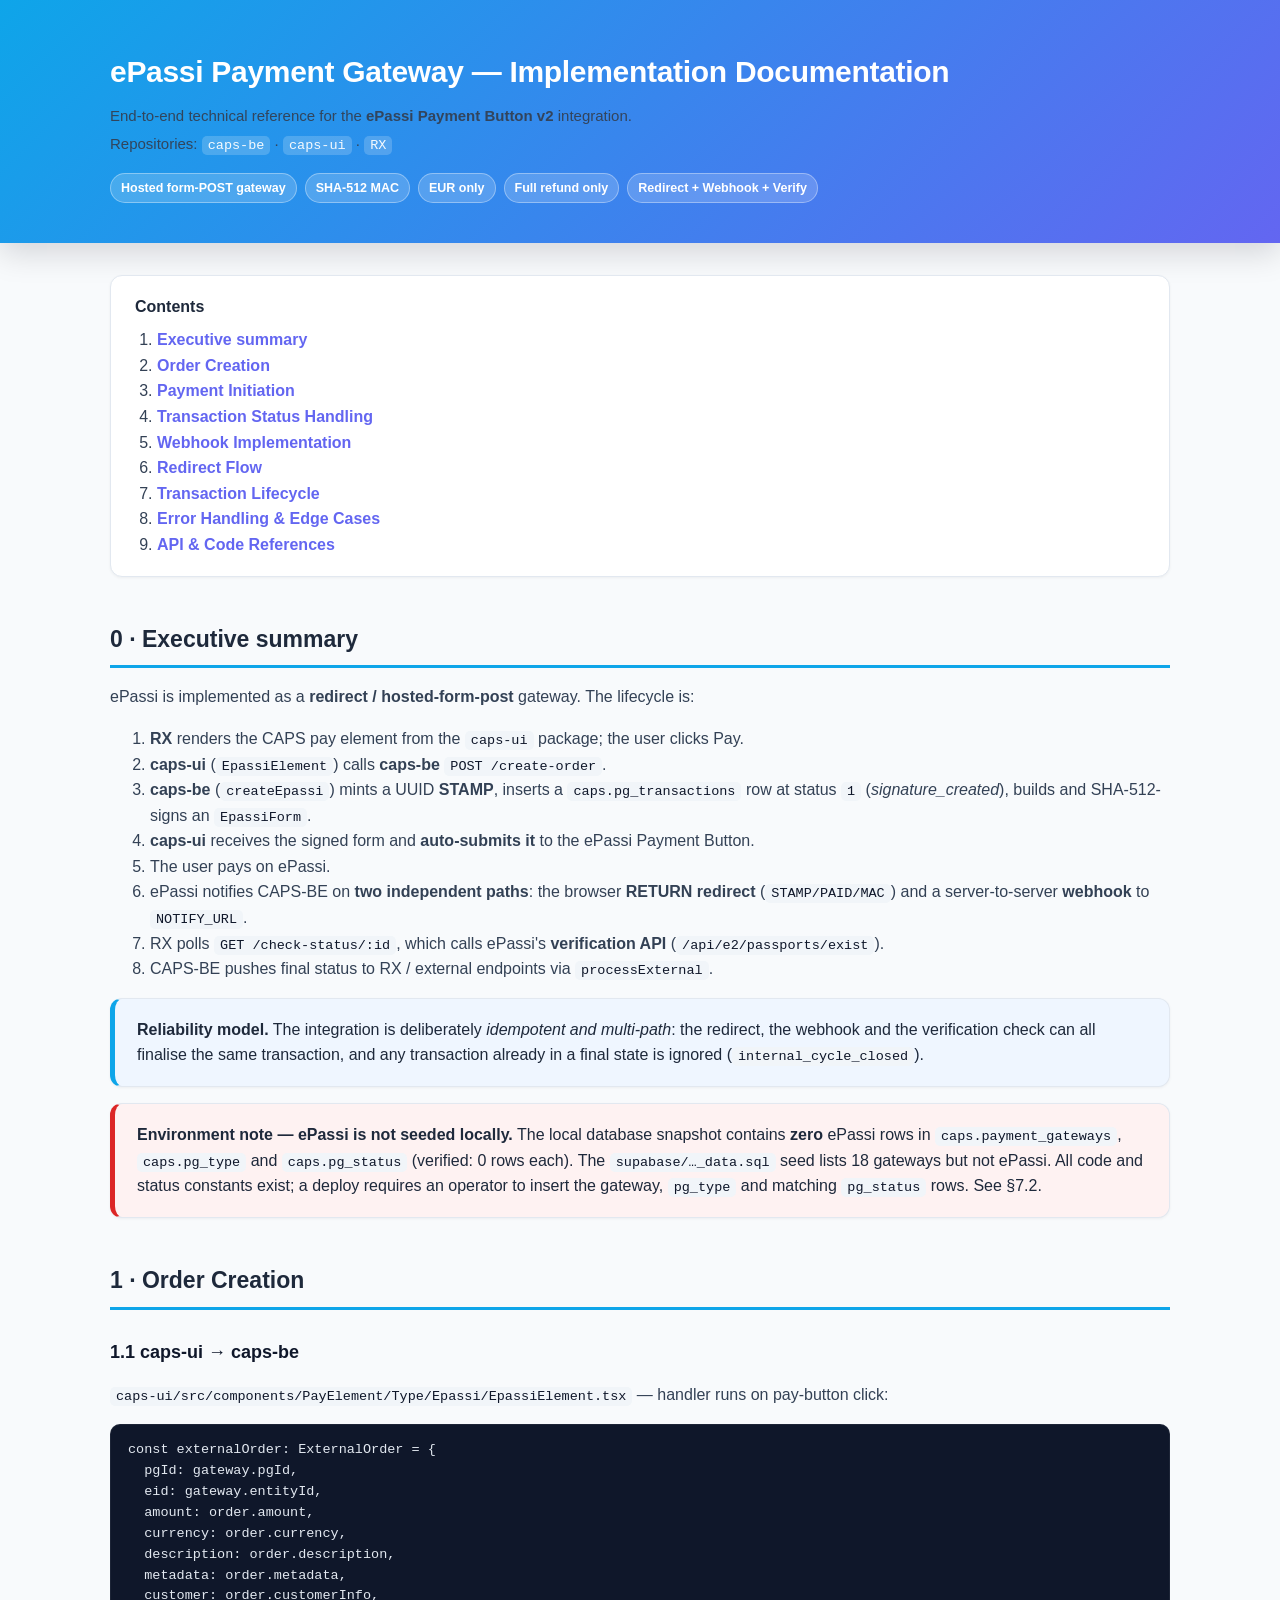
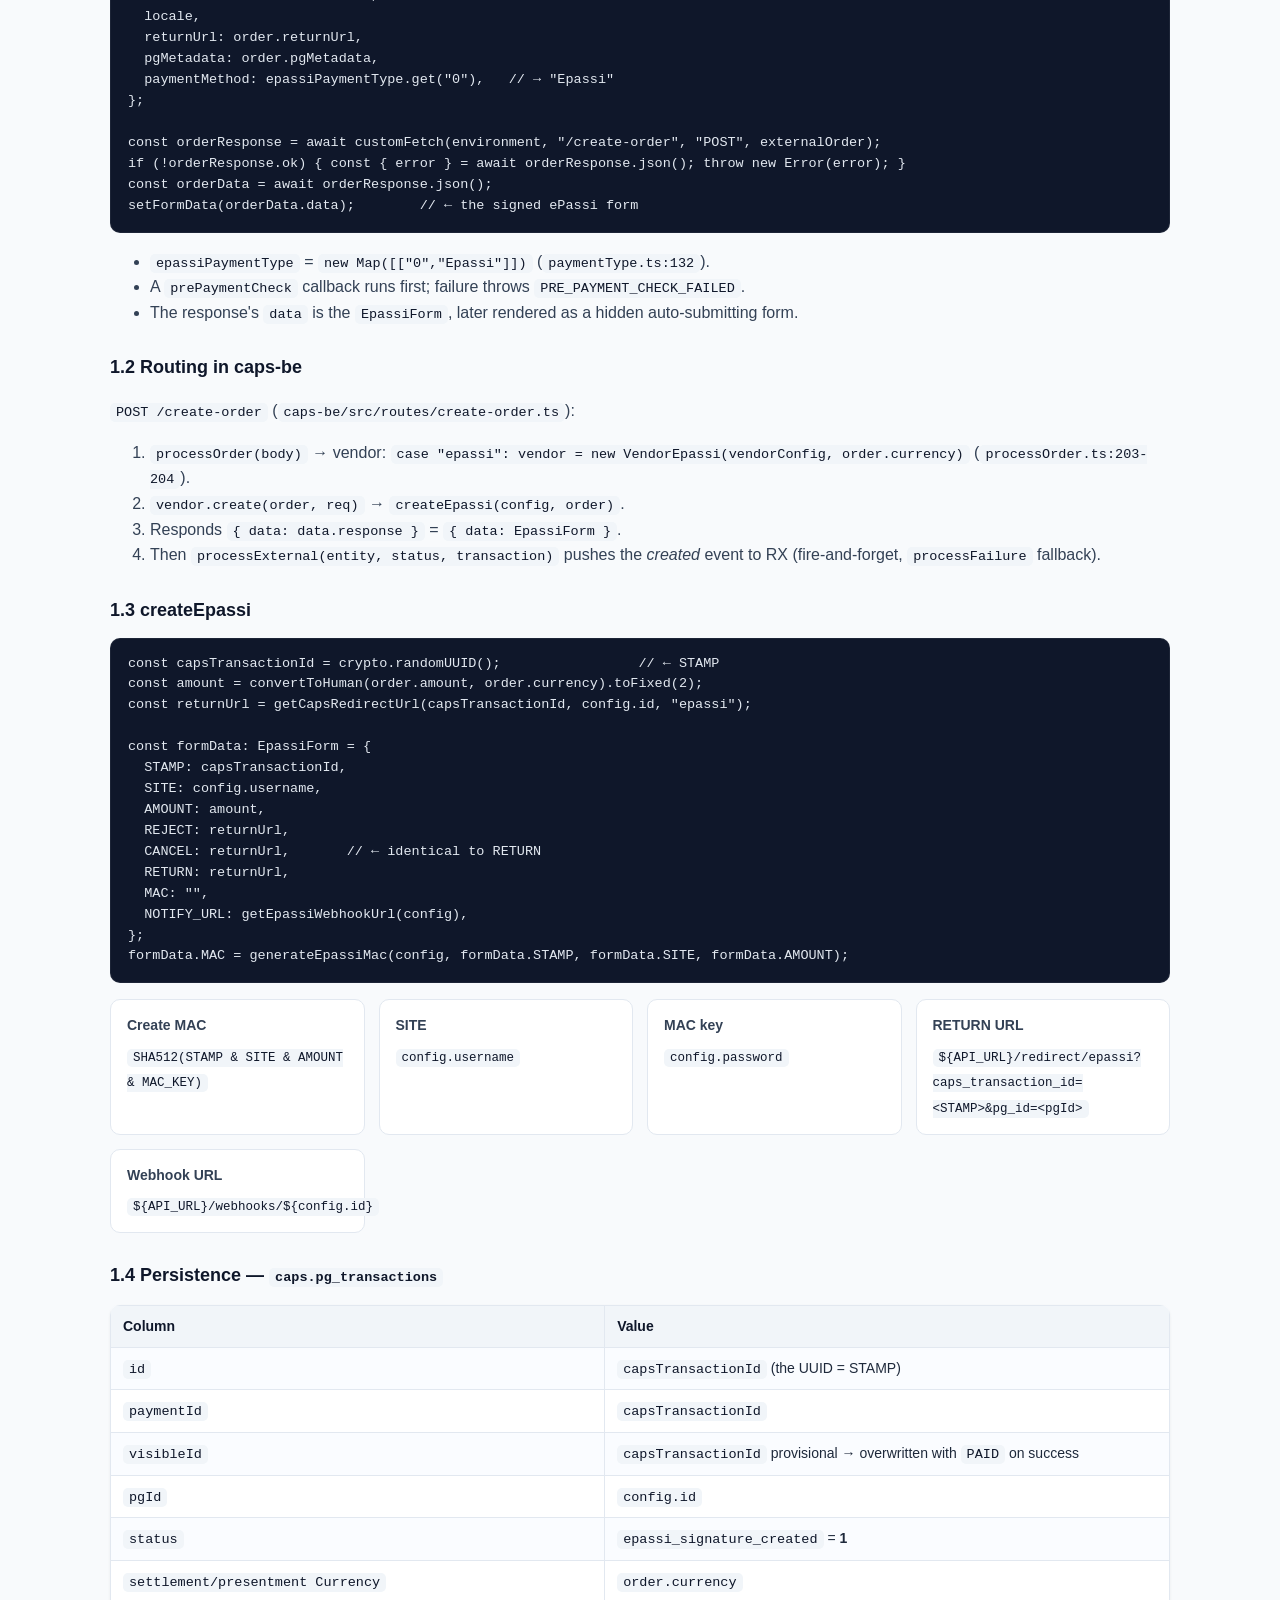
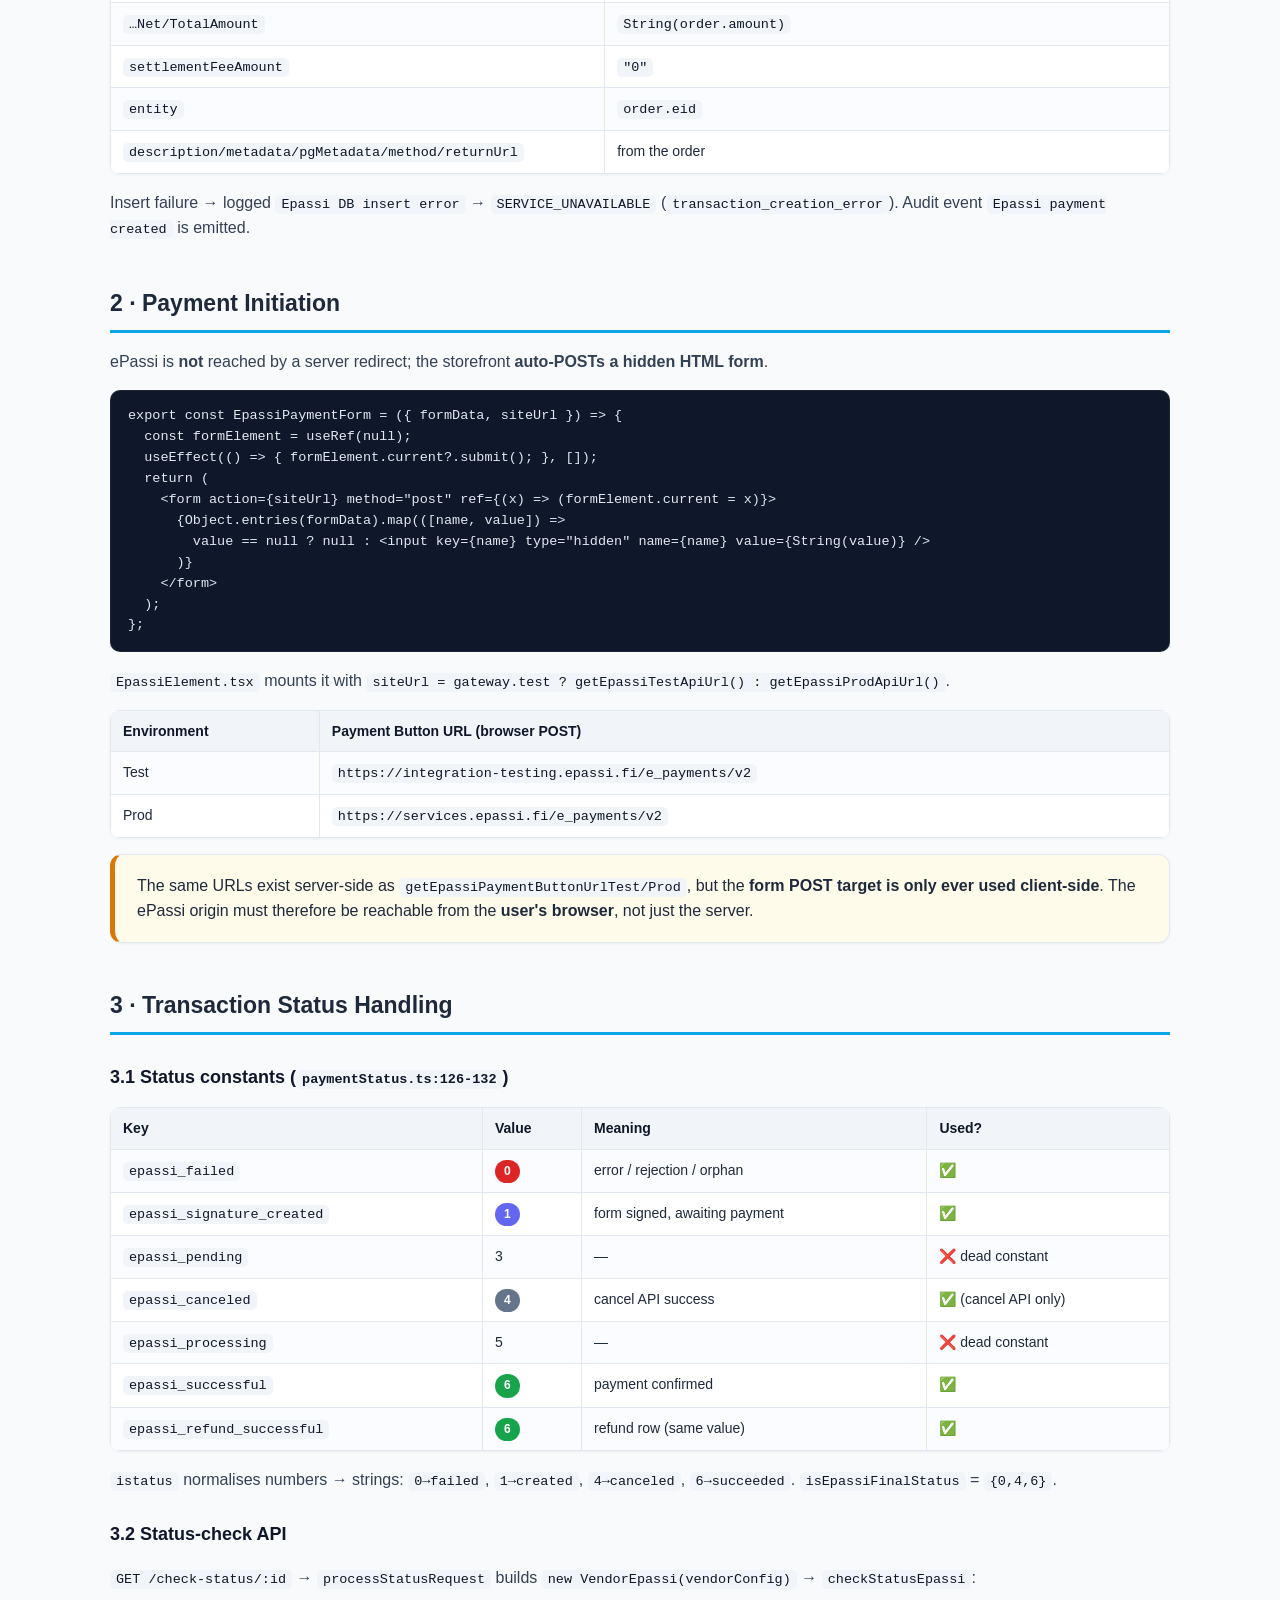
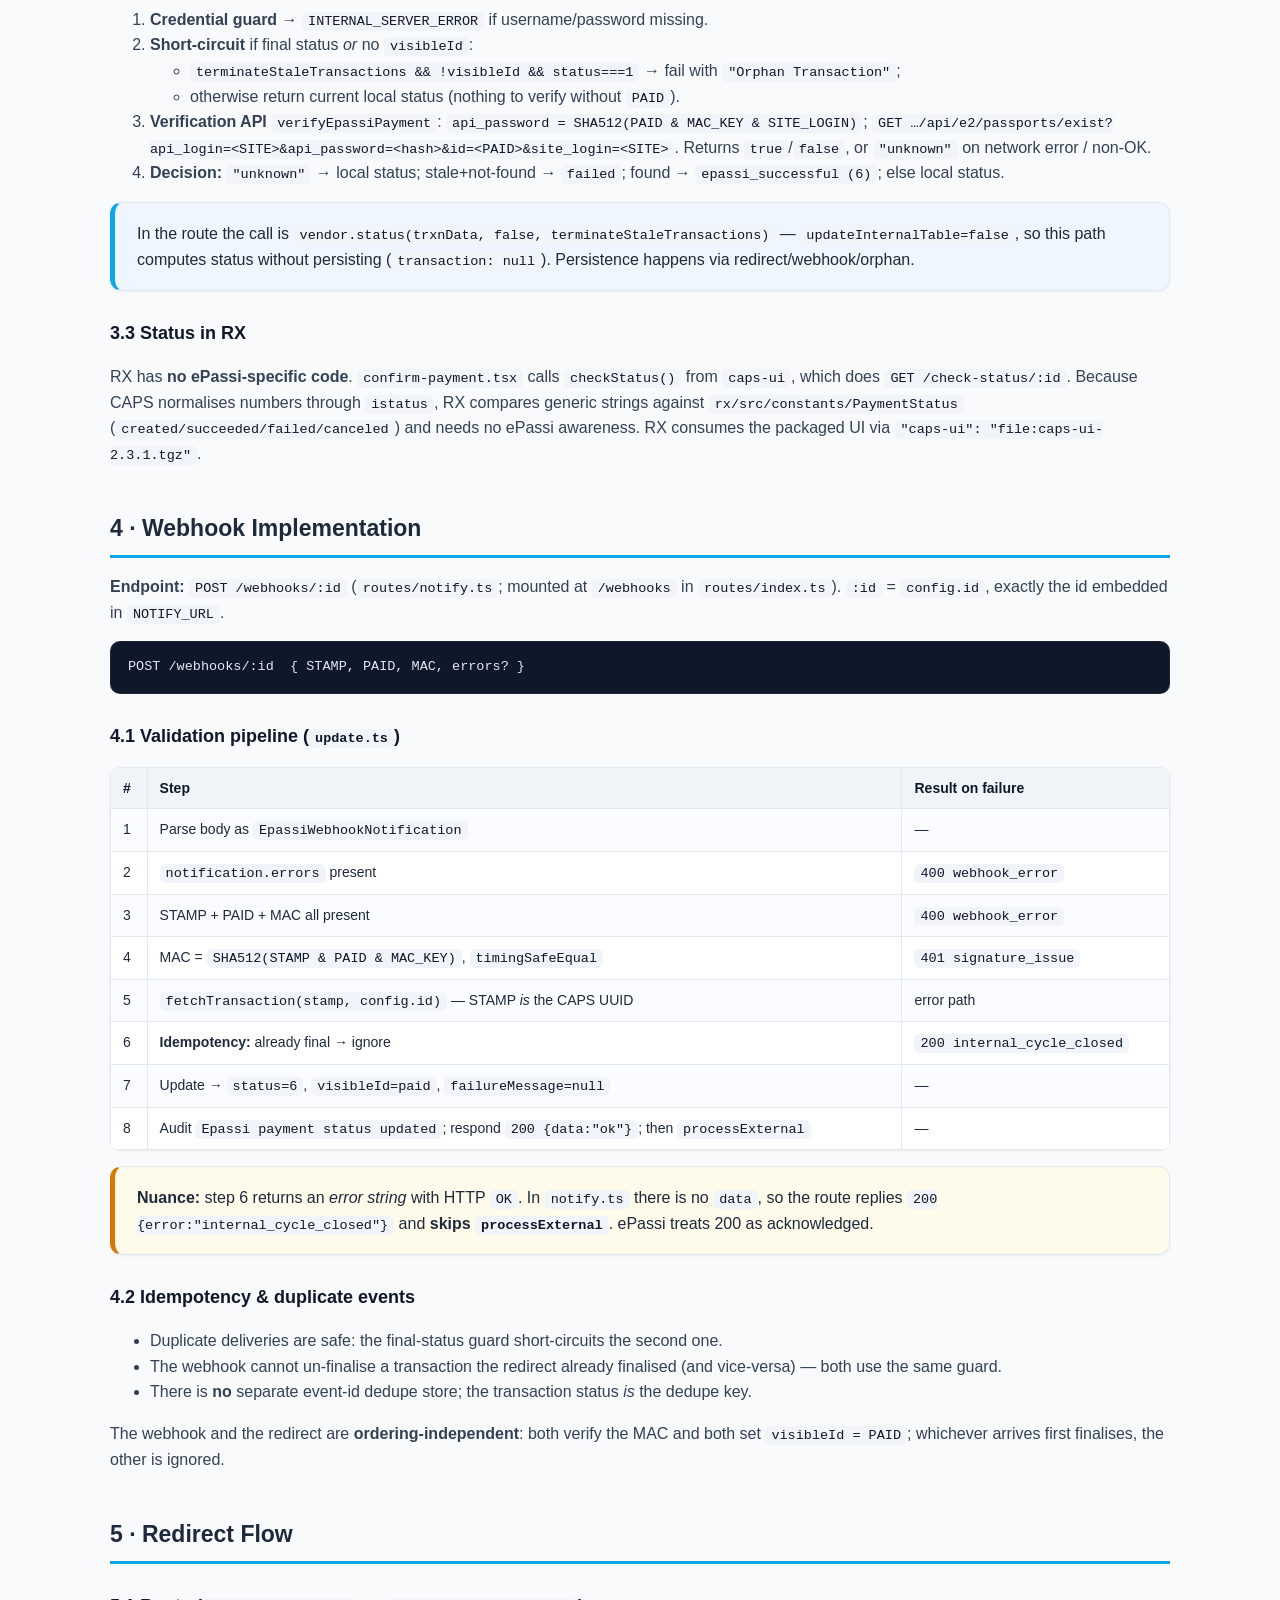
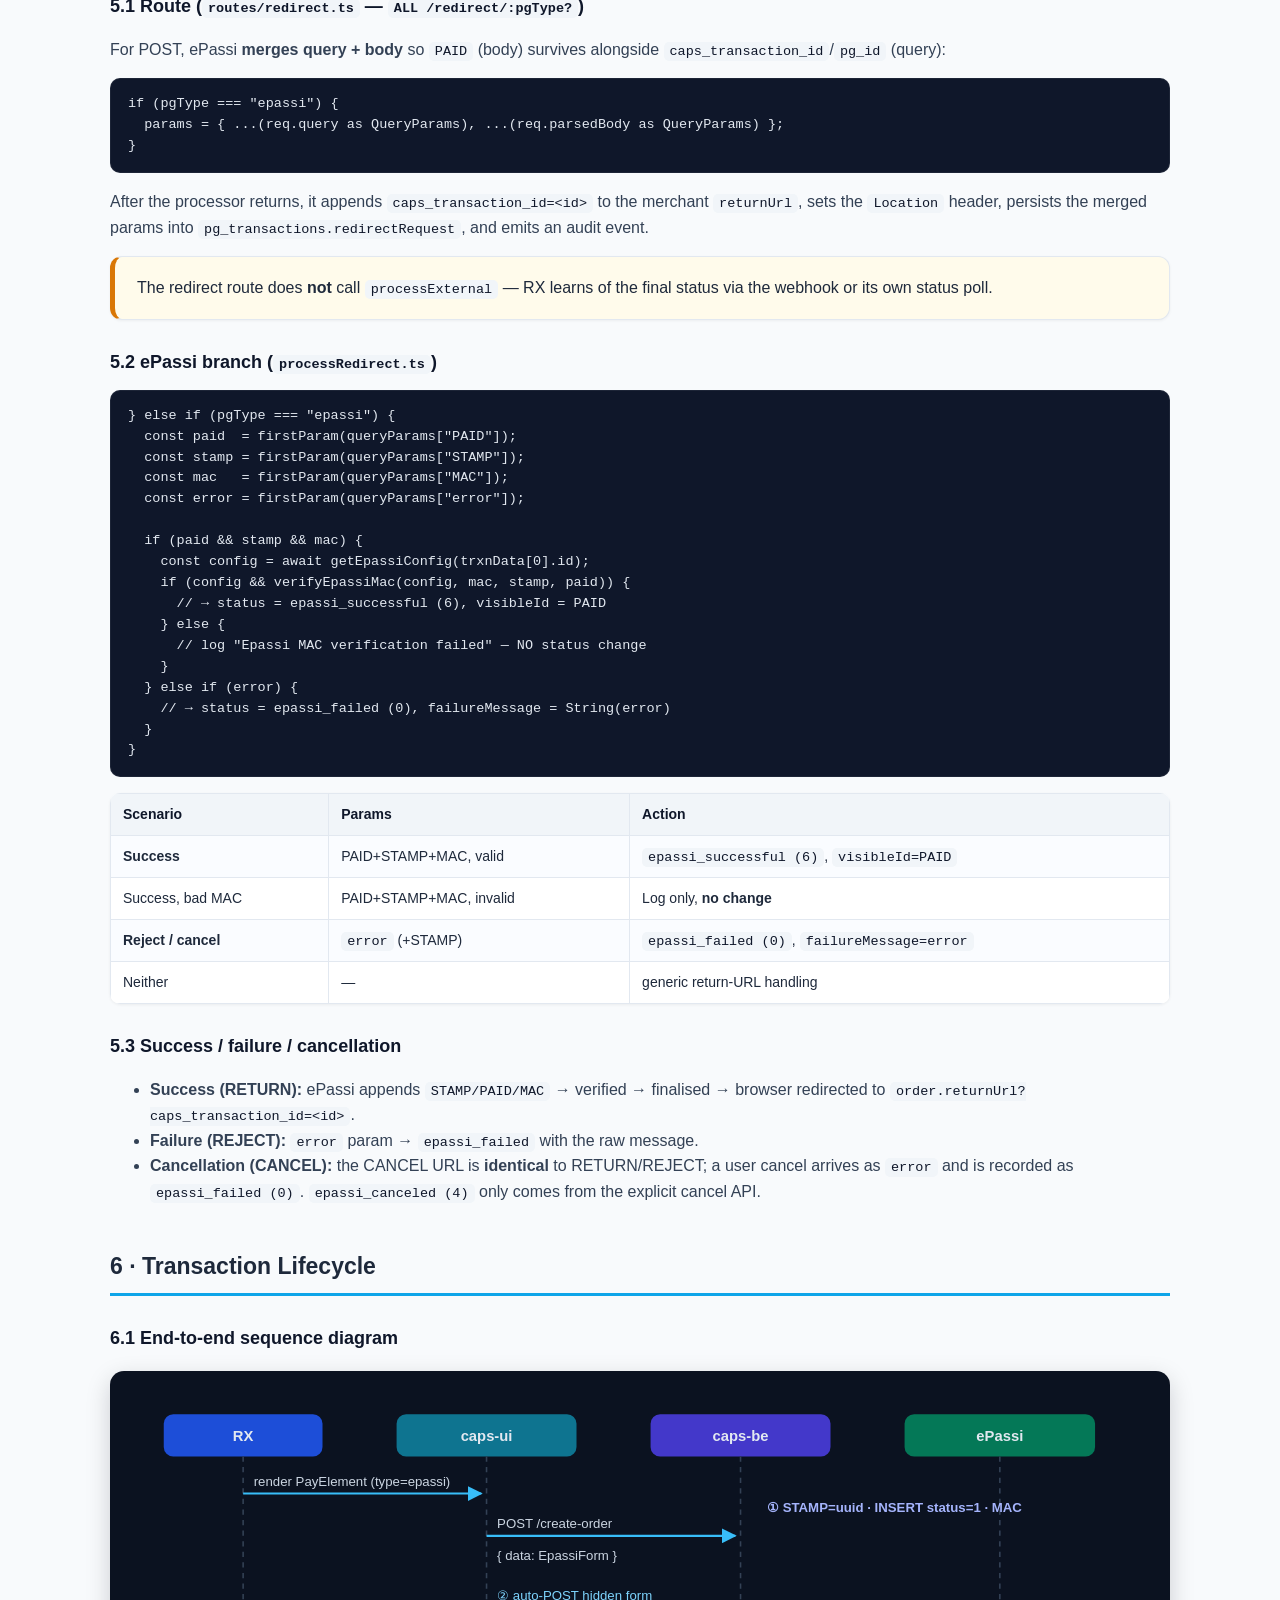
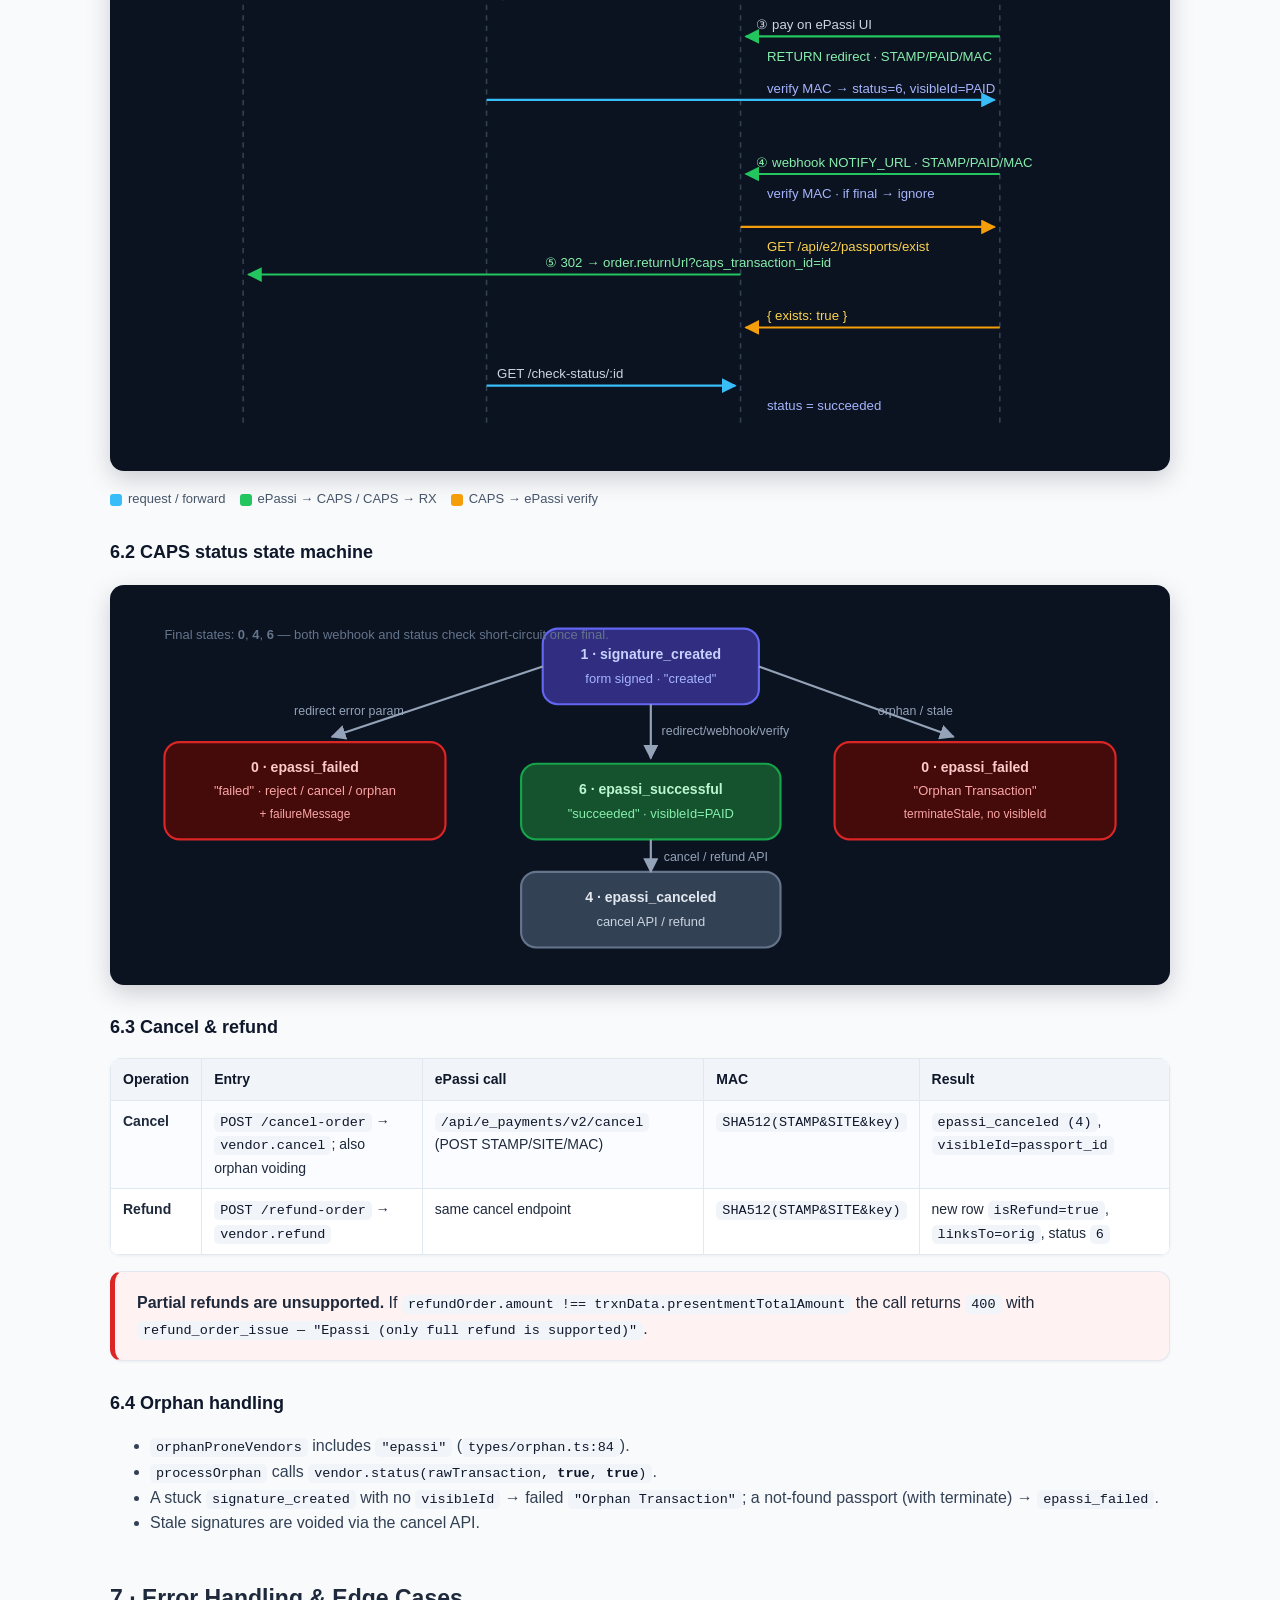
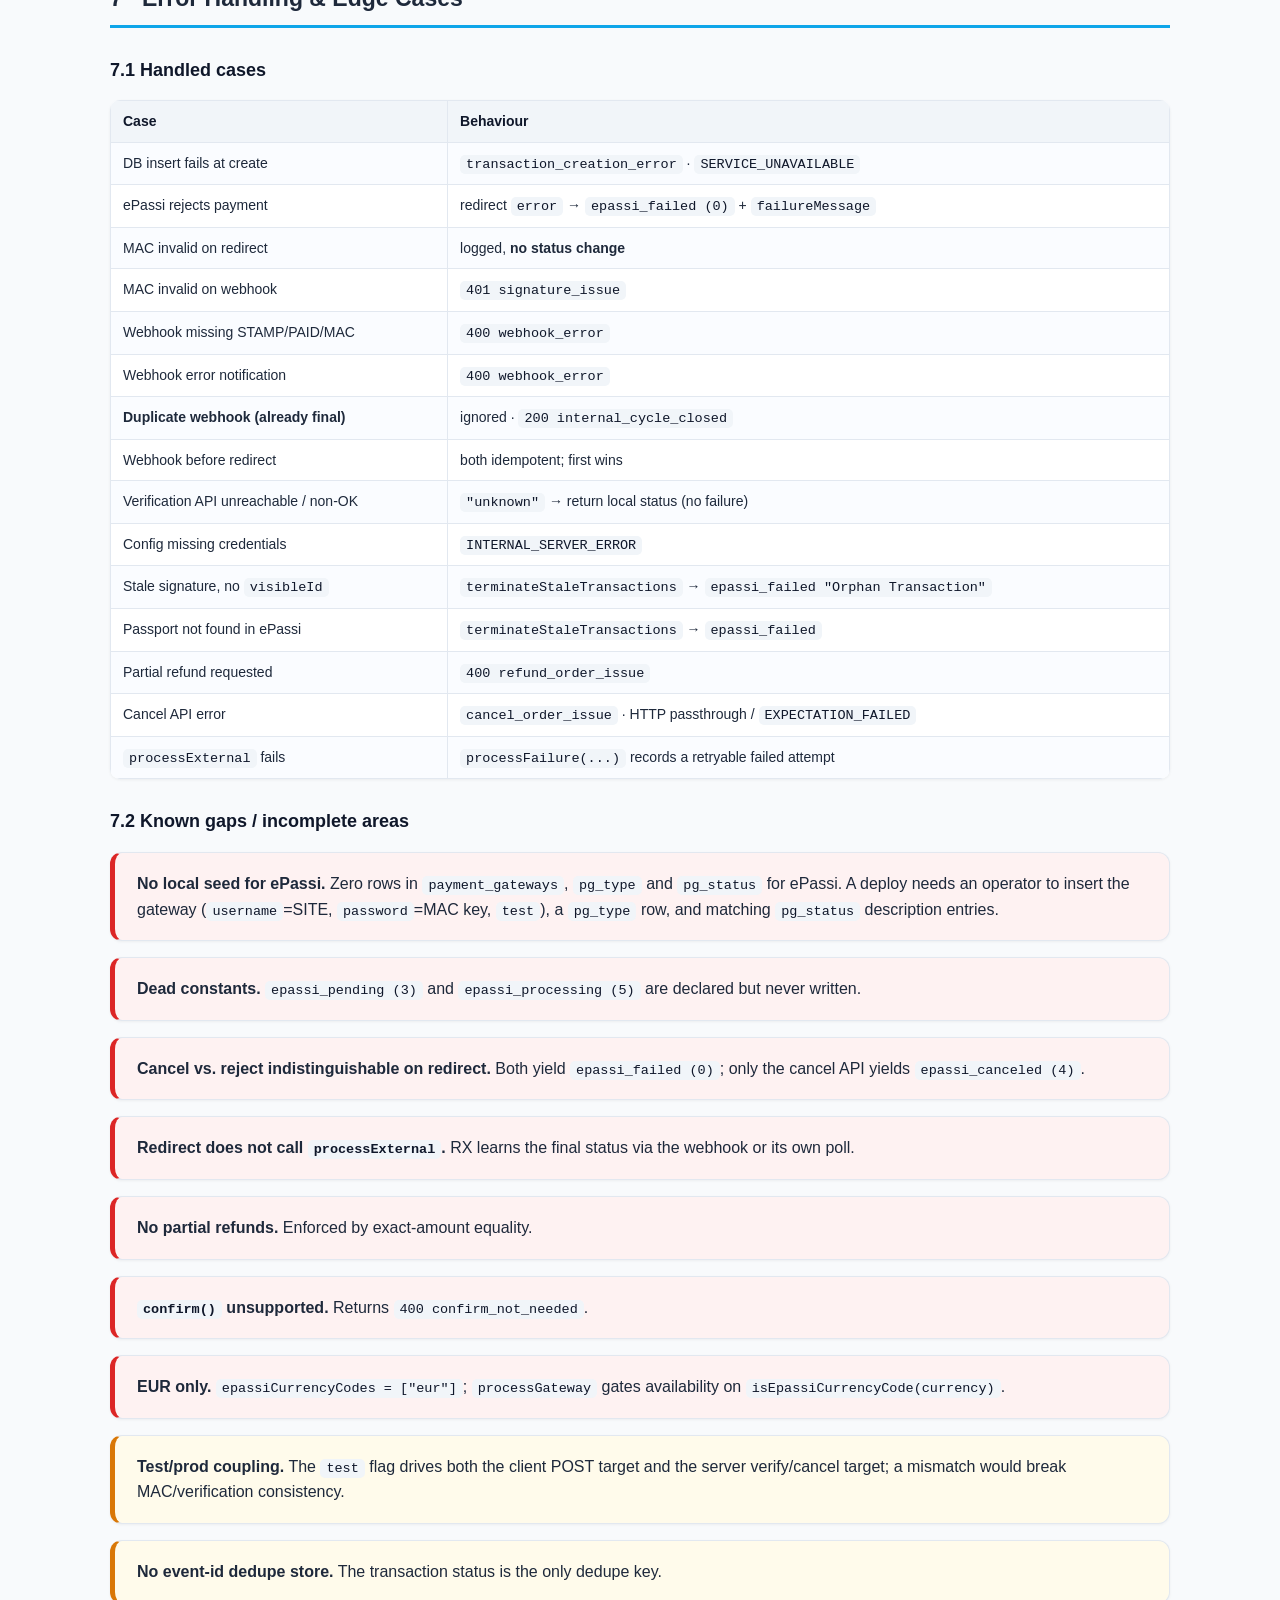
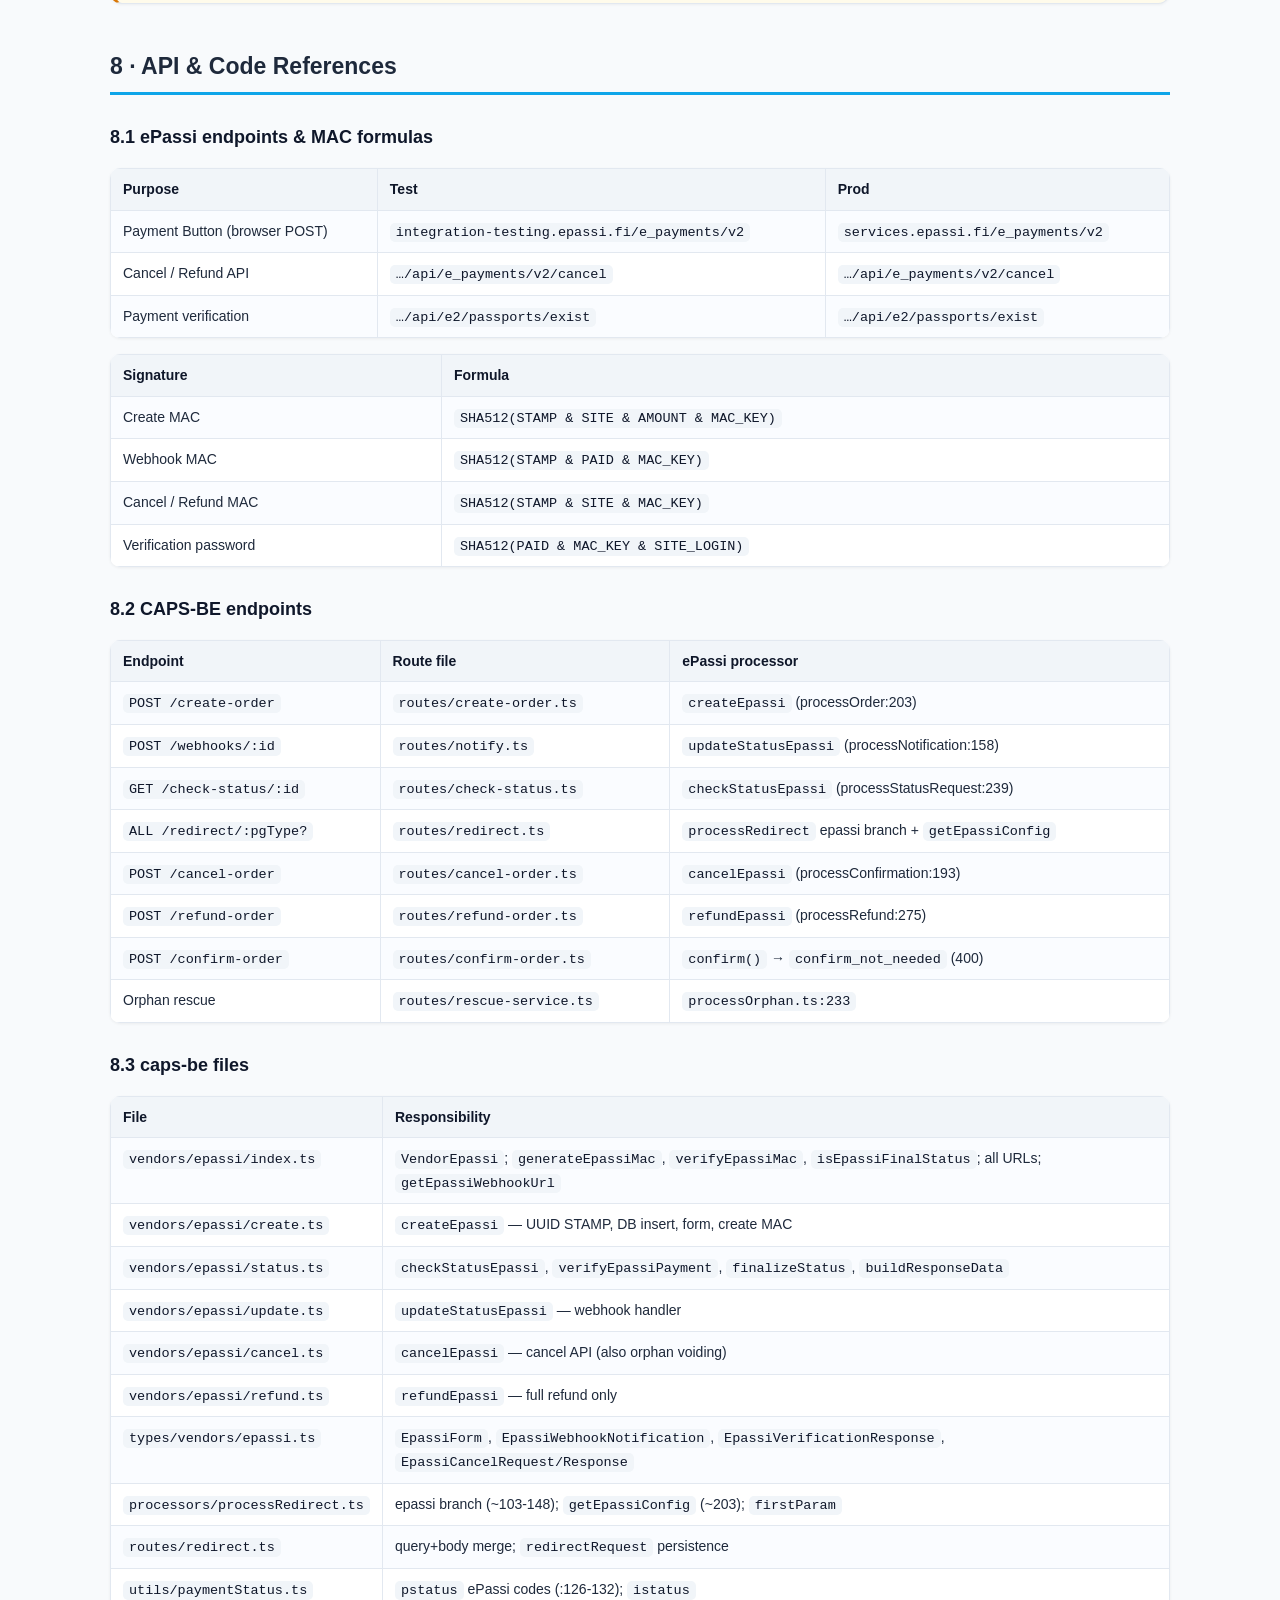
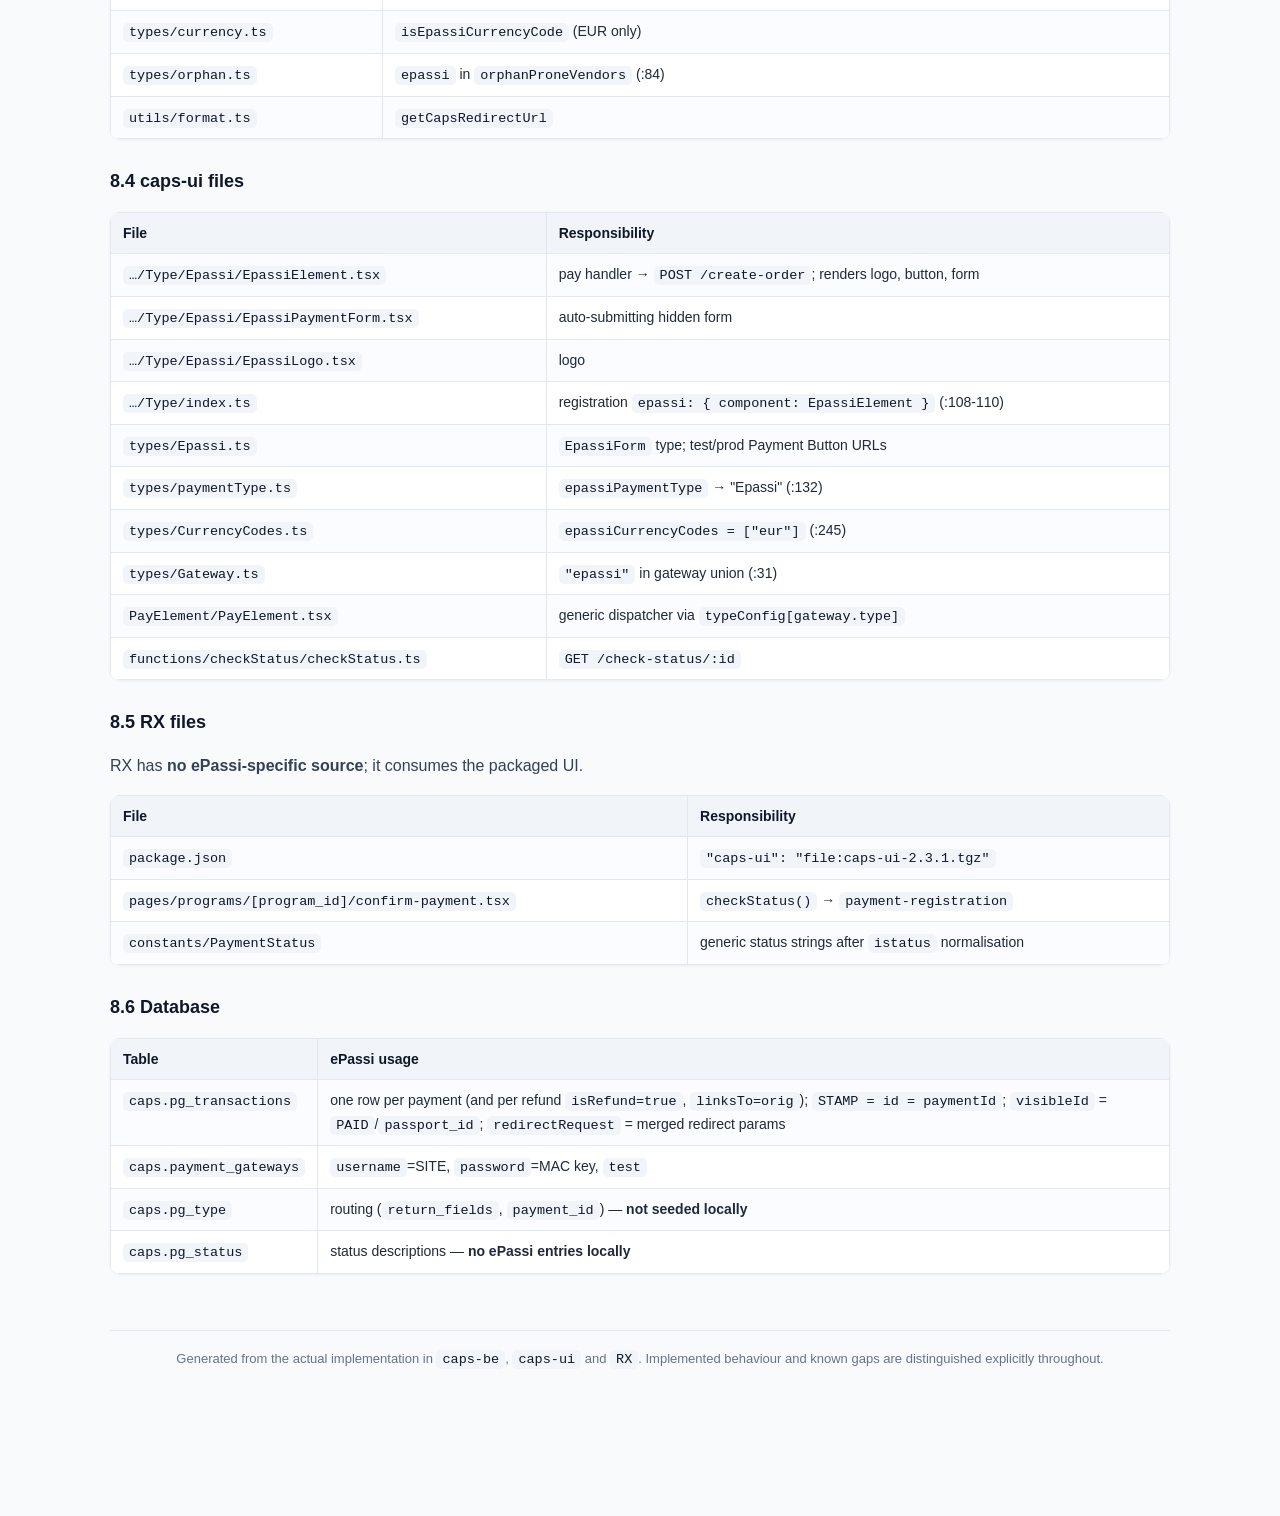
<file: ePassiImplementation.html>
<!DOCTYPE html>
<html lang="en">
<head>
<meta charset="utf-8">
<meta name="viewport" content="width=device-width, initial-scale=1">
<title>ePassi Payment Gateway — Implementation Documentation</title>
<style>
  :root{
    --bg:#0f172a; --panel:#ffffff; --ink:#1e293b; --muted:#64748b;
    --line:#e2e8f0; --brand:#0ea5e9; --brand2:#6366f1; --ok:#16a34a;
    --warn:#d97706; --err:#dc2626; --code:#f1f5f9; --codeink:#0f172a;
    --accent:#f8fafc;
  }
  *{box-sizing:border-box}
  html{scroll-behavior:smooth}
  body{margin:0;font-family:-apple-system,BlinkMacSystemFont,"Segoe UI",Roboto,Helvetica,Arial,sans-serif;
       color:var(--ink);background:var(--accent);line-height:1.6;font-size:16px}
  .wrap{max-width:1100px;margin:0 auto;padding:0 20px 80px}
  header.hero{background:linear-gradient(135deg,#0ea5e9,#6366f1);color:#fff;padding:48px 20px 40px;margin-bottom:32px;
       box-shadow:0 10px 30px rgba(2,6,23,.15)}
  header.hero .inner{max-width:1100px;margin:0 auto;padding:0 20px}
  header.hero h1{margin:0 0 8px;font-size:30px;letter-spacing:-.3px}
  header.hero p{margin:4px 0;opacity:.95;font-size:15px}
  .badges{margin-top:16px;display:flex;flex-wrap:wrap;gap:8px}
  .badge{background:rgba(255,255,255,.18);border:1px solid rgba(255,255,255,.35);
         padding:4px 10px;border-radius:999px;font-size:12.5px;font-weight:600}
  h2{font-size:23px;margin:44px 0 14px;padding-bottom:8px;border-bottom:3px solid var(--brand)}
  h3{font-size:18px;margin:28px 0 10px;color:#0f172a}
  h4{font-size:15.5px;margin:20px 0 8px;color:#334155}
  p,li{color:#334155}
  code{background:var(--code);color:var(--codeink);padding:2px 6px;border-radius:5px;
       font-family:"SFMono-Regular",Consolas,"Liberation Mono",Menlo,monospace;font-size:13.5px}
  pre{background:var(--bg);color:#e2e8f0;padding:16px 18px;border-radius:10px;overflow:auto;
      font-size:13px;line-height:1.55;box-shadow:inset 0 0 0 1px rgba(255,255,255,.06)}
  pre code{background:none;color:inherit;padding:0}
  .card{background:var(--panel);border:1px solid var(--line);border-radius:12px;padding:18px 22px;margin:16px 0;
        box-shadow:0 1px 3px rgba(2,6,23,.05)}
  .note{border-left:5px solid var(--brand);background:#eff6ff}
  .gap{border-left:5px solid var(--err);background:#fef2f2}
  .okn{border-left:5px solid var(--ok);background:#f0fdf4}
  .warnn{border-left:5px solid var(--warn);background:#fffbeb}
  table{border-collapse:collapse;width:100%;margin:16px 0;font-size:14px;background:#fff;
        border-radius:10px;overflow:hidden;box-shadow:0 1px 3px rgba(2,6,23,.06)}
  th,td{border:1px solid var(--line);padding:9px 12px;text-align:left;vertical-align:top}
  th{background:#f1f5f9;font-weight:700;color:#0f172a}
  tr:nth-child(even) td{background:#fafcff}
  .toc{background:#fff;border:1px solid var(--line);border-radius:12px;padding:18px 24px;
       box-shadow:0 1px 3px rgba(2,6,23,.05)}
  .toc ol{margin:8px 0 0;padding-left:22px}
  .toc a{color:var(--brand2);text-decoration:none;font-weight:600}
  .toc a:hover{text-decoration:underline}
  .diagram{background:#0b1220;border-radius:14px;padding:22px;overflow:auto;margin:18px 0;
           box-shadow:0 8px 24px rgba(2,6,23,.18)}
  .diagram svg{display:block;margin:0 auto;max-width:100%;height:auto}
  .legend{display:flex;flex-wrap:wrap;gap:14px;margin:10px 0 0;font-size:13px;color:#475569}
  .legend span{display:inline-flex;align-items:center;gap:6px}
  .dot{width:12px;height:12px;border-radius:3px;display:inline-block}
  .pill{display:inline-block;padding:2px 9px;border-radius:999px;font-size:12px;font-weight:700;color:#fff}
  .pill.p1{background:#6366f1}.pill.p0{background:#dc2626}.pill.p6{background:#16a34a}.pill.p4{background:#64748b}
  .grid{display:grid;grid-template-columns:repeat(auto-fit,minmax(230px,1fr));gap:14px;margin:16px 0}
  .mini{background:#fff;border:1px solid var(--line);border-radius:10px;padding:14px 16px}
  .mini h4{margin:0 0 6px;font-size:14px}
  .mini code{font-size:12.5px}
  footer{color:var(--muted);font-size:13px;text-align:center;margin-top:56px;padding-top:18px;border-top:1px solid var(--line)}
  .kw{color:#7dd3fc}
</style>
</head>
<body>
<header class="hero">
  <div class="inner">
    <h1>ePassi Payment Gateway — Implementation Documentation</h1>
    <p>End-to-end technical reference for the <strong>ePassi Payment Button v2</strong> integration.</p>
    <p>Repositories: <code style="background:rgba(255,255,255,.2);color:#fff">caps-be</code> ·
       <code style="background:rgba(255,255,255,.2);color:#fff">caps-ui</code> ·
       <code style="background:rgba(255,255,255,.2);color:#fff">RX</code></p>
    <div class="badges">
      <span class="badge">Hosted form-POST gateway</span>
      <span class="badge">SHA-512 MAC</span>
      <span class="badge">EUR only</span>
      <span class="badge">Full refund only</span>
      <span class="badge">Redirect + Webhook + Verify</span>
    </div>
  </div>
</header>

<div class="wrap">

<div class="toc">
  <strong>Contents</strong>
  <ol>
    <li><a href="#s0">Executive summary</a></li>
    <li><a href="#s1">Order Creation</a></li>
    <li><a href="#s2">Payment Initiation</a></li>
    <li><a href="#s3">Transaction Status Handling</a></li>
    <li><a href="#s4">Webhook Implementation</a></li>
    <li><a href="#s5">Redirect Flow</a></li>
    <li><a href="#s6">Transaction Lifecycle</a></li>
    <li><a href="#s7">Error Handling &amp; Edge Cases</a></li>
    <li><a href="#s8">API &amp; Code References</a></li>
  </ol>
</div>

<!-- ============================================================ -->
<h2 id="s0">0 · Executive summary</h2>
<p>ePassi is implemented as a <strong>redirect / hosted-form-post</strong> gateway. The lifecycle is:</p>
<ol>
  <li><strong>RX</strong> renders the CAPS pay element from the <code>caps-ui</code> package; the user clicks Pay.</li>
  <li><strong>caps-ui</strong> (<code>EpassiElement</code>) calls <strong>caps-be</strong> <code>POST /create-order</code>.</li>
  <li><strong>caps-be</strong> (<code>createEpassi</code>) mints a UUID <strong>STAMP</strong>, inserts a <code>caps.pg_transactions</code> row at status <code>1</code> (<em>signature_created</em>), builds and SHA-512-signs an <code>EpassiForm</code>.</li>
  <li><strong>caps-ui</strong> receives the signed form and <strong>auto-submits it</strong> to the ePassi Payment Button.</li>
  <li>The user pays on ePassi.</li>
  <li>ePassi notifies CAPS-BE on <strong>two independent paths</strong>: the browser <strong>RETURN redirect</strong> (<code>STAMP/PAID/MAC</code>) and a server-to-server <strong>webhook</strong> to <code>NOTIFY_URL</code>.</li>
  <li>RX polls <code>GET /check-status/:id</code>, which calls ePassi's <strong>verification API</strong> (<code>/api/e2/passports/exist</code>).</li>
  <li>CAPS-BE pushes final status to RX / external endpoints via <code>processExternal</code>.</li>
</ol>

<div class="card note">
  <strong>Reliability model.</strong> The integration is deliberately <em>idempotent and multi-path</em>: the redirect, the webhook and the verification check can all finalise the same transaction, and any transaction already in a final state is ignored (<code>internal_cycle_closed</code>).
</div>

<div class="card gap">
  <strong>Environment note — ePassi is not seeded locally.</strong>
  The local database snapshot contains <strong>zero</strong> ePassi rows in <code>caps.payment_gateways</code>, <code>caps.pg_type</code> and <code>caps.pg_status</code> (verified: 0 rows each). The <code>supabase/…_data.sql</code> seed lists 18 gateways but not ePassi. All code and status constants exist; a deploy requires an operator to insert the gateway, <code>pg_type</code> and matching <code>pg_status</code> rows. See §7.2.
</div>

<!-- ============================================================ -->
<h2 id="s1">1 · Order Creation</h2>

<h3>1.1 caps-ui → caps-be</h3>
<p><code>caps-ui/src/components/PayElement/Type/Epassi/EpassiElement.tsx</code> — handler runs on pay-button click:</p>
<pre><code>const externalOrder: ExternalOrder = {
  pgId: gateway.pgId,
  eid: gateway.entityId,
  amount: order.amount,
  currency: order.currency,
  description: order.description,
  metadata: order.metadata,
  customer: order.customerInfo,
  locale,
  returnUrl: order.returnUrl,
  pgMetadata: order.pgMetadata,
  paymentMethod: epassiPaymentType.get("0"),   // → "Epassi"
};

const orderResponse = await customFetch(environment, "/create-order", "POST", externalOrder);
if (!orderResponse.ok) { const { error } = await orderResponse.json(); throw new Error(error); }
const orderData = await orderResponse.json();
setFormData(orderData.data);        // ← the signed ePassi form</code></pre>
<ul>
  <li><code>epassiPaymentType</code> = <code>new Map([["0","Epassi"]])</code> (<code>paymentType.ts:132</code>).</li>
  <li>A <code>prePaymentCheck</code> callback runs first; failure throws <code>PRE_PAYMENT_CHECK_FAILED</code>.</li>
  <li>The response's <code>data</code> is the <code>EpassiForm</code>, later rendered as a hidden auto-submitting form.</li>
</ul>

<h3>1.2 Routing in caps-be</h3>
<p><code>POST /create-order</code> (<code>caps-be/src/routes/create-order.ts</code>):</p>
<ol>
  <li><code>processOrder(body)</code> → vendor: <code>case "epassi": vendor = new VendorEpassi(vendorConfig, order.currency)</code> (<code>processOrder.ts:203-204</code>).</li>
  <li><code>vendor.create(order, req)</code> → <code>createEpassi(config, order)</code>.</li>
  <li>Responds <code>{ data: data.response }</code> = <code>{ data: EpassiForm }</code>.</li>
  <li>Then <code>processExternal(entity, status, transaction)</code> pushes the <em>created</em> event to RX (fire-and-forget, <code>processFailure</code> fallback).</li>
</ol>

<h3>1.3 createEpassi</h3>
<pre><code>const capsTransactionId = crypto.randomUUID();                 // ← STAMP
const amount = convertToHuman(order.amount, order.currency).toFixed(2);
const returnUrl = getCapsRedirectUrl(capsTransactionId, config.id, "epassi");

const formData: EpassiForm = {
  STAMP: capsTransactionId,
  SITE: config.username,
  AMOUNT: amount,
  REJECT: returnUrl,
  CANCEL: returnUrl,       // ← identical to RETURN
  RETURN: returnUrl,
  MAC: "",
  NOTIFY_URL: getEpassiWebhookUrl(config),
};
formData.MAC = generateEpassiMac(config, formData.STAMP, formData.SITE, formData.AMOUNT);</code></pre>
<div class="grid">
  <div class="mini"><h4>Create MAC</h4><code>SHA512(STAMP &amp; SITE &amp; AMOUNT &amp; MAC_KEY)</code></div>
  <div class="mini"><h4>SITE</h4><code>config.username</code></div>
  <div class="mini"><h4>MAC key</h4><code>config.password</code></div>
  <div class="mini"><h4>RETURN URL</h4><code>${API_URL}/redirect/epassi?caps_transaction_id=&lt;STAMP&gt;&amp;pg_id=&lt;pgId&gt;</code></div>
  <div class="mini"><h4>Webhook URL</h4><code>${API_URL}/webhooks/${config.id}</code></div>
</div>

<h3>1.4 Persistence — <code>caps.pg_transactions</code></h3>
<table>
  <tr><th>Column</th><th>Value</th></tr>
  <tr><td><code>id</code></td><td><code>capsTransactionId</code> (the UUID = STAMP)</td></tr>
  <tr><td><code>paymentId</code></td><td><code>capsTransactionId</code></td></tr>
  <tr><td><code>visibleId</code></td><td><code>capsTransactionId</code> provisional → overwritten with <code>PAID</code> on success</td></tr>
  <tr><td><code>pgId</code></td><td><code>config.id</code></td></tr>
  <tr><td><code>status</code></td><td><code>epassi_signature_created</code> = <strong>1</strong></td></tr>
  <tr><td><code>settlement/presentment Currency</code></td><td><code>order.currency</code></td></tr>
  <tr><td><code>…Net/TotalAmount</code></td><td><code>String(order.amount)</code></td></tr>
  <tr><td><code>settlementFeeAmount</code></td><td><code>"0"</code></td></tr>
  <tr><td><code>entity</code></td><td><code>order.eid</code></td></tr>
  <tr><td><code>description/metadata/pgMetadata/method/returnUrl</code></td><td>from the order</td></tr>
</table>
<p>Insert failure → logged <code>Epassi DB insert error</code> → <code>SERVICE_UNAVAILABLE</code> (<code>transaction_creation_error</code>). Audit event <code>Epassi payment created</code> is emitted.</p>

<!-- ============================================================ -->
<h2 id="s2">2 · Payment Initiation</h2>
<p>ePassi is <strong>not</strong> reached by a server redirect; the storefront <strong>auto-POSTs a hidden HTML form</strong>.</p>
<pre><code>export const EpassiPaymentForm = ({ formData, siteUrl }) => {
  const formElement = useRef(null);
  useEffect(() => { formElement.current?.submit(); }, []);
  return (
    &lt;form action={siteUrl} method="post" ref={(x) =&gt; (formElement.current = x)}&gt;
      {Object.entries(formData).map(([name, value]) =&gt;
        value == null ? null : &lt;input key={name} type="hidden" name={name} value={String(value)} /&gt;
      )}
    &lt;/form&gt;
  );
};</code></pre>
<p><code>EpassiElement.tsx</code> mounts it with <code>siteUrl = gateway.test ? getEpassiTestApiUrl() : getEpassiProdApiUrl()</code>.</p>
<table>
  <tr><th>Environment</th><th>Payment Button URL (browser POST)</th></tr>
  <tr><td>Test</td><td><code>https://integration-testing.epassi.fi/e_payments/v2</code></td></tr>
  <tr><td>Prod</td><td><code>https://services.epassi.fi/e_payments/v2</code></td></tr>
</table>
<div class="card warnn">
  The same URLs exist server-side as <code>getEpassiPaymentButtonUrlTest/Prod</code>, but the <strong>form POST target is only ever used client-side</strong>. The ePassi origin must therefore be reachable from the <strong>user's browser</strong>, not just the server.
</div>

<!-- ============================================================ -->
<h2 id="s3">3 · Transaction Status Handling</h2>
<h3>3.1 Status constants (<code>paymentStatus.ts:126-132</code>)</h3>
<table>
  <tr><th>Key</th><th>Value</th><th>Meaning</th><th>Used?</th></tr>
  <tr><td><code>epassi_failed</code></td><td><span class="pill p0">0</span></td><td>error / rejection / orphan</td><td>✅</td></tr>
  <tr><td><code>epassi_signature_created</code></td><td><span class="pill p1">1</span></td><td>form signed, awaiting payment</td><td>✅</td></tr>
  <tr><td><code>epassi_pending</code></td><td>3</td><td>—</td><td>❌ dead constant</td></tr>
  <tr><td><code>epassi_canceled</code></td><td><span class="pill p4">4</span></td><td>cancel API success</td><td>✅ (cancel API only)</td></tr>
  <tr><td><code>epassi_processing</code></td><td>5</td><td>—</td><td>❌ dead constant</td></tr>
  <tr><td><code>epassi_successful</code></td><td><span class="pill p6">6</span></td><td>payment confirmed</td><td>✅</td></tr>
  <tr><td><code>epassi_refund_successful</code></td><td><span class="pill p6">6</span></td><td>refund row (same value)</td><td>✅</td></tr>
</table>
<p><code>istatus</code> normalises numbers → strings: <code>0→failed</code>, <code>1→created</code>, <code>4→canceled</code>, <code>6→succeeded</code>. <code>isEpassiFinalStatus</code> = <code>{0,4,6}</code>.</p>

<h3>3.2 Status-check API</h3>
<p><code>GET /check-status/:id</code> → <code>processStatusRequest</code> builds <code>new VendorEpassi(vendorConfig)</code> → <code>checkStatusEpassi</code>:</p>
<ol>
  <li><strong>Credential guard</strong> → <code>INTERNAL_SERVER_ERROR</code> if username/password missing.</li>
  <li><strong>Short-circuit</strong> if final status <em>or</em> no <code>visibleId</code>:
      <ul>
        <li><code>terminateStaleTransactions &amp;&amp; !visibleId &amp;&amp; status===1</code> → fail with <code>"Orphan Transaction"</code>;</li>
        <li>otherwise return current local status (nothing to verify without <code>PAID</code>).</li>
      </ul></li>
  <li><strong>Verification API</strong> <code>verifyEpassiPayment</code>:
      <code>api_password = SHA512(PAID &amp; MAC_KEY &amp; SITE_LOGIN)</code>;
      <code>GET …/api/e2/passports/exist?api_login=&lt;SITE&gt;&amp;api_password=&lt;hash&gt;&amp;id=&lt;PAID&gt;&amp;site_login=&lt;SITE&gt;</code>.
      Returns <code>true</code>/<code>false</code>, or <code>"unknown"</code> on network error / non-OK.</li>
  <li><strong>Decision:</strong> <code>"unknown"</code> → local status; stale+not-found → <code>failed</code>; found → <code>epassi_successful (6)</code>; else local status.</li>
</ol>
<div class="card note">
  In the route the call is <code>vendor.status(trxnData, false, terminateStaleTransactions)</code> — <code>updateInternalTable=false</code>, so this path computes status without persisting (<code>transaction: null</code>). Persistence happens via redirect/webhook/orphan.
</div>

<h3>3.3 Status in RX</h3>
<p>RX has <strong>no ePassi-specific code</strong>. <code>confirm-payment.tsx</code> calls <code>checkStatus()</code> from <code>caps-ui</code>, which does <code>GET /check-status/:id</code>. Because CAPS normalises numbers through <code>istatus</code>, RX compares generic strings against <code>rx/src/constants/PaymentStatus</code> (<code>created/succeeded/failed/canceled</code>) and needs no ePassi awareness. RX consumes the packaged UI via <code>"caps-ui": "file:caps-ui-2.3.1.tgz"</code>.</p>

<!-- ============================================================ -->
<h2 id="s4">4 · Webhook Implementation</h2>
<p><strong>Endpoint:</strong> <code>POST /webhooks/:id</code> (<code>routes/notify.ts</code>; mounted at <code>/webhooks</code> in <code>routes/index.ts</code>). <code>:id</code> = <code>config.id</code>, exactly the id embedded in <code>NOTIFY_URL</code>.</p>
<pre><code>POST /webhooks/:id  { STAMP, PAID, MAC, errors? }</code></pre>
<h3>4.1 Validation pipeline (<code>update.ts</code>)</h3>
<table>
  <tr><th>#</th><th>Step</th><th>Result on failure</th></tr>
  <tr><td>1</td><td>Parse body as <code>EpassiWebhookNotification</code></td><td>—</td></tr>
  <tr><td>2</td><td><code>notification.errors</code> present</td><td><code>400 webhook_error</code></td></tr>
  <tr><td>3</td><td>STAMP + PAID + MAC all present</td><td><code>400 webhook_error</code></td></tr>
  <tr><td>4</td><td>MAC = <code>SHA512(STAMP &amp; PAID &amp; MAC_KEY)</code>, <code>timingSafeEqual</code></td><td><code>401 signature_issue</code></td></tr>
  <tr><td>5</td><td><code>fetchTransaction(stamp, config.id)</code> — STAMP <em>is</em> the CAPS UUID</td><td>error path</td></tr>
  <tr><td>6</td><td><strong>Idempotency:</strong> already final → ignore</td><td><code>200 internal_cycle_closed</code></td></tr>
  <tr><td>7</td><td>Update → <code>status=6</code>, <code>visibleId=paid</code>, <code>failureMessage=null</code></td><td>—</td></tr>
  <tr><td>8</td><td>Audit <code>Epassi payment status updated</code>; respond <code>200 {data:"ok"}</code>; then <code>processExternal</code></td><td>—</td></tr>
</table>
<div class="card warnn">
  <strong>Nuance:</strong> step 6 returns an <em>error string</em> with HTTP <code>OK</code>. In <code>notify.ts</code> there is no <code>data</code>, so the route replies <code>200 {error:"internal_cycle_closed"}</code> and <strong>skips <code>processExternal</code></strong>. ePassi treats 200 as acknowledged.
</div>

<h3>4.2 Idempotency &amp; duplicate events</h3>
<ul>
  <li>Duplicate deliveries are safe: the final-status guard short-circuits the second one.</li>
  <li>The webhook cannot un-finalise a transaction the redirect already finalised (and vice-versa) — both use the same guard.</li>
  <li>There is <strong>no</strong> separate event-id dedupe store; the transaction status <em>is</em> the dedupe key.</li>
</ul>
<p>The webhook and the redirect are <strong>ordering-independent</strong>: both verify the MAC and both set <code>visibleId = PAID</code>; whichever arrives first finalises, the other is ignored.</p>

<!-- ============================================================ -->
<h2 id="s5">5 · Redirect Flow</h2>
<h3>5.1 Route (<code>routes/redirect.ts</code> — <code>ALL /redirect/:pgType?</code>)</h3>
<p>For POST, ePassi <strong>merges query + body</strong> so <code>PAID</code> (body) survives alongside <code>caps_transaction_id</code>/<code>pg_id</code> (query):</p>
<pre><code>if (pgType === "epassi") {
  params = { ...(req.query as QueryParams), ...(req.parsedBody as QueryParams) };
}</code></pre>
<p>After the processor returns, it appends <code>caps_transaction_id=&lt;id&gt;</code> to the merchant <code>returnUrl</code>, sets the <code>Location</code> header, persists the merged params into <code>pg_transactions.redirectRequest</code>, and emits an audit event.</p>
<div class="card warnn">The redirect route does <strong>not</strong> call <code>processExternal</code> — RX learns of the final status via the webhook or its own status poll.</div>

<h3>5.2 ePassi branch (<code>processRedirect.ts</code>)</h3>
<pre><code>} else if (pgType === "epassi") {
  const paid  = firstParam(queryParams["PAID"]);
  const stamp = firstParam(queryParams["STAMP"]);
  const mac   = firstParam(queryParams["MAC"]);
  const error = firstParam(queryParams["error"]);

  if (paid &amp;&amp; stamp &amp;&amp; mac) {
    const config = await getEpassiConfig(trxnData[0].id);
    if (config &amp;&amp; verifyEpassiMac(config, mac, stamp, paid)) {
      // → status = epassi_successful (6), visibleId = PAID
    } else {
      // log "Epassi MAC verification failed" — NO status change
    }
  } else if (error) {
    // → status = epassi_failed (0), failureMessage = String(error)
  }
}</code></pre>
<table>
  <tr><th>Scenario</th><th>Params</th><th>Action</th></tr>
  <tr><td><strong>Success</strong></td><td>PAID+STAMP+MAC, valid</td><td><code>epassi_successful (6)</code>, <code>visibleId=PAID</code></td></tr>
  <tr><td>Success, bad MAC</td><td>PAID+STAMP+MAC, invalid</td><td>Log only, <strong>no change</strong></td></tr>
  <tr><td><strong>Reject / cancel</strong></td><td><code>error</code> (+STAMP)</td><td><code>epassi_failed (0)</code>, <code>failureMessage=error</code></td></tr>
  <tr><td>Neither</td><td>—</td><td>generic return-URL handling</td></tr>
</table>

<h3>5.3 Success / failure / cancellation</h3>
<ul>
  <li><strong>Success (RETURN):</strong> ePassi appends <code>STAMP/PAID/MAC</code> → verified → finalised → browser redirected to <code>order.returnUrl?caps_transaction_id=&lt;id&gt;</code>.</li>
  <li><strong>Failure (REJECT):</strong> <code>error</code> param → <code>epassi_failed</code> with the raw message.</li>
  <li><strong>Cancellation (CANCEL):</strong> the CANCEL URL is <strong>identical</strong> to RETURN/REJECT; a user cancel arrives as <code>error</code> and is recorded as <code>epassi_failed (0)</code>. <code>epassi_canceled (4)</code> only comes from the explicit cancel API.</li>
</ul>

<!-- ============================================================ -->
<h2 id="s6">6 · Transaction Lifecycle</h2>

<h3>6.1 End-to-end sequence diagram</h3>
<div class="diagram">
<svg viewBox="0 0 960 620" xmlns="http://www.w3.org/2000/svg" font-family="Segoe UI, Arial, sans-serif" font-size="13">
  <defs>
    <marker id="arw" viewBox="0 0 10 10" refX="9" refY="5" markerWidth="7" markerHeight="7" orient="auto-start-reverse">
      <path d="M 0 0 L 10 5 L 0 10 z" fill="#38bdf8"/>
    </marker>
    <marker id="arwg" viewBox="0 0 10 10" refX="9" refY="5" markerWidth="7" markerHeight="7" orient="auto-start-reverse">
      <path d="M 0 0 L 10 5 L 0 10 z" fill="#22c55e"/>
    </marker>
    <marker id="arwo" viewBox="0 0 10 10" refX="9" refY="5" markerWidth="7" markerHeight="7" orient="auto-start-reverse">
      <path d="M 0 0 L 10 5 L 0 10 z" fill="#f59e0b"/>
    </marker>
  </defs>

  <!-- lifelines -->
  <g font-weight="700" font-size="14" text-anchor="middle" fill="#e2e8f0">
    <rect x="30"  y="20" width="150" height="40" rx="9" fill="#1d4ed8"/><text x="105" y="45">RX</text>
    <rect x="250" y="20" width="170" height="40" rx="9" fill="#0e7490"/><text x="335" y="45">caps-ui</text>
    <rect x="490" y="20" width="170" height="40" rx="9" fill="#4338ca"/><text x="575" y="45">caps-be</text>
    <rect x="730" y="20" width="180" height="40" rx="9" fill="#047857"/><text x="820" y="45">ePassi</text>
  </g>
  <g stroke="#334155" stroke-dasharray="5 5" stroke-width="1.5">
    <line x1="105" y1="60" x2="105" y2="600"/>
    <line x1="335" y1="60" x2="335" y2="600"/>
    <line x1="575" y1="60" x2="575" y2="600"/>
    <line x1="820" y1="60" x2="820" y2="600"/>
  </g>

  <!-- messages -->
  <g stroke="#38bdf8" stroke-width="2" fill="none" marker-end="url(#arw)">
    <line x1="105" y1="95"  x2="330" y2="95"/>
    <line x1="335" y1="135" x2="570" y2="135"/>
    <line x1="335" y1="290" x2="815" y2="290"/>
    <line x1="335" y1="560" x2="570" y2="560"/>
  </g>
  <g stroke="#22c55e" stroke-width="2" fill="none" marker-end="url(#arwg)">
    <line x1="820" y1="230" x2="580" y2="230"/>
    <line x1="820" y1="360" x2="580" y2="360"/>
    <line x1="575" y1="455" x2="110" y2="455"/>
  </g>
  <g stroke="#f59e0b" stroke-width="2" fill="none" marker-end="url(#arwo)">
    <line x1="575" y1="410" x2="815" y2="410"/>
    <line x1="820" y1="505" x2="580" y2="505"/>
  </g>

  <!-- labels -->
  <g fill="#cbd5e1" font-size="12.5">
    <text x="115" y="88">render PayElement (type=epassi)</text>
    <text x="345" y="128">POST /create-order</text>
    <text x="600" y="112" fill="#a5b4fc" font-weight="700">① STAMP=uuid · INSERT status=1 · MAC</text>
    <text x="345" y="158">{ data: EpassiForm }</text>
    <text x="345" y="196" fill="#7dd3fc">② auto-POST hidden form</text>
    <text x="590" y="223">③ pay on ePassi UI</text>
    <text x="600" y="253" fill="#86efac">RETURN redirect · STAMP/PAID/MAC</text>
    <text x="600" y="283" fill="#a5b4fc">verify MAC → status=6, visibleId=PAID</text>
    <text x="590" y="353" fill="#86efac">④ webhook NOTIFY_URL · STAMP/PAID/MAC</text>
    <text x="600" y="383" fill="#a5b4fc">verify MAC · if final → ignore</text>
    <text x="600" y="433" fill="#fcd34d">GET /api/e2/passports/exist</text>
    <text x="600" y="498" fill="#fcd34d">{ exists: true }</text>
    <text x="390" y="448" fill="#86efac">⑤ 302 → order.returnUrl?caps_transaction_id=id</text>
    <text x="345" y="553">GET /check-status/:id</text>
    <text x="600" y="583" fill="#a5b4fc">status = succeeded</text>
  </g>
</svg>
</div>
<div class="legend">
  <span><span class="dot" style="background:#38bdf8"></span> request / forward</span>
  <span><span class="dot" style="background:#22c55e"></span> ePassi → CAPS / CAPS → RX</span>
  <span><span class="dot" style="background:#f59e0b"></span> CAPS → ePassi verify</span>
</div>

<h3>6.2 CAPS status state machine</h3>
<div class="diagram">
<svg viewBox="0 0 940 330" xmlns="http://www.w3.org/2000/svg" font-family="Segoe UI, Arial, sans-serif" font-size="13">
  <defs>
    <marker id="a2" viewBox="0 0 10 10" refX="9" refY="5" markerWidth="7" markerHeight="7" orient="auto-start-reverse">
      <path d="M 0 0 L 10 5 L 0 10 z" fill="#94a3b8"/>
    </marker>
  </defs>
  <rect x="380" y="20" width="200" height="70" rx="14" fill="#312e81" stroke="#6366f1" stroke-width="2"/>
  <text x="480" y="48" text-anchor="middle" fill="#c7d2fe" font-weight="700">1 · signature_created</text>
  <text x="480" y="70" text-anchor="middle" fill="#a5b4fc" font-size="12">form signed · "created"</text>

  <!-- arrows -->
  <g stroke="#94a3b8" stroke-width="2" fill="none" marker-end="url(#a2)">
    <line x1="480" y1="90" x2="480" y2="140"/>
    <line x1="380" y1="55" x2="185" y2="120"/>
    <line x1="580" y1="55" x2="760" y2="120"/>
  </g>
  <g fill="#94a3b8" font-size="11.5">
    <text x="490" y="118">redirect/webhook/verify</text>
    <text x="150" y="100">redirect error param</text>
    <text x="690" y="100">orphan / stale</text>
  </g>

  <rect x="360" y="145" width="240" height="70" rx="14" fill="#14532d" stroke="#16a34a" stroke-width="2"/>
  <text x="480" y="173" text-anchor="middle" fill="#bbf7d0" font-weight="700">6 · epassi_successful</text>
  <text x="480" y="195" text-anchor="middle" fill="#86efac" font-size="12">"succeeded" · visibleId=PAID</text>

  <rect x="30" y="125" width="260" height="90" rx="14" fill="#450a0a" stroke="#dc2626" stroke-width="2"/>
  <text x="160" y="153" text-anchor="middle" fill="#fecaca" font-weight="700">0 · epassi_failed</text>
  <text x="160" y="174" text-anchor="middle" fill="#fca5a5" font-size="12">"failed" · reject / cancel / orphan</text>
  <text x="160" y="195" text-anchor="middle" fill="#fca5a5" font-size="11">+ failureMessage</text>

  <rect x="650" y="125" width="260" height="90" rx="14" fill="#450a0a" stroke="#dc2626" stroke-width="2"/>
  <text x="780" y="153" text-anchor="middle" fill="#fecaca" font-weight="700">0 · epassi_failed</text>
  <text x="780" y="174" text-anchor="middle" fill="#fca5a5" font-size="12">"Orphan Transaction"</text>
  <text x="780" y="195" text-anchor="middle" fill="#fca5a5" font-size="11">terminateStale, no visibleId</text>

  <rect x="360" y="245" width="240" height="70" rx="14" fill="#334155" stroke="#64748b" stroke-width="2"/>
  <text x="480" y="273" text-anchor="middle" fill="#e2e8f0" font-weight="700">4 · epassi_canceled</text>
  <text x="480" y="295" text-anchor="middle" fill="#cbd5e1" font-size="12">cancel API / refund</text>
  <line x1="480" y1="215" x2="480" y2="245" stroke="#94a3b8" stroke-width="2" fill="none" marker-end="url(#a2)"/>
  <text x="492" y="235" fill="#94a3b8" font-size="11.5">cancel / refund API</text>

  <text x="30" y="30" fill="#64748b" font-size="12">Final states: <tspan font-weight="700">0</tspan>, <tspan font-weight="700">4</tspan>, <tspan font-weight="700">6</tspan> — both webhook and status check short-circuit once final.</text>
</svg>
</div>

<h3>6.3 Cancel &amp; refund</h3>
<table>
  <tr><th>Operation</th><th>Entry</th><th>ePassi call</th><th>MAC</th><th>Result</th></tr>
  <tr>
    <td><strong>Cancel</strong></td>
    <td><code>POST /cancel-order</code> → <code>vendor.cancel</code>; also orphan voiding</td>
    <td><code>/api/e_payments/v2/cancel</code> (POST STAMP/SITE/MAC)</td>
    <td><code>SHA512(STAMP&amp;SITE&amp;key)</code></td>
    <td><code>epassi_canceled (4)</code>, <code>visibleId=passport_id</code></td>
  </tr>
  <tr>
    <td><strong>Refund</strong></td>
    <td><code>POST /refund-order</code> → <code>vendor.refund</code></td>
    <td>same cancel endpoint</td>
    <td><code>SHA512(STAMP&amp;SITE&amp;key)</code></td>
    <td>new row <code>isRefund=true</code>, <code>linksTo=orig</code>, status <code>6</code></td>
  </tr>
</table>
<div class="card gap">
  <strong>Partial refunds are unsupported.</strong> If <code>refundOrder.amount !== trxnData.presentmentTotalAmount</code> the call returns <code>400</code> with <code>refund_order_issue — "Epassi (only full refund is supported)"</code>.
</div>

<h3>6.4 Orphan handling</h3>
<ul>
  <li><code>orphanProneVendors</code> includes <code>"epassi"</code> (<code>types/orphan.ts:84</code>).</li>
  <li><code>processOrphan</code> calls <code>vendor.status(rawTransaction, <strong>true</strong>, <strong>true</strong>)</code>.</li>
  <li>A stuck <code>signature_created</code> with no <code>visibleId</code> → failed <code>"Orphan Transaction"</code>; a not-found passport (with terminate) → <code>epassi_failed</code>.</li>
  <li>Stale signatures are voided via the cancel API.</li>
</ul>

<!-- ============================================================ -->
<h2 id="s7">7 · Error Handling &amp; Edge Cases</h2>
<h3>7.1 Handled cases</h3>
<table>
  <tr><th>Case</th><th>Behaviour</th></tr>
  <tr><td>DB insert fails at create</td><td><code>transaction_creation_error</code> · <code>SERVICE_UNAVAILABLE</code></td></tr>
  <tr><td>ePassi rejects payment</td><td>redirect <code>error</code> → <code>epassi_failed (0)</code> + <code>failureMessage</code></td></tr>
  <tr><td>MAC invalid on redirect</td><td>logged, <strong>no status change</strong></td></tr>
  <tr><td>MAC invalid on webhook</td><td><code>401 signature_issue</code></td></tr>
  <tr><td>Webhook missing STAMP/PAID/MAC</td><td><code>400 webhook_error</code></td></tr>
  <tr><td>Webhook error notification</td><td><code>400 webhook_error</code></td></tr>
  <tr><td><strong>Duplicate webhook (already final)</strong></td><td>ignored · <code>200 internal_cycle_closed</code></td></tr>
  <tr><td>Webhook before redirect</td><td>both idempotent; first wins</td></tr>
  <tr><td>Verification API unreachable / non-OK</td><td><code>"unknown"</code> → return local status (no failure)</td></tr>
  <tr><td>Config missing credentials</td><td><code>INTERNAL_SERVER_ERROR</code></td></tr>
  <tr><td>Stale signature, no <code>visibleId</code></td><td><code>terminateStaleTransactions</code> → <code>epassi_failed "Orphan Transaction"</code></td></tr>
  <tr><td>Passport not found in ePassi</td><td><code>terminateStaleTransactions</code> → <code>epassi_failed</code></td></tr>
  <tr><td>Partial refund requested</td><td><code>400 refund_order_issue</code></td></tr>
  <tr><td>Cancel API error</td><td><code>cancel_order_issue</code> · HTTP passthrough / <code>EXPECTATION_FAILED</code></td></tr>
  <tr><td><code>processExternal</code> fails</td><td><code>processFailure(...)</code> records a retryable failed attempt</td></tr>
</table>

<h3>7.2 Known gaps / incomplete areas</h3>
<div class="card gap"><strong>No local seed for ePassi.</strong> Zero rows in <code>payment_gateways</code>, <code>pg_type</code> and <code>pg_status</code> for ePassi. A deploy needs an operator to insert the gateway (<code>username</code>=SITE, <code>password</code>=MAC key, <code>test</code>), a <code>pg_type</code> row, and matching <code>pg_status</code> description entries.</div>
<div class="card gap"><strong>Dead constants.</strong> <code>epassi_pending (3)</code> and <code>epassi_processing (5)</code> are declared but never written.</div>
<div class="card gap"><strong>Cancel vs. reject indistinguishable on redirect.</strong> Both yield <code>epassi_failed (0)</code>; only the cancel API yields <code>epassi_canceled (4)</code>.</div>
<div class="card gap"><strong>Redirect does not call <code>processExternal</code>.</strong> RX learns the final status via the webhook or its own poll.</div>
<div class="card gap"><strong>No partial refunds.</strong> Enforced by exact-amount equality.</div>
<div class="card gap"><strong><code>confirm()</code> unsupported.</strong> Returns <code>400 confirm_not_needed</code>.</div>
<div class="card gap"><strong>EUR only.</strong> <code>epassiCurrencyCodes = ["eur"]</code>; <code>processGateway</code> gates availability on <code>isEpassiCurrencyCode(currency)</code>.</div>
<div class="card warnn"><strong>Test/prod coupling.</strong> The <code>test</code> flag drives both the client POST target and the server verify/cancel target; a mismatch would break MAC/verification consistency.</div>
<div class="card warnn"><strong>No event-id dedupe store.</strong> The transaction status is the only dedupe key.</div>

<!-- ============================================================ -->
<h2 id="s8">8 · API &amp; Code References</h2>
<h3>8.1 ePassi endpoints &amp; MAC formulas</h3>
<table>
  <tr><th>Purpose</th><th>Test</th><th>Prod</th></tr>
  <tr><td>Payment Button (browser POST)</td><td><code>integration-testing.epassi.fi/e_payments/v2</code></td><td><code>services.epassi.fi/e_payments/v2</code></td></tr>
  <tr><td>Cancel / Refund API</td><td><code>…/api/e_payments/v2/cancel</code></td><td><code>…/api/e_payments/v2/cancel</code></td></tr>
  <tr><td>Payment verification</td><td><code>…/api/e2/passports/exist</code></td><td><code>…/api/e2/passports/exist</code></td></tr>
</table>
<table>
  <tr><th>Signature</th><th>Formula</th></tr>
  <tr><td>Create MAC</td><td><code>SHA512(STAMP &amp; SITE &amp; AMOUNT &amp; MAC_KEY)</code></td></tr>
  <tr><td>Webhook MAC</td><td><code>SHA512(STAMP &amp; PAID &amp; MAC_KEY)</code></td></tr>
  <tr><td>Cancel / Refund MAC</td><td><code>SHA512(STAMP &amp; SITE &amp; MAC_KEY)</code></td></tr>
  <tr><td>Verification password</td><td><code>SHA512(PAID &amp; MAC_KEY &amp; SITE_LOGIN)</code></td></tr>
</table>

<h3>8.2 CAPS-BE endpoints</h3>
<table>
  <tr><th>Endpoint</th><th>Route file</th><th>ePassi processor</th></tr>
  <tr><td><code>POST /create-order</code></td><td><code>routes/create-order.ts</code></td><td><code>createEpassi</code> (processOrder:203)</td></tr>
  <tr><td><code>POST /webhooks/:id</code></td><td><code>routes/notify.ts</code></td><td><code>updateStatusEpassi</code> (processNotification:158)</td></tr>
  <tr><td><code>GET /check-status/:id</code></td><td><code>routes/check-status.ts</code></td><td><code>checkStatusEpassi</code> (processStatusRequest:239)</td></tr>
  <tr><td><code>ALL /redirect/:pgType?</code></td><td><code>routes/redirect.ts</code></td><td><code>processRedirect</code> epassi branch + <code>getEpassiConfig</code></td></tr>
  <tr><td><code>POST /cancel-order</code></td><td><code>routes/cancel-order.ts</code></td><td><code>cancelEpassi</code> (processConfirmation:193)</td></tr>
  <tr><td><code>POST /refund-order</code></td><td><code>routes/refund-order.ts</code></td><td><code>refundEpassi</code> (processRefund:275)</td></tr>
  <tr><td><code>POST /confirm-order</code></td><td><code>routes/confirm-order.ts</code></td><td><code>confirm()</code> → <code>confirm_not_needed</code> (400)</td></tr>
  <tr><td>Orphan rescue</td><td><code>routes/rescue-service.ts</code></td><td><code>processOrphan.ts:233</code></td></tr>
</table>

<h3>8.3 caps-be files</h3>
<table>
  <tr><th>File</th><th>Responsibility</th></tr>
  <tr><td><code>vendors/epassi/index.ts</code></td><td><code>VendorEpassi</code>; <code>generateEpassiMac</code>, <code>verifyEpassiMac</code>, <code>isEpassiFinalStatus</code>; all URLs; <code>getEpassiWebhookUrl</code></td></tr>
  <tr><td><code>vendors/epassi/create.ts</code></td><td><code>createEpassi</code> — UUID STAMP, DB insert, form, create MAC</td></tr>
  <tr><td><code>vendors/epassi/status.ts</code></td><td><code>checkStatusEpassi</code>, <code>verifyEpassiPayment</code>, <code>finalizeStatus</code>, <code>buildResponseData</code></td></tr>
  <tr><td><code>vendors/epassi/update.ts</code></td><td><code>updateStatusEpassi</code> — webhook handler</td></tr>
  <tr><td><code>vendors/epassi/cancel.ts</code></td><td><code>cancelEpassi</code> — cancel API (also orphan voiding)</td></tr>
  <tr><td><code>vendors/epassi/refund.ts</code></td><td><code>refundEpassi</code> — full refund only</td></tr>
  <tr><td><code>types/vendors/epassi.ts</code></td><td><code>EpassiForm</code>, <code>EpassiWebhookNotification</code>, <code>EpassiVerificationResponse</code>, <code>EpassiCancelRequest/Response</code></td></tr>
  <tr><td><code>processors/processRedirect.ts</code></td><td>epassi branch (~103-148); <code>getEpassiConfig</code> (~203); <code>firstParam</code></td></tr>
  <tr><td><code>routes/redirect.ts</code></td><td>query+body merge; <code>redirectRequest</code> persistence</td></tr>
  <tr><td><code>utils/paymentStatus.ts</code></td><td><code>pstatus</code> ePassi codes (:126-132); <code>istatus</code></td></tr>
  <tr><td><code>types/currency.ts</code></td><td><code>isEpassiCurrencyCode</code> (EUR only)</td></tr>
  <tr><td><code>types/orphan.ts</code></td><td><code>epassi</code> in <code>orphanProneVendors</code> (:84)</td></tr>
  <tr><td><code>utils/format.ts</code></td><td><code>getCapsRedirectUrl</code></td></tr>
</table>

<h3>8.4 caps-ui files</h3>
<table>
  <tr><th>File</th><th>Responsibility</th></tr>
  <tr><td><code>…/Type/Epassi/EpassiElement.tsx</code></td><td>pay handler → <code>POST /create-order</code>; renders logo, button, form</td></tr>
  <tr><td><code>…/Type/Epassi/EpassiPaymentForm.tsx</code></td><td>auto-submitting hidden form</td></tr>
  <tr><td><code>…/Type/Epassi/EpassiLogo.tsx</code></td><td>logo</td></tr>
  <tr><td><code>…/Type/index.ts</code></td><td>registration <code>epassi: { component: EpassiElement }</code> (:108-110)</td></tr>
  <tr><td><code>types/Epassi.ts</code></td><td><code>EpassiForm</code> type; test/prod Payment Button URLs</td></tr>
  <tr><td><code>types/paymentType.ts</code></td><td><code>epassiPaymentType</code> → "Epassi" (:132)</td></tr>
  <tr><td><code>types/CurrencyCodes.ts</code></td><td><code>epassiCurrencyCodes = ["eur"]</code> (:245)</td></tr>
  <tr><td><code>types/Gateway.ts</code></td><td><code>"epassi"</code> in gateway union (:31)</td></tr>
  <tr><td><code>PayElement/PayElement.tsx</code></td><td>generic dispatcher via <code>typeConfig[gateway.type]</code></td></tr>
  <tr><td><code>functions/checkStatus/checkStatus.ts</code></td><td><code>GET /check-status/:id</code></td></tr>
</table>

<h3>8.5 RX files</h3>
<p>RX has <strong>no ePassi-specific source</strong>; it consumes the packaged UI.</p>
<table>
  <tr><th>File</th><th>Responsibility</th></tr>
  <tr><td><code>package.json</code></td><td><code>"caps-ui": "file:caps-ui-2.3.1.tgz"</code></td></tr>
  <tr><td><code>pages/programs/[program_id]/confirm-payment.tsx</code></td><td><code>checkStatus()</code> → <code>payment-registration</code></td></tr>
  <tr><td><code>constants/PaymentStatus</code></td><td>generic status strings after <code>istatus</code> normalisation</td></tr>
</table>

<h3>8.6 Database</h3>
<table>
  <tr><th>Table</th><th>ePassi usage</th></tr>
  <tr><td><code>caps.pg_transactions</code></td><td>one row per payment (and per refund <code>isRefund=true</code>, <code>linksTo=orig</code>); <code>STAMP = id = paymentId</code>; <code>visibleId</code> = <code>PAID</code>/<code>passport_id</code>; <code>redirectRequest</code> = merged redirect params</td></tr>
  <tr><td><code>caps.payment_gateways</code></td><td><code>username</code>=SITE, <code>password</code>=MAC key, <code>test</code></td></tr>
  <tr><td><code>caps.pg_type</code></td><td>routing (<code>return_fields</code>, <code>payment_id</code>) — <strong>not seeded locally</strong></td></tr>
  <tr><td><code>caps.pg_status</code></td><td>status descriptions — <strong>no ePassi entries locally</strong></td></tr>
</table>

<footer>
  Generated from the actual implementation in <code>caps-be</code>, <code>caps-ui</code> and <code>RX</code>.
  Implemented behaviour and known gaps are distinguished explicitly throughout.
</footer>

</div>
</body>
</html>
</file>
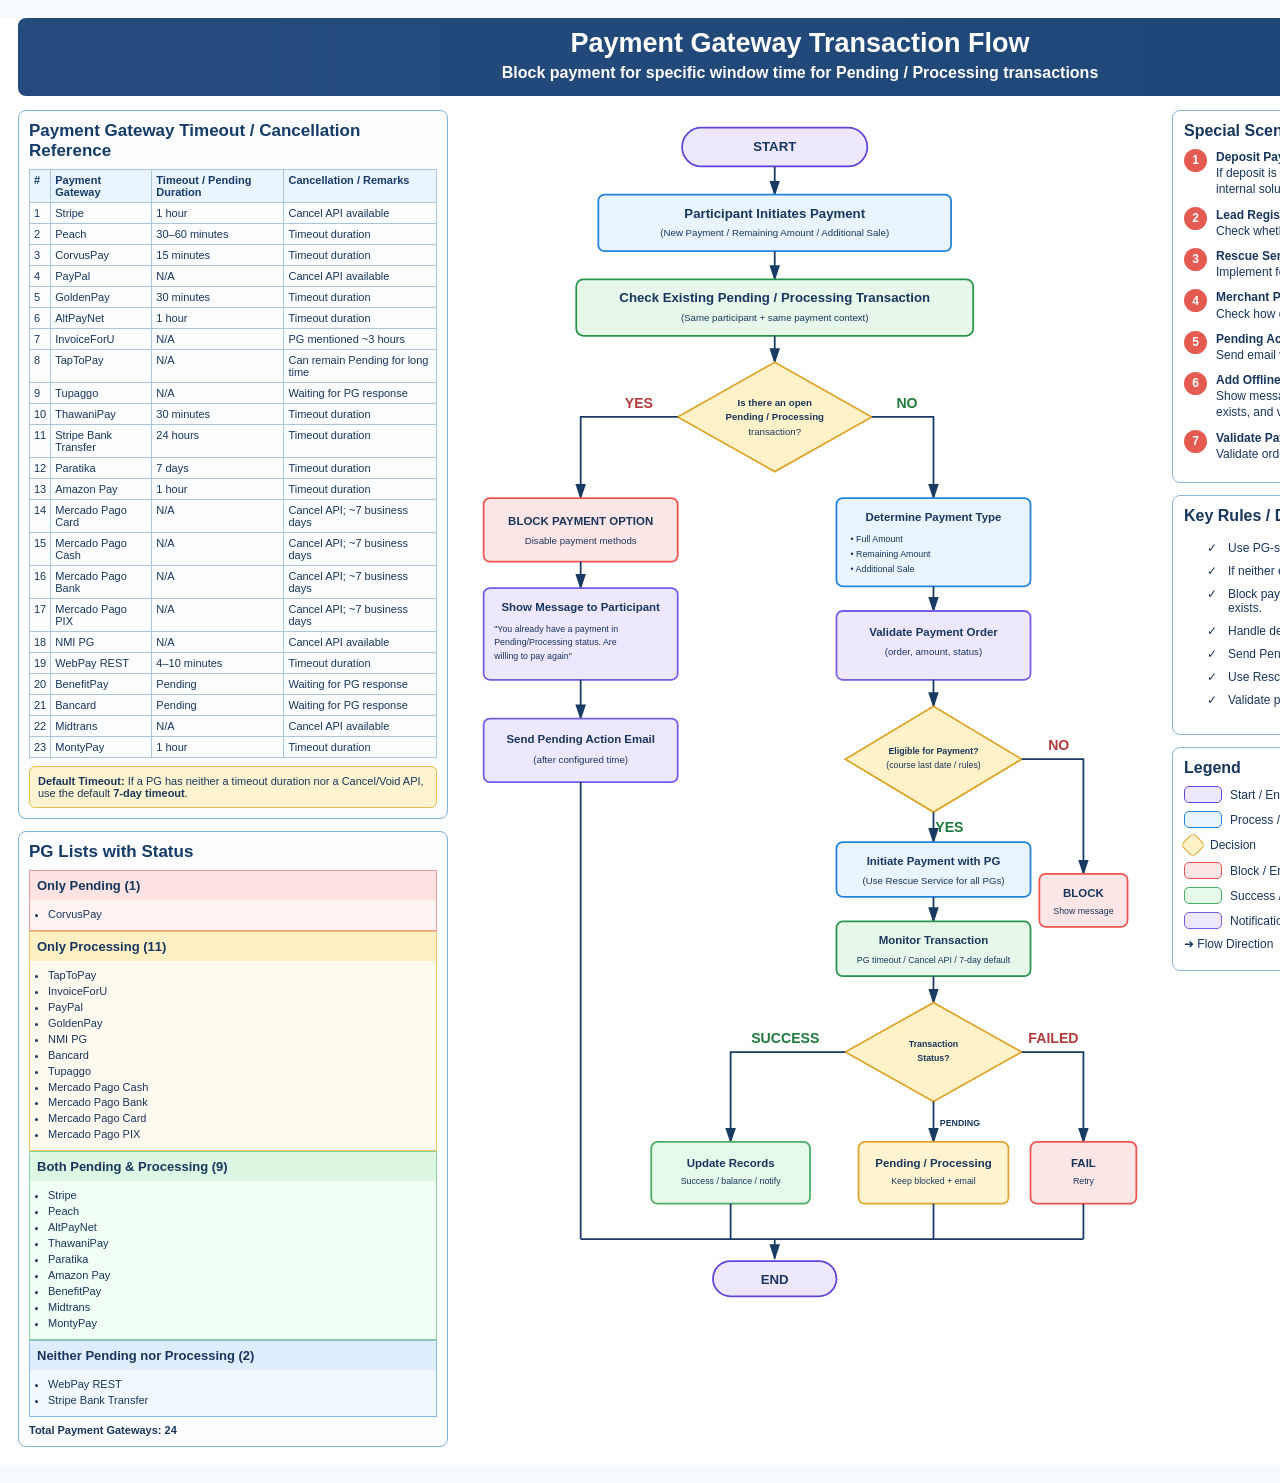
<file: payment_gateway_transaction_flow.html>
<!DOCTYPE html>
<html lang="en">
<head>
<meta charset="UTF-8">
<meta name="viewport" content="width=device-width, initial-scale=1.0">
<title>Payment Gateway Transaction Flow</title>
<style>
*{box-sizing:border-box}
body{margin:0;background:#f7fafc;font-family:Arial,Helvetica,sans-serif;color:#17365d}
.page{width:1600px;margin:18px auto;background:#fff;padding:0 18px 18px}
.header{height:78px;background:linear-gradient(90deg,#244b7c,#1e4677);
color:#fff;border-radius:8px;padding:10px;text-align:center}
.header h1{margin:0;font-size:27px}.header p{margin:5px 0;font-size:16px;font-weight:600}
.layout{display:grid;grid-template-columns:430px 1fr 410px;gap:18px;margin-top:14px;align-items:start}
.panel{border:1px solid #7db4df;border-radius:8px;padding:10px;background:#fbfdff}
.panel h2{font-size:17px;margin:0 0 8px;color:#153b68}
table{width:100%;border-collapse:collapse;font-size:11px}
th{background:#eaf4ff;color:#153b68;text-align:left}
th,td{border:1px solid #a9c6df;padding:4px;vertical-align:top}
.note{margin-top:8px;background:#fff4cf;border:1px solid #e6bf48;border-radius:6px;padding:8px;font-size:11px}
.status{margin-top:12px}.status h3{font-size:13px;margin:0;padding:7px;border-radius:5px 5px 0 0}
.status ul{margin:0;padding:7px 18px;font-size:11px;line-height:1.45}
.s1{border:1px solid #ef9b9b;background:#fff2f2}.s1 h3{background:#ffe2e2}
.s2{border:1px solid #efc45e;background:#fffaf0}.s2 h3{background:#fff0c4}
.s3{border:1px solid #8dd39d;background:#f1fff4}.s3 h3{background:#dcf8e2}
.s4{border:1px solid #86b9e6;background:#f2f8ff}.s4 h3{background:#dfedff}
.total{font-weight:bold;font-size:11px;margin-top:7px}
.center{position:relative}
svg{width:100%;height:auto;display:block}
.right .box{border:1px solid #8bb8dc;border-radius:8px;margin-bottom:12px;padding:11px;background:#fff}
.right .box h3{margin:0 0 9px;font-size:16px}
.action{display:flex;gap:9px;margin:9px 0;font-size:12px;line-height:1.35}
.num{min-width:23px;height:23px;border-radius:50%;background:#e45b52;color:white;font-weight:bold;
display:flex;align-items:center;justify-content:center}
.rules li{font-size:12px;margin:9px 0;list-style:"✓  ";padding-left:4px}
.legend div{font-size:12px;margin:8px 0;display:flex;align-items:center;gap:8px}
.sw{width:38px;height:17px;border:1px solid #777;border-radius:5px;display:inline-block}
.start{background:#eee8ff;border-color:#6245d8}.process{background:#eaf4ff;border-color:#2384dc}
.decision{background:#fff2c8;border-color:#e0a72f;transform:rotate(45deg);width:18px;height:18px}
.block{background:#ffe6e6;border-color:#ef5350}.success{background:#e5fae9;border-color:#4cae65}
.mail{background:#eee8ff;border-color:#745ce6}
@media(max-width:1200px){.page{width:100%}.layout{grid-template-columns:1fr}.panel{overflow:auto}}
</style>
</head>

<body>
<div class="page">

<header class="header">
  <h1>Payment Gateway Transaction Flow</h1>
  <p>Block payment for specific window time for Pending / Processing transactions</p>
</header>

<div class="layout">

<!-- LEFT -->
<section>
<div class="panel">
<h2>Payment Gateway Timeout / Cancellation Reference</h2>
<table>
<thead><tr><th>#</th><th>Payment Gateway</th><th>Timeout / Pending Duration</th><th>Cancellation / Remarks</th></tr></thead>
<tbody>
<tr><td>1</td><td>Stripe</td><td>1 hour</td><td>Cancel API available</td></tr>
<tr><td>2</td><td>Peach</td><td>30–60 minutes</td><td>Timeout duration</td></tr>
<tr><td>3</td><td>CorvusPay</td><td>15 minutes</td><td>Timeout duration</td></tr>
<tr><td>4</td><td>PayPal</td><td>N/A</td><td>Cancel API available</td></tr>
<tr><td>5</td><td>GoldenPay</td><td>30 minutes</td><td>Timeout duration</td></tr>
<tr><td>6</td><td>AltPayNet</td><td>1 hour</td><td>Timeout duration</td></tr>
<tr><td>7</td><td>InvoiceForU</td><td>N/A</td><td>PG mentioned ~3 hours</td></tr>
<tr><td>8</td><td>TapToPay</td><td>N/A</td><td>Can remain Pending for long time</td></tr>
<tr><td>9</td><td>Tupaggo</td><td>N/A</td><td>Waiting for PG response</td></tr>
<tr><td>10</td><td>ThawaniPay</td><td>30 minutes</td><td>Timeout duration</td></tr>
<tr><td>11</td><td>Stripe Bank Transfer</td><td>24 hours</td><td>Timeout duration</td></tr>
<tr><td>12</td><td>Paratika</td><td>7 days</td><td>Timeout duration</td></tr>
<tr><td>13</td><td>Amazon Pay</td><td>1 hour</td><td>Timeout duration</td></tr>
<tr><td>14</td><td>Mercado Pago Card</td><td>N/A</td><td>Cancel API; ~7 business days</td></tr>
<tr><td>15</td><td>Mercado Pago Cash</td><td>N/A</td><td>Cancel API; ~7 business days</td></tr>
<tr><td>16</td><td>Mercado Pago Bank</td><td>N/A</td><td>Cancel API; ~7 business days</td></tr>
<tr><td>17</td><td>Mercado Pago PIX</td><td>N/A</td><td>Cancel API; ~7 business days</td></tr>
<tr><td>18</td><td>NMI PG</td><td>N/A</td><td>Cancel API available</td></tr>
<tr><td>19</td><td>WebPay REST</td><td>4–10 minutes</td><td>Timeout duration</td></tr>
<tr><td>20</td><td>BenefitPay</td><td>Pending</td><td>Waiting for PG response</td></tr>
<tr><td>21</td><td>Bancard</td><td>Pending</td><td>Waiting for PG response</td></tr>
<tr><td>22</td><td>Midtrans</td><td>N/A</td><td>Cancel API available</td></tr>
<tr><td>23</td><td>MontyPay</td><td>1 hour</td><td>Timeout duration</td></tr>
</tbody>
</table>
<div class="note"><b>Default Timeout:</b> If a PG has neither a timeout duration nor a Cancel/Void API, use the default <b>7-day timeout</b>.</div>
</div>

<div class="panel status">
<h2>PG Lists with Status</h2>
<div class="s1"><h3>Only Pending (1)</h3><ul><li>CorvusPay</li></ul></div>
<div class="s2"><h3>Only Processing (11)</h3><ul>
<li>TapToPay</li><li>InvoiceForU</li><li>PayPal</li><li>GoldenPay</li><li>NMI PG</li><li>Bancard</li><li>Tupaggo</li><li>Mercado Pago Cash</li><li>Mercado Pago Bank</li><li>Mercado Pago Card</li><li>Mercado Pago PIX</li>
</ul></div>
<div class="s3"><h3>Both Pending &amp; Processing (9)</h3><ul>
<li>Stripe</li><li>Peach</li><li>AltPayNet</li><li>ThawaniPay</li><li>Paratika</li><li>Amazon Pay</li><li>BenefitPay</li><li>Midtrans</li><li>MontyPay</li>
</ul></div>
<div class="s4"><h3>Neither Pending nor Processing (2)</h3><ul><li>WebPay REST</li><li>Stripe Bank Transfer</li></ul></div>
<div class="total">Total Payment Gateways: 24</div>
</div>
</section>

<!-- CENTER FLOW -->
<section class="center">
<svg viewBox="0 0 780 1420" xmlns="http://www.w3.org/2000/svg" role="img" aria-label="Payment gateway transaction flow">

<defs>
<marker id="arrow" markerWidth="10" markerHeight="10" refX="8" refY="3" orient="auto">
<path d="M0,0 L0,6 L9,3 z" fill="#183b63"/>
</marker>
<style>
.t{font-family:Arial,Helvetica,sans-serif;fill:#17365d}
.title{font-size:15px;font-weight:bold}
.title-sm{font-size:13px;font-weight:bold}
.small{font-size:11px}.tiny{font-size:10px}
.line{stroke:#183b63;stroke-width:2;fill:none;marker-end:url(#arrow)}
.edge{stroke:#183b63;stroke-width:2;fill:none}
.tag{font-weight:bold;fill:#b23b3b}
.tag-y{font-weight:bold;fill:#207a3b}
</style>
</defs>

<!-- ==================== COMMON TOP ==================== -->
<rect x="245" y="20" width="210" height="44" rx="22" fill="#eee8ff" stroke="#6245d8" stroke-width="2"/>
<text x="350" y="47" text-anchor="middle" class="t title">START</text>
<path class="line" d="M350 64V96"/>

<rect x="150" y="96" width="400" height="64" rx="7" fill="#eaf4ff" stroke="#2384dc" stroke-width="2"/>
<text x="350" y="122" text-anchor="middle" class="t title">Participant Initiates Payment</text>
<text x="350" y="143" text-anchor="middle" class="t small">(New Payment / Remaining Amount / Additional Sale)</text>
<path class="line" d="M350 160V192"/>

<rect x="125" y="192" width="450" height="64" rx="8" fill="#e7f8ea" stroke="#29934b" stroke-width="2"/>
<text x="350" y="218" text-anchor="middle" class="t title">Check Existing Pending / Processing Transaction</text>
<text x="350" y="239" text-anchor="middle" class="t small">(Same participant + same payment context)</text>
<path class="line" d="M350 256V286"/>

<polygon points="350,286 460,348 350,410 240,348" fill="#fff2c8" stroke="#dfa52d" stroke-width="2"/>
<text x="350" y="336" text-anchor="middle" class="t small" font-weight="bold">Is there an open</text>
<text x="350" y="352" text-anchor="middle" class="t small" font-weight="bold">Pending / Processing</text>
<text x="350" y="368" text-anchor="middle" class="t small">transaction?</text>

<!-- ==================== LEFT LANE : YES ==================== -->
<path class="edge" d="M240 348H130V438"/>
<path class="line" d="M130 438V440"/>
<text x="196" y="338" text-anchor="middle" class="t tag">YES</text>

<rect x="20" y="440" width="220" height="72" rx="7" fill="#ffe6e6" stroke="#ef5350" stroke-width="2"/>
<text x="130" y="470" text-anchor="middle" class="t title-sm">BLOCK PAYMENT OPTION</text>
<text x="130" y="492" text-anchor="middle" class="t small">Disable payment methods</text>
<path class="line" d="M130 512V542"/>

<rect x="20" y="542" width="220" height="104" rx="7" fill="#eee8ff" stroke="#745ce6" stroke-width="2"/>
<text x="130" y="568" text-anchor="middle" class="t title-sm">Show Message to Participant</text>
<text x="32" y="592" class="t tiny">"You already have a payment in</text>
<text x="32" y="607" class="t tiny">Pending/Processing status. Are</text>
<text x="32" y="622" class="t tiny">willing to pay again"</text>
<path class="line" d="M130 646V690"/>

<rect x="20" y="690" width="220" height="72" rx="7" fill="#eee8ff" stroke="#745ce6" stroke-width="2"/>
<text x="130" y="718" text-anchor="middle" class="t title-sm">Send Pending Action Email</text>
<text x="130" y="740" text-anchor="middle" class="t small">(after configured time)</text>

<!-- left lane down the far left, then along the bus to END -->
<path class="edge" d="M130 762V1280"/>

<!-- ==================== RIGHT LANE : NO ==================== -->
<path class="edge" d="M460 348H530V438"/>
<path class="line" d="M530 438V440"/>
<text x="500" y="338" text-anchor="middle" class="t tag-y">NO</text>

<rect x="420" y="440" width="220" height="100" rx="7" fill="#eaf4ff" stroke="#2384dc" stroke-width="2"/>
<text x="530" y="466" text-anchor="middle" class="t title-sm">Determine Payment Type</text>
<text x="436" y="490" class="t tiny">• Full Amount</text>
<text x="436" y="507" class="t tiny">• Remaining Amount</text>
<text x="436" y="524" class="t tiny">• Additional Sale</text>
<path class="line" d="M530 540V568"/>

<rect x="420" y="568" width="220" height="78" rx="7" fill="#eee8ff" stroke="#745ce6" stroke-width="2"/>
<text x="530" y="596" text-anchor="middle" class="t title-sm">Validate Payment Order</text>
<text x="530" y="618" text-anchor="middle" class="t small">(order, amount, status)</text>
<path class="line" d="M530 646V676"/>

<polygon points="530,676 630,736 530,796 430,736" fill="#fff2c8" stroke="#dfa52d" stroke-width="2"/>
<text x="530" y="730" text-anchor="middle" class="t tiny" font-weight="bold">Eligible for Payment?</text>
<text x="530" y="746" text-anchor="middle" class="t tiny">(course last date / rules)</text>

<!-- ineligible branch to the right -->
<path class="edge" d="M630 736H700V864"/>
<path class="line" d="M700 864V866"/>
<text x="672" y="726" text-anchor="middle" class="t tag">NO</text>
<rect x="650" y="866" width="100" height="60" rx="7" fill="#ffe6e6" stroke="#ef5350" stroke-width="2"/>
<text x="700" y="892" text-anchor="middle" class="t title-sm">BLOCK</text>
<text x="700" y="911" text-anchor="middle" class="t tiny">Show message</text>

<!-- eligible continuation -->
<path class="line" d="M530 796V830"/>
<text x="548" y="818" text-anchor="middle" class="t tag-y">YES</text>
<rect x="420" y="830" width="220" height="62" rx="7" fill="#eaf4ff" stroke="#2384dc" stroke-width="2"/>
<text x="530" y="856" text-anchor="middle" class="t title-sm">Initiate Payment with PG</text>
<text x="530" y="877" text-anchor="middle" class="t small">(Use Rescue Service for all PGs)</text>
<path class="line" d="M530 892V920"/>

<rect x="420" y="920" width="220" height="62" rx="7" fill="#e7f8ea" stroke="#29934b" stroke-width="2"/>
<text x="530" y="946" text-anchor="middle" class="t title-sm">Monitor Transaction</text>
<text x="530" y="967" text-anchor="middle" class="t tiny">PG timeout / Cancel API / 7-day default</text>
<path class="line" d="M530 982V1012"/>

<polygon points="530,1012 630,1068 530,1124 430,1068" fill="#fff2c8" stroke="#dfa52d" stroke-width="2"/>
<text x="530" y="1062" text-anchor="middle" class="t tiny" font-weight="bold">Transaction</text>
<text x="530" y="1078" text-anchor="middle" class="t tiny" font-weight="bold">Status?</text>

<!-- ==================== OUTCOMES ==================== -->
<!-- SUCCESS -> left outcome -->
<path class="edge" d="M430 1068H300V1168"/>
<path class="line" d="M300 1168V1170"/>
<text x="362" y="1058" text-anchor="middle" class="t tag-y">SUCCESS</text>
<rect x="210" y="1170" width="180" height="70" rx="7" fill="#e5fae9" stroke="#4cae65" stroke-width="2"/>
<text x="300" y="1198" text-anchor="middle" class="t title-sm">Update Records</text>
<text x="300" y="1218" text-anchor="middle" class="t tiny">Success / balance / notify</text>

<!-- PENDING -> center outcome -->
<path class="line" d="M530 1124V1170"/>
<text x="560" y="1152" text-anchor="middle" class="t tiny" font-weight="bold">PENDING</text>
<rect x="445" y="1170" width="170" height="70" rx="7" fill="#fff4cf" stroke="#dfa52d" stroke-width="2"/>
<text x="530" y="1198" text-anchor="middle" class="t title-sm">Pending / Processing</text>
<text x="530" y="1218" text-anchor="middle" class="t tiny">Keep blocked + email</text>

<!-- FAIL -> right outcome -->
<path class="edge" d="M630 1068H700V1168"/>
<path class="line" d="M700 1168V1170"/>
<text x="666" y="1058" text-anchor="middle" class="t tag">FAILED</text>
<rect x="640" y="1170" width="120" height="70" rx="7" fill="#ffe6e6" stroke="#ef5350" stroke-width="2"/>
<text x="700" y="1198" text-anchor="middle" class="t title-sm">FAIL</text>
<text x="700" y="1218" text-anchor="middle" class="t tiny">Retry</text>

<!-- ==================== MERGE BUS -> END ==================== -->
<path class="edge" d="M300 1240V1280"/>
<path class="edge" d="M530 1240V1280"/>
<path class="edge" d="M700 1240V1280"/>
<path class="edge" d="M130 1280H700"/>
<path class="line" d="M350 1280V1302"/>

<rect x="280" y="1305" width="140" height="40" rx="20" fill="#eee8ff" stroke="#6245d8" stroke-width="2"/>
<text x="350" y="1331" text-anchor="middle" class="t title">END</text>

</svg>
</section>

<!-- RIGHT -->
<section class="right">
<div class="box">
<h3>Special Scenarios &amp; MOM Actions</h3>
<div class="action"><span class="num">1</span><div><b>Deposit Payment</b><br>If deposit is paid and remaining amount is pending, define an internal solution.</div></div>
<div class="action"><span class="num">2</span><div><b>Lead Registration</b><br>Check whether Pending Action Mail is sent after a configured time.</div></div>
<div class="action"><span class="num">3</span><div><b>Rescue Service (CAPS)</b><br>Implement for all Payment Gateways.</div></div>
<div class="action"><span class="num">4</span><div><b>Merchant Practices</b><br>Check how other merchants handle pending transactions.</div></div>
<div class="action"><span class="num">5</span><div><b>Pending Action Email</b><br>Send email when there is an open pending transaction.</div></div>
<div class="action"><span class="num">6</span><div><b>Add Offline Payment</b><br>Show message when a pending/processing online transaction exists, and vice versa.</div></div>
<div class="action"><span class="num">7</span><div><b>Validate Payment Order</b><br>Validate order before confirming transactions.</div></div>
</div>

<div class="box rules">
<h3>Key Rules / Decision Points</h3>
<ul>
<li>Use PG-specific timeout duration or Cancel API.</li>
<li>If neither exists, use 7-day default timeout.</li>
<li>Block payment when an open Pending / Processing transaction exists.</li>
<li>Handle deposit, remaining amount and additional sale flows.</li>
<li>Send Pending Action Email for configured cases.</li>
<li>Use Rescue Service for all PGs.</li>
<li>Validate payment order before confirming transaction.</li>
</ul>
</div>

<div class="box legend">
<h3>Legend</h3>
<div><span class="sw start"></span> Start / End</div>
<div><span class="sw process"></span> Process / Action</div>
<div><span class="sw decision"></span> Decision</div>
<div><span class="sw block"></span> Block / Error</div>
<div><span class="sw success"></span> Success / Update</div>
<div><span class="sw mail"></span> Notification / Email</div>
<div>➜ Flow Direction</div>
</div>
</section>

</div>
</div>
</body>
</html>
</file>
<file: style.css>
/* ==========================================================================
   Payment Gateway Transaction Flow — stylesheet
   Plain CSS only. No frameworks, no external dependencies.
   Desktop layout is preserved exactly; media queries below make the page
   responsive on narrower screens.
   ========================================================================== */

/* ---------- Base / reset ---------- */
* {
  box-sizing: border-box;
}

body {
  margin: 0;
  background: #f7fafc;
  font-family: Arial, Helvetica, sans-serif;
  color: #17365d;
}

/* Desktop canvas, centred; shrinks to fit narrower screens instead of
   overflowing the viewport and clipping content off the right edge. */
.page {
  width: 100%;
  max-width: 1600px;
  margin: 18px auto;
  background: #fff;
  padding: 0 18px 18px;
}

/* ---------- Header ---------- */
.header {
  height: 78px;
  background: linear-gradient(90deg, #244b7c, #1e4677);
  color: #fff;
  border-radius: 8px;
  padding: 10px;
  text-align: center;
}

.header h1 {
  margin: 0;
  font-size: 27px;
}

.header p {
  margin: 5px 0;
  font-size: 16px;
  font-weight: 600;
}

/* ---------- Three-column layout ---------- */
.layout {
  display: grid;
  grid-template-columns: 430px 1fr 410px;
  gap: 18px;
  margin-top: 14px;
  align-items: start;
}

/* ---------- Panels (left column) ---------- */
.panel {
  border: 1px solid #7db4df;
  border-radius: 8px;
  padding: 10px;
  background: #fbfdff;
}

.panel h2 {
  font-size: 17px;
  margin: 0 0 8px;
  color: #153b68;
}

/* ---------- Reference table ---------- */
table {
  width: 100%;
  border-collapse: collapse;
  font-size: 11px;
}

th {
  background: #eaf4ff;
  color: #153b68;
  text-align: left;
}

th,
td {
  border: 1px solid #a9c6df;
  padding: 4px;
  vertical-align: top;
}

/* Callout note under the table */
.note {
  margin-top: 8px;
  background: #fff4cf;
  border: 1px solid #e6bf48;
  border-radius: 6px;
  padding: 8px;
  font-size: 11px;
}

/* ---------- Status list (left column) ---------- */
.status {
  margin-top: 12px;
}

.status h3 {
  font-size: 13px;
  margin: 0;
  padding: 7px;
  border-radius: 5px 5px 0 0;
}

.status ul {
  margin: 0;
  padding: 7px 18px;
  font-size: 11px;
  line-height: 1.45;
}

/* Status colour themes */
.s1 {
  border: 1px solid #ef9b9b;
  background: #fff2f2;
}
.s1 h3 {
  background: #ffe2e2;
}

.s2 {
  border: 1px solid #efc45e;
  background: #fffaf0;
}
.s2 h3 {
  background: #fff0c4;
}

.s3 {
  border: 1px solid #8dd39d;
  background: #f1fff4;
}
.s3 h3 {
  background: #dcf8e2;
}

.s4 {
  border: 1px solid #86b9e6;
  background: #f2f8ff;
}
.s4 h3 {
  background: #dfedff;
}

.total {
  font-weight: bold;
  font-size: 11px;
  margin-top: 7px;
}

/* ---------- Center flowchart ---------- */
.center {
  position: relative;
}

svg {
  width: 100%;
  height: auto;
  display: block;
}

/* Wrapping note text inside the flowchart.
   SVG <text> never wraps, so longer labels live in <foreignObject> and are
   wrapped by CSS instead of spilling out over the shapes next to them. */
.flow-note {
  font: 9px/1.25 Arial, Helvetica, sans-serif;
  color: #17365d;
  text-align: center;
  overflow-wrap: break-word;
}

.flow-note-left {
  text-align: left;
}

.flow-note-md {
  font-size: 11px;
}

/* ---------- Right column boxes ---------- */
.right .box {
  border: 1px solid #8bb8dc;
  border-radius: 8px;
  margin-bottom: 12px;
  padding: 11px;
  background: #fff;
}

.right .box h3 {
  margin: 0 0 9px;
  font-size: 16px;
}

/* Numbered MOM actions */
.action {
  display: flex;
  gap: 9px;
  margin: 9px 0;
  font-size: 12px;
  line-height: 1.35;
}

.num {
  min-width: 23px;
  height: 23px;
  border-radius: 50%;
  background: #e45b52;
  color: white;
  font-weight: bold;
  display: flex;
  align-items: center;
  justify-content: center;
}

/* Key rules list */
.rules li {
  font-size: 12px;
  margin: 9px 0;
  list-style: "✓  ";
  padding-left: 4px;
}

/* Legend swatches */
.legend div {
  font-size: 12px;
  margin: 8px 0;
  display: flex;
  align-items: center;
  gap: 8px;
}

.sw {
  width: 38px;
  height: 17px;
  border: 1px solid #777;
  border-radius: 5px;
  display: inline-block;
}

.legend .start {
  background: #eee8ff;
  border-color: #6245d8;
}
.legend .process {
  background: #eaf4ff;
  border-color: #2384dc;
}
.legend .decision {
  background: #fff2c8;
  border-color: #e0a72f;
  transform: rotate(45deg);
  width: 18px;
  height: 18px;
}
.legend .block {
  background: #ffe6e6;
  border-color: #ef5350;
}
.legend .success {
  background: #e5fae9;
  border-color: #4cae65;
}
.legend .mail {
  background: #eee8ff;
  border-color: #745ce6;
}

/* ---------- Rescue Service flow (second diagram, below the layout) ---------- */
.rescue {
  margin-top: 26px;
  border: 1px solid #7db4df;
  border-radius: 8px;
  padding: 14px 18px 18px;
  background: #fbfdff;
}

.rescue h2 {
  margin: 0 0 6px;
  font-size: 20px;
  color: #153b68;
}

.rescue svg {
  max-width: 1100px;
  margin: 0 auto;
}

/* Text and connectors for the rescue flowchart. The "rs-" prefix keeps these
   rules from touching the original diagram's .t / .line / .title classes. */
.rs-t {
  font-family: Arial, Helvetica, sans-serif;
  fill: #17365d;
}

.rs-title {
  font-size: 15px;
  font-weight: bold;
}

.rs-sub {
  font-size: 12px;
}

.rs-group-label {
  font-size: 13px;
  font-weight: bold;
  fill: #4b6076;
}

.rs-tag {
  font-size: 12px;
  font-weight: bold;
  fill: #b23b3b;
}

.rs-tag-y {
  font-size: 12px;
  font-weight: bold;
  fill: #207a3b;
}

.rs-tag-id {
  font-size: 11px;
  font-weight: bold;
  fill: #4b6076;
}

.rs-line {
  stroke: #183b63;
  stroke-width: 2;
  fill: none;
  marker-end: url(#rs-arrow);
}

.rs-edge {
  stroke: #183b63;
  stroke-width: 2;
  fill: none;
}

/* Descriptive notes wrap in HTML (SVG <text> cannot wrap). */
.rs-note {
  display: flex;
  align-items: center;
  justify-content: center;
  height: 100%;
  font: 11px/1.3 Arial, Helvetica, sans-serif;
  color: #17365d;
  text-align: center;
  overflow-wrap: break-word;
}

/* Node-type legend under the rescue diagram. */
.rs-legend {
  display: flex;
  flex-wrap: wrap;
  gap: 8px 20px;
  margin: 16px auto 0;
  max-width: 1100px;
  font-size: 12px;
}

.rs-legend span {
  display: flex;
  align-items: center;
  gap: 7px;
}

.rs-sw {
  width: 26px;
  height: 16px;
  border: 2px solid #777;
  border-radius: 4px;
  display: inline-block;
}

.rs-sw.rs-cron {
  background: #e0f7f6;
  border-color: #12909b;
}
.rs-sw.rs-be {
  background: #eaf4ff;
  border-color: #2384dc;
}
.rs-sw.rs-rescue {
  background: #fdeaf7;
  border-color: #c0399b;
}
.rs-sw.rs-pg {
  background: #e7f8ea;
  border-color: #29934b;
}
.rs-sw.rs-bx {
  background: #ffeede;
  border-color: #e07a2f;
}
.rs-sw.rs-db {
  background: #dfedff;
  border-color: #2f6fb5;
}
.rs-sw.rs-email {
  background: #eee8ff;
  border-color: #745ce6;
}
.rs-sw.rs-user {
  background: #fffbe0;
  border-color: #c69a12;
}
.rs-sw.rs-decision {
  background: #fff2c8;
  border-color: #dfa52d;
}
.rs-sw.rs-end {
  background: #eee8ff;
  border-color: #6245d8;
}

/* ---------- Responsive ---------- */
/* Stack the three columns and let the SVG scale fluidly. */
@media (max-width: 1200px) {
  .page {
    width: 100%;
  }
  .layout {
    grid-template-columns: 1fr;
  }
  .panel {
    overflow: auto;
  }
}

/* Small screens: trim header type and page gutters without changing layout. */
@media (max-width: 600px) {
  .page {
    padding: 0 10px 10px;
  }
  .header {
    height: auto;
  }
  .header h1 {
    font-size: 20px;
  }
  .header p {
    font-size: 13px;
  }
}
</file>
